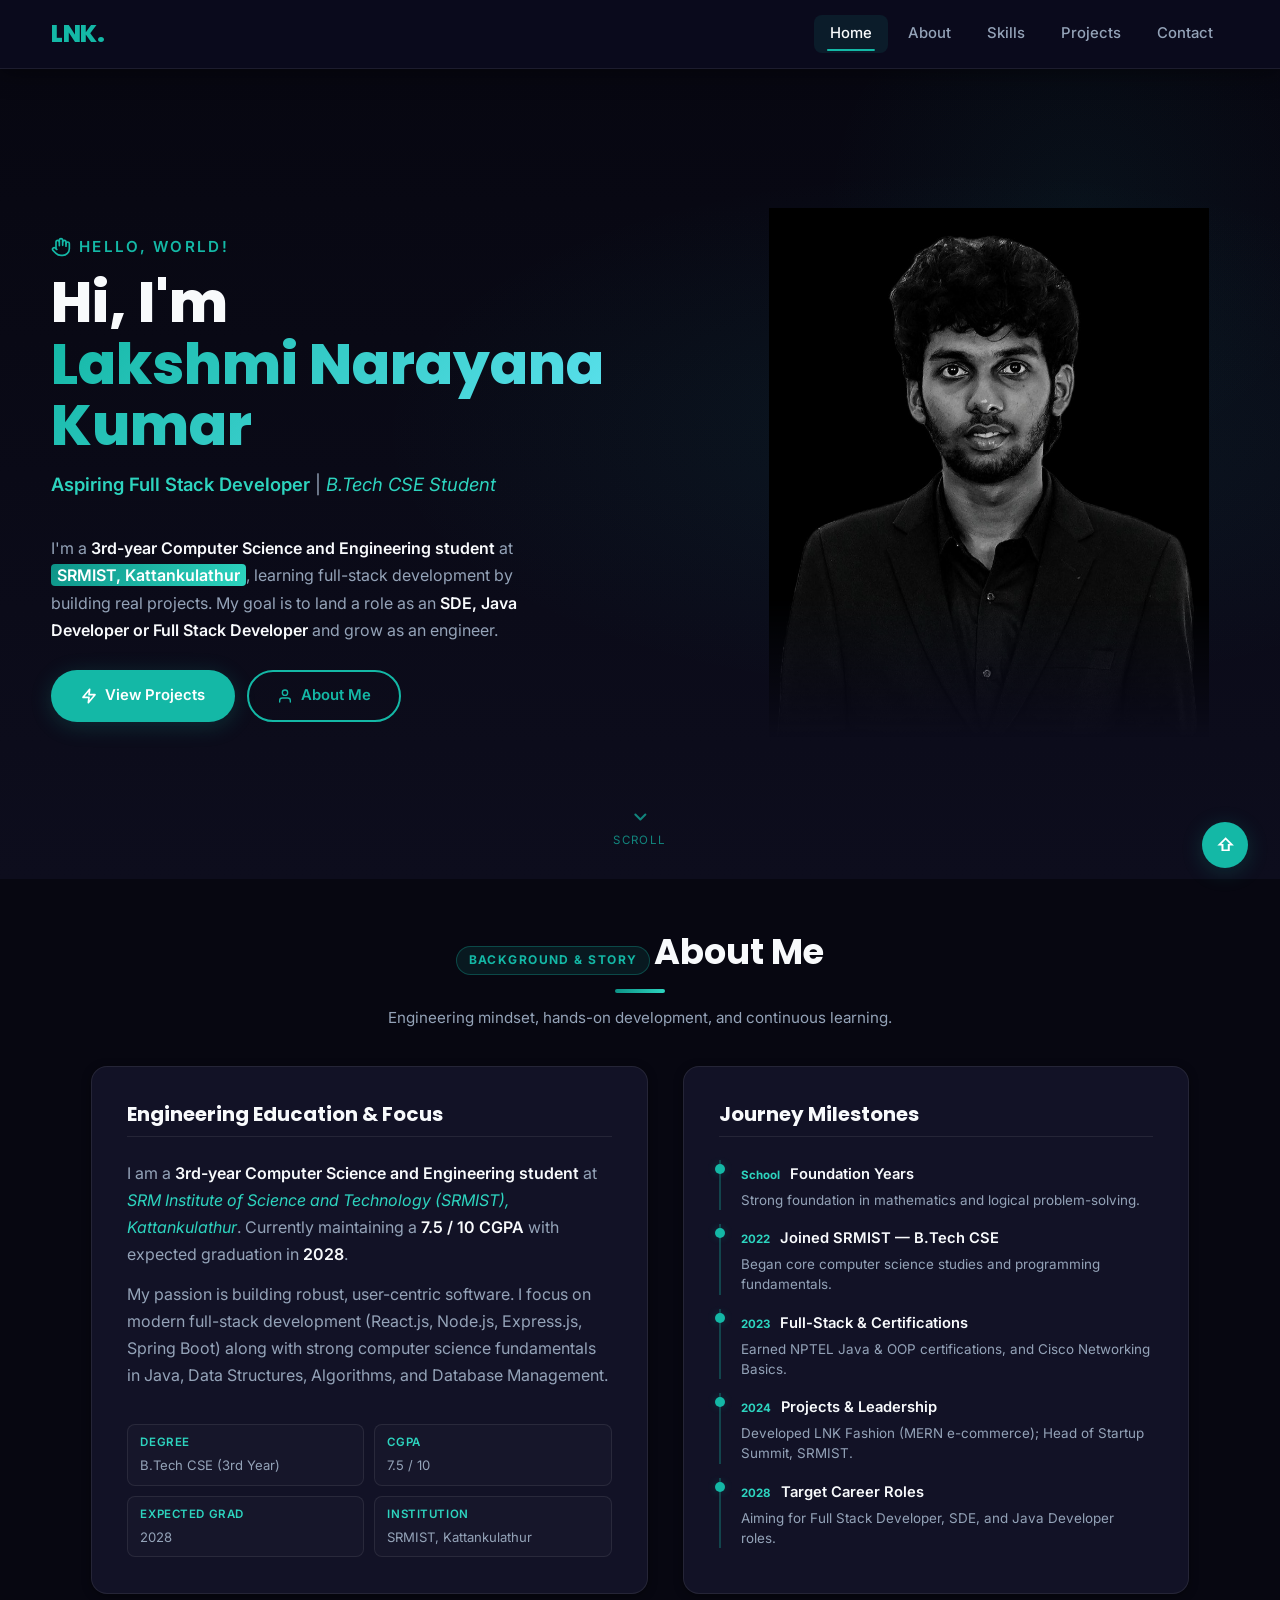
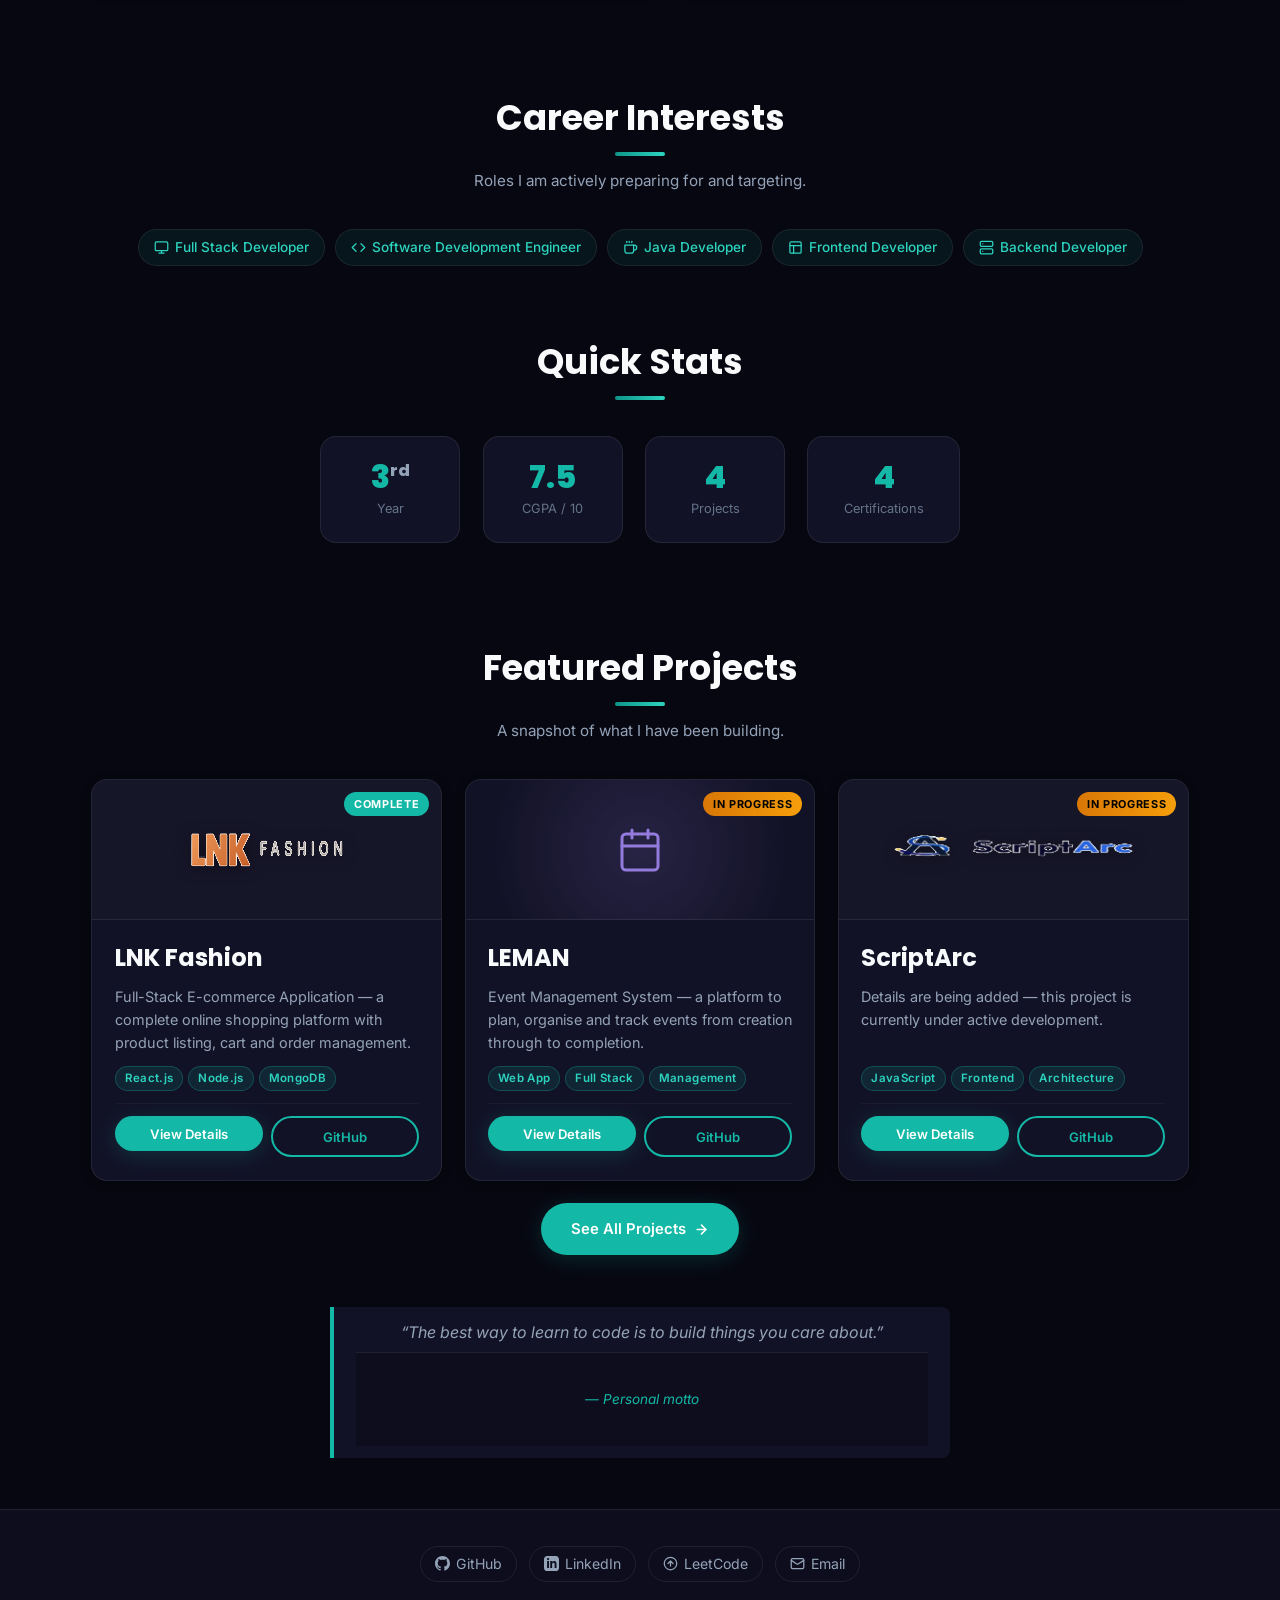
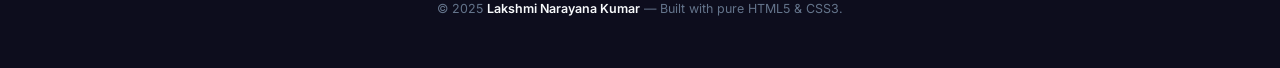
<file: index.html>
<!DOCTYPE html>
<!-- Topic 1: HTML Structure - DOCTYPE declaration -->
<html lang="en">
<head>
  <!-- Topic 1: HTML Structure - meta charset, viewport, title -->
  <meta charset="UTF-8" />
  <meta name="viewport" content="width=device-width, initial-scale=1.0" />
  <meta name="description" content="Lakshmi Narayana Kumar - B.Tech CSE student at SRMIST, aspiring Full Stack Developer." />
  <title>Lakshmi Narayana Kumar | Portfolio</title>
  <!-- Topic 6: Colors, Fonts - Google Fonts loaded via CSS @import in stylesheet -->
  <link rel="stylesheet" href="css/style.css" />
</head>

<body id="top">

  <!-- Scroll progress bar (cinematic upgrade) -->
  <div class="scroll-progress-bar" id="scrollBar" aria-hidden="true"></div>

  <!-- ============================================================
       Topic 1: HTML Structure - semantic <header> element
       Topic 9: Navigation Bar - sticky, Flexbox, hover, active state
       ============================================================ -->
  <header>
    <nav class="navbar" role="navigation" aria-label="Main navigation">
      <a href="index.html" class="nav-logo">LNK.</a>
      <!-- Topic 10: CSS Layouts - Flexbox nav list -->
      <ul class="nav-links">
        <li><a href="index.html"    class="active" aria-current="page">Home</a></li>
        <li><a href="about.html">About</a></li>
        <li><a href="skills.html">Skills</a></li>
        <li><a href="projects.html">Projects</a></li>
        <li><a href="contact.html">Contact</a></li>
      </ul>
    </nav>
  </header>

  <!-- Topic 1: HTML Structure - semantic <main> -->
  <main>

    <!-- ============================================================
         Topic 10: CSS Layouts - Hero section (Flexbox)
         Topic 6: Colors, Fonts - gradient hero background
         Topic 13: CSS Animations - fade-in heading, floating photo
         Topic 5: Images & Multimedia - profile photo, round + framed
         Topic 8: Alignment - text left / photo right on desktop
         ============================================================ -->
    <section class="hero" aria-label="Hero introduction">

      <!-- Left: text -->
      <div class="hero-text">

        <!-- Topic 2: Headings - greeting with inline SVG wave icon -->
        <span class="hero-greeting">
          <!-- SVG: hand wave icon -->
          <svg xmlns="http://www.w3.org/2000/svg" viewBox="0 0 24 24" fill="none"
               stroke="currentColor" stroke-width="2" stroke-linecap="round"
               stroke-linejoin="round" width="20" height="20" aria-hidden="true">
            <path d="M18 11V6a2 2 0 0 0-2-2v0a2 2 0 0 0-2 2v0"/>
            <path d="M14 10V4a2 2 0 0 0-2-2v0a2 2 0 0 0-2 2v2"/>
            <path d="M10 10.5V6a2 2 0 0 0-2-2v0a2 2 0 0 0-2 2v8"/>
            <path d="M18 8a2 2 0 1 1 4 0v6a8 8 0 0 1-8 8h-2c-2.8 0-4.5-.86-5.99-2.34l-3.6-3.6a2 2 0 0 1 2.83-2.82L7 15"/>
          </svg>
          Hello, World!
        </span>

        <!-- Topic 2: Headings - h1 main title -->
        <h1 class="hero-title">
          Hi, I&#39;m
          <!-- Topic 13: CSS Animations - name highlight fades in -->
          <span class="name-hl">Lakshmi Narayana Kumar</span>
        </h1>

        <!-- Topic 2: Text Formatting - <em> inside role line -->
        <p class="hero-role">
          <span>Aspiring Full Stack Developer</span>
          &#124; <em>B.Tech CSE Student</em>
        </p>

        <!-- Topic 2: Text Formatting - <strong>, <mark> in bio -->
        <p style="color:var(--text-secondary); max-width:500px; margin-bottom:1.6rem;">
          I&#39;m a <strong>3rd-year Computer Science and Engineering student</strong>
          at <mark>SRMIST, Kattankulathur</mark>, learning full-stack
          development by building real projects. My goal is to land a role as
          an <strong>SDE, Java Developer or Full Stack Developer</strong> and
          grow as an engineer.
        </p>

        <!-- Topic 4: Links - internal links styled as buttons -->
        <div class="hero-buttons">
          <!-- View Projects button with arrow icon -->
          <a href="projects.html" class="btn btn-primary">
            <svg xmlns="http://www.w3.org/2000/svg" viewBox="0 0 24 24" fill="none"
                 stroke="currentColor" stroke-width="2.5" stroke-linecap="round"
                 stroke-linejoin="round" width="16" height="16" aria-hidden="true">
              <polygon points="13 2 3 14 12 14 11 22 21 10 12 10 13 2"/>
            </svg>
            View Projects
          </a>
          <!-- About Me button with user profile icon -->
          <a href="#about" class="btn btn-outline">
            <svg xmlns="http://www.w3.org/2000/svg" viewBox="0 0 24 24" fill="none"
                 stroke="currentColor" stroke-width="2" stroke-linecap="round"
                 stroke-linejoin="round" width="16" height="16" aria-hidden="true">
              <path d="M20 21v-2a4 4 0 0 0-4-4H8a4 4 0 0 0-4 4v2"/>
              <circle cx="12" cy="7" r="4"/>
            </svg>
            About Me
          </a>
        </div>
      </div>

      <!-- Right: professional studio portrait (40-45% width, no circular frame, natural blend) -->
      <!-- Topic 5: Images & Multimedia -->
      <div class="hero-photo" id="hero-photo-wrap" aria-label="Profile portrait">
        <div class="portrait-frame">
          <img
            src="images/profile.jpg"
            alt="Lakshmi Narayana Kumar - portrait"
            class="portrait-img"
            id="hero-portrait"
            width="830"
            height="1024"
          />
        </div>
      </div>

      <!-- Scroll down hint -->
      <div class="scroll-hint" aria-hidden="true">
        <svg xmlns="http://www.w3.org/2000/svg" viewBox="0 0 24 24" fill="none"
             stroke="currentColor" stroke-width="2.5" stroke-linecap="round"
             stroke-linejoin="round">
          <polyline points="6 9 12 15 18 9"/>
        </svg>
        scroll
      </div>

    </section><!-- end .hero -->

    <!-- ============================================================
         About Me - Storytelling Section (Revealed on Scroll)
         Verified Education, Details & Milestones
         ============================================================ -->
    <section class="section reveal" id="about" aria-labelledby="about-heading">
      <div class="section-title">
        <span class="eyebrow-tag">Background &amp; Story</span>
        <h2 id="about-heading">About Me</h2>
        <span class="title-bar"></span>
        <p>Engineering mindset, hands-on development, and continuous learning.</p>
      </div>

      <div class="about-story-grid">
        <div class="about-story-card">
          <h3>Engineering Education &amp; Focus</h3>
          <p>
            I am a <strong>3rd-year Computer Science and Engineering student</strong>
            at <em>SRM Institute of Science and Technology (SRMIST), Kattankulathur</em>.
            Currently maintaining a <strong>7.5 / 10 CGPA</strong> with expected graduation in <strong>2028</strong>.
          </p>
          <p>
            My passion is building robust, user-centric software. I focus on modern full-stack development
            (React.js, Node.js, Express.js, Spring Boot) along with strong computer science fundamentals
            in Java, Data Structures, Algorithms, and Database Management.
          </p>
          <div class="edu-pills">
            <div class="edu-pill">
              <strong>Degree</strong>
              B.Tech CSE (3rd Year)
            </div>
            <div class="edu-pill">
              <strong>CGPA</strong>
              7.5 / 10
            </div>
            <div class="edu-pill">
              <strong>Expected Grad</strong>
              2028
            </div>
            <div class="edu-pill">
              <strong>Institution</strong>
              SRMIST, Kattankulathur
            </div>
          </div>
        </div>

        <div class="about-timeline-card">
          <h3>Journey Milestones</h3>
          <div class="mini-timeline">
            <div class="mini-tl-item">
              <span class="mini-tl-year">School</span>
              <strong>Foundation Years</strong>
              <p>Strong foundation in mathematics and logical problem-solving.</p>
            </div>
            <div class="mini-tl-item">
              <span class="mini-tl-year">2022</span>
              <strong>Joined SRMIST &mdash; B.Tech CSE</strong>
              <p>Began core computer science studies and programming fundamentals.</p>
            </div>
            <div class="mini-tl-item">
              <span class="mini-tl-year">2023</span>
              <strong>Full-Stack &amp; Certifications</strong>
              <p>Earned NPTEL Java &amp; OOP certifications, and Cisco Networking Basics.</p>
            </div>
            <div class="mini-tl-item">
              <span class="mini-tl-year">2024</span>
              <strong>Projects &amp; Leadership</strong>
              <p>Developed LNK Fashion (MERN e-commerce); Head of Startup Summit, SRMIST.</p>
            </div>
            <div class="mini-tl-item">
              <span class="mini-tl-year">2028</span>
              <strong>Target Career Roles</strong>
              <p>Aiming for Full Stack Developer, SDE, and Java Developer roles.</p>
            </div>
          </div>
        </div>
      </div>
    </section>

    <!-- ============================================================
         Career Interests - chips row
         Topic 10: CSS Layouts - Flexbox chip row
         Topic 2: Headings - h2
         ============================================================ -->
    <section class="section" aria-labelledby="interests-heading">      <div class="section-title">
        <h2 id="interests-heading">Career Interests</h2>
        <span class="title-bar"></span>
        <p>Roles I am actively preparing for and targeting.</p>
      </div>

      <!-- Topic 10: Flexbox chip layout -->
      <div class="chips-wrap" style="justify-content:center;">

        <span class="chip chip-anim" style="animation-delay:0.1s;">
          <!-- monitor icon -->
          <svg xmlns="http://www.w3.org/2000/svg" viewBox="0 0 24 24" fill="none"
               stroke="currentColor" stroke-width="2" stroke-linecap="round"
               stroke-linejoin="round" aria-hidden="true">
            <rect x="2" y="3" width="20" height="14" rx="2"/>
            <path d="M8 21h8M12 17v4"/>
          </svg>
          Full Stack Developer
        </span>

        <span class="chip chip-anim" style="animation-delay:0.2s;">
          <!-- code icon -->
          <svg xmlns="http://www.w3.org/2000/svg" viewBox="0 0 24 24" fill="none"
               stroke="currentColor" stroke-width="2" stroke-linecap="round"
               stroke-linejoin="round" aria-hidden="true">
            <polyline points="16 18 22 12 16 6"/>
            <polyline points="8 6 2 12 8 18"/>
          </svg>
          Software Development Engineer
        </span>

        <span class="chip chip-anim" style="animation-delay:0.3s;">
          <!-- coffee icon (Java) -->
          <svg xmlns="http://www.w3.org/2000/svg" viewBox="0 0 24 24" fill="none"
               stroke="currentColor" stroke-width="2" stroke-linecap="round"
               stroke-linejoin="round" aria-hidden="true">
            <path d="M17 8h1a4 4 0 1 1 0 8h-1"/>
            <path d="M3 8h14v9a4 4 0 0 1-4 4H7a4 4 0 0 1-4-4V8z"/>
            <line x1="6" y1="2" x2="6" y2="4"/>
            <line x1="10" y1="2" x2="10" y2="4"/>
            <line x1="14" y1="2" x2="14" y2="4"/>
          </svg>
          Java Developer
        </span>

        <span class="chip chip-anim" style="animation-delay:0.4s;">
          <!-- layout icon -->
          <svg xmlns="http://www.w3.org/2000/svg" viewBox="0 0 24 24" fill="none"
               stroke="currentColor" stroke-width="2" stroke-linecap="round"
               stroke-linejoin="round" aria-hidden="true">
            <rect x="3" y="3" width="18" height="18" rx="2"/>
            <path d="M3 9h18M9 21V9"/>
          </svg>
          Frontend Developer
        </span>

        <span class="chip chip-anim" style="animation-delay:0.5s;">
          <!-- server icon -->
          <svg xmlns="http://www.w3.org/2000/svg" viewBox="0 0 24 24" fill="none"
               stroke="currentColor" stroke-width="2" stroke-linecap="round"
               stroke-linejoin="round" aria-hidden="true">
            <rect x="2" y="2" width="20" height="8" rx="2"/>
            <rect x="2" y="14" width="20" height="8" rx="2"/>
            <line x1="6" y1="6" x2="6.01" y2="6"/>
            <line x1="6" y1="18" x2="6.01" y2="18"/>
          </svg>
          Backend Developer
        </span>

      </div>
    </section>

    <!-- ============================================================
         Quick Stats tiles
         Topic 10: Flexbox tiles row
         Topic 2: Text Formatting - <sup> inside CGPA label
         ============================================================ -->
    <section class="section" aria-labelledby="stats-heading" style="padding-top:0;">
      <div class="section-title">
        <h2 id="stats-heading">Quick Stats</h2>
        <span class="title-bar"></span>
      </div>

      <!-- Topic 10: Flexbox stats row -->
      <div class="stats-row">
        <div class="stat-tile">
          <!-- Topic 2: Text Formatting - <sup> -->
          <span class="num">3<sup style="font-size:1rem;">rd</sup></span>
          <span class="lbl">Year</span>
        </div>
        <div class="stat-tile">
          <span class="num">7.5</span>
          <span class="lbl">CGPA / 10</span>
        </div>
        <div class="stat-tile">
          <span class="num">4</span>
          <span class="lbl">Projects</span>
        </div>
        <div class="stat-tile">
          <span class="num">4</span>
          <span class="lbl">Certifications</span>
        </div>
      </div>
    </section>

    <!-- ============================================================
         Featured Projects preview
         Topic 10: CSS Grid - projects grid
         Topic 11: Borders & Backgrounds - card borders, shadows
         Topic 12: Transformations & Transitions - card hover lift
         Topic 8: Positioning - absolute badge
         ============================================================ -->
    <section class="section" aria-labelledby="featured-projects-heading">
      <div class="section-title">
        <h2 id="featured-projects-heading">Featured Projects</h2>
        <span class="title-bar"></span>
        <p>A snapshot of what I have been building.</p>
      </div>

      <!-- Topic 10: CSS Grid -->
      <div class="projects-grid">

        <!-- Project 1: LNK Fashion -->
        <!-- Topic 7: Box Model - margin, padding, border on card -->
        <article class="project-card" aria-labelledby="fp1-title">
          <!-- Topic 8: Positioning - absolutely positioned badge -->
          <span class="badge">Complete</span>
          <!-- Topic 11: Backgrounds - LNK Fashion Logo (transparent PNG) -->
          <div class="project-img-wrap" role="img" aria-label="LNK Fashion e-commerce project">
            <img src="images/projects/lnk-fashion.png" alt="LNK Fashion Logo" class="project-logo-img" />
          </div>
          <div class="project-body">
            <!-- Topic 2: Headings - h3 -->
            <h3 id="fp1-title">LNK Fashion</h3>
            <p>Full-Stack E-commerce Application &mdash; a complete online shopping
               platform with product listing, cart and order management.</p>
            <!-- Topic 3: Lists - project tags -->
            <div class="project-tags">
              <span class="tag">React.js</span>
              <span class="tag">Node.js</span>
              <span class="tag">MongoDB</span>
            </div>
            <!-- Topic 4: Links & Actions -->
            <div class="project-actions">
              <button type="button" class="btn btn-primary btn-modal-trigger" data-project="lnk-fashion">
                View Details
              </button>
              <a href="https://github.com/lakshminarayanankumar7-alt"
                 target="_blank" rel="noopener noreferrer"
                 class="btn btn-outline">
                GitHub
              </a>
            </div>
          </div>
        </article>

        <!-- Project 2: LEMAN -->
        <article class="project-card" aria-labelledby="fp2-title">
          <span class="badge badge-progress">In Progress</span>
          <div class="project-img-wrap grad-2" role="img" aria-label="LEMAN event management system">
            <!-- calendar SVG icon -->
            <svg xmlns="http://www.w3.org/2000/svg" viewBox="0 0 24 24" fill="none"
                 stroke="#a78bfa" stroke-width="1.5" stroke-linecap="round"
                 stroke-linejoin="round" width="48" height="48" aria-hidden="true">
              <rect x="3" y="4" width="18" height="18" rx="2" ry="2"/>
              <line x1="16" y1="2" x2="16" y2="6"/>
              <line x1="8" y1="2" x2="8" y2="6"/>
              <line x1="3" y1="10" x2="21" y2="10"/>
            </svg>
          </div>
          <div class="project-body">
            <h3 id="fp2-title">LEMAN</h3>
            <p>Event Management System &mdash; a platform to plan, organise and
               track events from creation through to completion.</p>
            <div class="project-tags">
              <span class="tag">Web App</span>
              <span class="tag">Full Stack</span>
              <span class="tag">Management</span>
            </div>
            <div class="project-actions">
              <button type="button" class="btn btn-primary btn-modal-trigger" data-project="leman">
                View Details
              </button>
              <a href="https://github.com/lakshminarayanankumar7-alt"
                 target="_blank" rel="noopener noreferrer"
                 class="btn btn-outline">
                GitHub
              </a>
            </div>
          </div>
        </article>

        <!-- Project 3: ScriptArc -->
        <article class="project-card" aria-labelledby="fp3-title">
          <span class="badge badge-progress">In Progress</span>
          <!-- Topic 11: Backgrounds - ScriptArc Logo (transparent PNG) -->
          <div class="project-img-wrap" role="img" aria-label="ScriptArc project">
            <img src="images/projects/scriptarc.png" alt="ScriptArc Logo" class="project-logo-img" />
          </div>
          <div class="project-body">
            <h3 id="fp3-title">ScriptArc</h3>
            <p>Details are being added &mdash; this project is currently
               under active development.</p>
            <div class="project-tags">
              <span class="tag">JavaScript</span>
              <span class="tag">Frontend</span>
              <span class="tag">Architecture</span>
            </div>
            <div class="project-actions">
              <button type="button" class="btn btn-primary btn-modal-trigger" data-project="scriptarc">
                View Details
              </button>
              <a href="https://github.com/lakshminarayanankumar7-alt"
                 target="_blank" rel="noopener noreferrer"
                 class="btn btn-outline">
                GitHub
              </a>
            </div>
          </div>
        </article>

      </div>

      <!-- Topic 4: Links - internal navigation link -->
      <div class="text-center mt-md">
        <a href="projects.html" class="btn btn-primary">
          See All Projects
          <svg xmlns="http://www.w3.org/2000/svg" viewBox="0 0 24 24" fill="none"
               stroke="currentColor" stroke-width="2.5" stroke-linecap="round"
               stroke-linejoin="round" width="15" height="15" aria-hidden="true">
            <line x1="5" y1="12" x2="19" y2="12"/>
            <polyline points="12 5 19 12 12 19"/>
          </svg>
        </a>
      </div>
    </section>

    <!-- ============================================================
         Closing quote
         Topic 2: Text Formatting - <blockquote>
         ============================================================ -->
    <section class="section" aria-label="Quote" style="padding-top:0;">
      <blockquote style="max-width:620px; margin:0 auto; text-align:center;">
        &#8220;The best way to learn to code is to build things you care about.&#8221;
        <footer>&mdash; Personal motto</footer>
      </blockquote>
    </section>

  </main><!-- end main -->

  <!-- Topic 1: HTML Structure - semantic <footer> -->
  <!-- Topic 4: Links - external links with target="_blank" rel="noopener" -->
  <footer>
    <div class="footer-links">
      <!-- GitHub -->
      <a href="https://github.com/lakshminarayanankumar7-alt"
         target="_blank" rel="noopener noreferrer">
        <svg xmlns="http://www.w3.org/2000/svg" viewBox="0 0 24 24" fill="currentColor"
             width="15" height="15" aria-hidden="true">
          <path d="M12 0c-6.626 0-12 5.373-12 12 0 5.302 3.438 9.8 8.207 11.387.599.111.793-.261.793-.577v-2.234c-3.338.726-4.033-1.416-4.033-1.416-.546-1.387-1.333-1.756-1.333-1.756-1.089-.745.083-.729.083-.729 1.205.084 1.839 1.237 1.839 1.237 1.07 1.834 2.807 1.304 3.492.997.107-.775.418-1.305.762-1.604-2.665-.305-5.467-1.334-5.467-5.931 0-1.311.469-2.381 1.236-3.221-.124-.303-.535-1.524.117-3.176 0 0 1.008-.322 3.301 1.23.957-.266 1.983-.399 3.003-.404 1.02.005 2.047.138 3.006.404 2.291-1.552 3.297-1.23 3.297-1.23.653 1.653.242 2.874.118 3.176.77.84 1.235 1.911 1.235 3.221 0 4.609-2.807 5.624-5.479 5.921.43.372.823 1.102.823 2.222v3.293c0 .319.192.694.801.576 4.765-1.589 8.199-6.086 8.199-11.386 0-6.627-5.373-12-12-12z"/>
        </svg>
        GitHub
      </a>
      <!-- LinkedIn -->
      <a href="https://www.linkedin.com/in/lakshmi-narayanan-kumar-5279a4340/"
         target="_blank" rel="noopener noreferrer">
        <svg xmlns="http://www.w3.org/2000/svg" viewBox="0 0 24 24" fill="currentColor"
             width="15" height="15" aria-hidden="true">
          <path d="M19 0h-14c-2.761 0-5 2.239-5 5v14c0 2.761 2.239 5 5 5h14c2.762 0 5-2.239 5-5v-14c0-2.761-2.238-5-5-5zm-11 19h-3v-11h3v11zm-1.5-12.268c-.966 0-1.75-.79-1.75-1.764s.784-1.764 1.75-1.764 1.75.79 1.75 1.764-.783 1.764-1.75 1.764zm13.5 12.268h-3v-5.604c0-3.368-4-3.113-4 0v5.604h-3v-11h3v1.765c1.396-2.586 7-2.777 7 2.476v6.759z"/>
        </svg>
        LinkedIn
      </a>
      <!-- LeetCode -->
      <a href="https://leetcode.com/u/Lakshmi_Narayana_Kumar/"
         target="_blank" rel="noopener noreferrer">
        <svg xmlns="http://www.w3.org/2000/svg" viewBox="0 0 24 24" fill="none"
             stroke="currentColor" stroke-width="2" stroke-linecap="round"
             stroke-linejoin="round" width="15" height="15" aria-hidden="true">
          <circle cx="12" cy="12" r="10"/>
          <path d="m16 12-4-4-4 4M12 16V8"/>
        </svg>
        LeetCode
      </a>
      <!-- Topic 4: Links - mailto link -->
      <!-- EDIT EMAIL -->
      <a href="mailto:lakshminarayanankumar7@gmail.com">
        <svg xmlns="http://www.w3.org/2000/svg" viewBox="0 0 24 24" fill="none"
             stroke="currentColor" stroke-width="2" stroke-linecap="round"
             stroke-linejoin="round" width="15" height="15" aria-hidden="true">
          <rect x="2" y="4" width="20" height="16" rx="2"/>
          <path d="m22 7-8.97 5.7a1.94 1.94 0 0 1-2.06 0L2 7"/>
        </svg>
        Email
      </a>
    </div>
    <!-- Topic 2: Text Formatting - <small>, <strong> -->
    <p>
      <small>
        &copy; 2025 <strong>Lakshmi Narayana Kumar</strong>
        &mdash; Built with pure HTML5 &amp; CSS3.
      </small>
    </p>
  </footer>

  <!-- Topic 4: Links - in-page anchor Back to top -->
  <!-- Topic 8: Positioning - position: fixed -->
  <a href="#top" class="back-to-top" aria-label="Back to top" title="Back to top">
    <!-- Up arrow using HTML entity - safe, no emoji bytes -->
    &#8679;
  </a>

  <!-- ============================================================
       Accessible Project Details Modal Dialog
       ============================================================ -->
  <div id="projectModal" class="modal-overlay" role="dialog" aria-modal="true" aria-labelledby="modalTitle" aria-hidden="true" tabindex="-1">
    <div class="modal-dialog">
      <button type="button" class="modal-close-btn" id="modalCloseBtn" aria-label="Close dialog">&times;</button>
      <div class="modal-header">
        <div id="modalLogoWrap"></div>
        <div class="modal-title-group">
          <h3 id="modalTitle">Project Title</h3>
          <span id="modalBadge" class="modal-badge badge">Status</span>
        </div>
      </div>
      <div class="modal-body">
        <p id="modalDesc"></p>
        <h4>Key Technical Highlights</h4>
        <ul id="modalHighlights"></ul>
        <h4>Technology Stack</h4>
        <div id="modalTags" class="project-tags"></div>
      </div>
      <div class="modal-footer">
        <a id="modalGithubLink" href="https://github.com/lakshminarayanankumar7-alt" target="_blank" rel="noopener noreferrer" class="btn btn-primary">
          <svg xmlns="http://www.w3.org/2000/svg" viewBox="0 0 24 24" fill="currentColor" width="16" height="16" aria-hidden="true">
            <path d="M12 0c-6.626 0-12 5.373-12 12 0 5.302 3.438 9.8 8.207 11.387.599.111.793-.261.793-.577v-2.234c-3.338.726-4.033-1.416-4.033-1.416-.546-1.387-1.333-1.756-1.333-1.756-1.089-.745.083-.729.083-.729 1.205.084 1.839 1.237 1.839 1.237 1.07 1.834 2.807 1.304 3.492.997.107-.775.418-1.305.762-1.604-2.665-.305-5.467-1.334-5.467-5.931 0-1.311.469-2.381 1.236-3.221-.124-.303-.535-1.524.117-3.176 0 0 1.008-.322 3.301 1.23.957-.266 1.983-.399 3.003-.404 1.02.005 2.047.138 3.006.404 2.291-1.552 3.297-1.23 3.297-1.23.653 1.653.242 2.874.118 3.176.77.84 1.235 1.911 1.235 3.221 0 4.609-2.807 5.624-5.479 5.921.43.372.823 1.102.823 2.222v3.293c0 .319.192.694.801.576 4.765-1.589 8.199-6.086 8.199-11.386 0-6.627-5.373-12-12-12z"/>
          </svg>
          View on GitHub
        </a>
      </div>
    </div>
  </div>

  <!-- Cinematic scroll script & Project Modal Controller -->
  <script>
    (function () {
      var reducedMotion = window.matchMedia('(prefers-reduced-motion: reduce)').matches;

      var scrollBar   = document.getElementById('scrollBar');
      var photoWrap   = document.getElementById('hero-photo-wrap');
      var portrait    = document.getElementById('hero-portrait');
      var heroText    = document.querySelector('.hero-text');
      var hero        = document.querySelector('.hero');

      /* ---- Scroll Progress Bar ---- */
      function updateProgress() {
        var scrollTop = window.scrollY || document.documentElement.scrollTop;
        var docHeight = document.documentElement.scrollHeight - window.innerHeight;
        var pct       = docHeight > 0 ? (scrollTop / docHeight) * 100 : 0;
        if (scrollBar) scrollBar.style.width = pct + '%';
      }

      /* ---- Cinematic Hero Scroll Animation with requestAnimationFrame ---- */
      var isTicking = false;
      function onScroll() {
        if (!isTicking) {
          window.requestAnimationFrame(function () {
            updateProgress();

            if (!reducedMotion && hero && photoWrap) {
              var scrollY = window.pageYOffset || document.documentElement.scrollTop;
              var heroH   = hero.offsetHeight;
              var progress = Math.min(1, Math.max(0, scrollY / (heroH * 0.72)));

              /* 1. Portrait moves downward slightly */
              /* 2. Portrait opacity smoothly decreases */
              var photoOpacity = Math.max(0, 1 - progress * 1.15);
              var photoY       = progress * 45;
              photoWrap.style.opacity   = photoOpacity;
              photoWrap.style.transform = 'translateY(' + photoY + 'px)';

              /* 3. Hero intro text fades away gently */
              if (heroText) {
                var textOpacity = Math.max(0, 1 - progress * 1.1);
                var textY       = -progress * 22;
                heroText.style.opacity   = textOpacity;
                heroText.style.transform = 'translateY(' + textY + 'px)';
              }
            }

            isTicking = false;
          });
          isTicking = true;
        }
      }

      window.addEventListener('scroll', onScroll, { passive: true });
      updateProgress();

      /* ---- Reveal on scroll (IntersectionObserver) ---- */
      if ('IntersectionObserver' in window) {
        var revealEls = document.querySelectorAll('.reveal');
        var revealObs = new IntersectionObserver(function (entries) {
          entries.forEach(function (entry) {
            if (entry.isIntersecting) {
              entry.target.classList.add('visible');
              revealObs.unobserve(entry.target);
            }
          });
        }, { threshold: 0.12 });
        revealEls.forEach(function (el) { revealObs.observe(el); });
      }

      /* ---- Interactive Project Modal Dialog ---- */
      var projectData = {
        'lnk-fashion': {
          title: 'LNK Fashion',
          badge: 'Complete',
          badgeClass: 'badge',
          logoHtml: '<img src="images/projects/lnk-fashion.png" alt="LNK Fashion Logo" class="modal-logo" />',
          desc: 'A full-featured full-stack e-commerce application developed as a complete MERN stack platform. Enables comprehensive online clothing retail with dynamic catalogue discovery, interactive shopping bag, user authentication, and order workflows.',
          highlights: [
            'End-to-end MERN architecture (React.js, Node.js, Express.js, MongoDB)',
            'Modular RESTful API design with structured data validation',
            'Full client-side state handling for shopping cart and user sessions',
            'Responsive product gallery with responsive layout for mobile and desktop'
          ],
          tags: ['React.js', 'Vite', 'Node.js', 'Express.js', 'MongoDB', 'REST API']
        },
        'leman': {
          title: 'LEMAN',
          badge: 'In Progress',
          badgeClass: 'badge badge-progress',
          logoHtml: '<svg xmlns="http://www.w3.org/2000/svg" viewBox="0 0 24 24" fill="none" stroke="#a78bfa" stroke-width="1.5" stroke-linecap="round" stroke-linejoin="round" width="44" height="44"><rect x="3" y="4" width="18" height="18" rx="2"/><line x1="16" y1="2" x2="16" y2="6"/><line x1="8" y1="2" x2="8" y2="6"/><line x1="3" y1="10" x2="21" y2="10"/></svg>',
          desc: 'An Event Management System engineered to organize, track, and manage events from inception to closure. Focused on college initiatives, campus festivals, and startup showcases.',
          highlights: [
            'Event scheduling, track assignment, and agenda monitoring',
            'Centralized participant registration and role-based access management',
            'Real-time status tracking for venues, coordinators, and schedules'
          ],
          tags: ['Web Application', 'Event Management', 'Full Stack', 'Database Design']
        },
        'scriptarc': {
          title: 'ScriptArc',
          badge: 'In Progress',
          badgeClass: 'badge badge-progress',
          logoHtml: '<img src="images/projects/scriptarc.png" alt="ScriptArc Logo" class="modal-logo" />',
          desc: 'An interactive developer utility and web application under active design and development. Explores modern frontend architecture, developer ergonomics, and reactive UI patterns.',
          highlights: [
            'Under active implementation with modern component-driven engineering',
            'Clean architectural separation between state and rendering layers',
            'Responsive interface design tailored for developers'
          ],
          tags: ['JavaScript', 'Frontend Architecture', 'UI/UX Design', 'Modern Web']
        },
        'finsmart': {
          title: 'FINSMART',
          badge: 'In Progress',
          badgeClass: 'badge badge-progress',
          logoHtml: '<svg xmlns="http://www.w3.org/2000/svg" viewBox="0 0 24 24" fill="none" stroke="#f59e0b" stroke-width="1.5" stroke-linecap="round" stroke-linejoin="round" width="44" height="44"><line x1="12" y1="1" x2="12" y2="23"/><path d="M17 5H9.5a3.5 3.5 0 0 0 0 7h5a3.5 3.5 0 0 1 0 7H6"/></svg>',
          desc: 'A smart financial management and budgeting platform designed for tracking expenditure, analyzing financial trends, and delivering actionable analytics.',
          highlights: [
            'Intelligent expense tracking and category classification',
            'Visual summary reports and progress tracking',
            'Data-first architecture prioritizing privacy and local efficiency'
          ],
          tags: ['FinTech', 'Data Analytics', 'Full Stack', 'Web Application']
        }
      };

      var modal       = document.getElementById('projectModal');
      var closeBtn    = document.getElementById('modalCloseBtn');
      var modalTitle  = document.getElementById('modalTitle');
      var modalBadge  = document.getElementById('modalBadge');
      var modalLogo   = document.getElementById('modalLogoWrap');
      var modalDesc   = document.getElementById('modalDesc');
      var modalHl     = document.getElementById('modalHighlights');
      var modalTags   = document.getElementById('modalTags');
      var lastFocused = null;

      function openModal(projKey, triggerEl) {
        var data = projectData[projKey];
        if (!data || !modal) return;
        lastFocused = triggerEl;

        modalTitle.textContent = data.title;
        modalBadge.textContent = data.badge;
        modalBadge.className   = data.badgeClass;
        modalLogo.innerHTML    = data.logoHtml;
        modalDesc.textContent  = data.desc;

        modalHl.innerHTML = '';
        data.highlights.forEach(function (h) {
          var li = document.createElement('li');
          li.textContent = h;
          modalHl.appendChild(li);
        });

        modalTags.innerHTML = '';
        data.tags.forEach(function (t) {
          var span = document.createElement('span');
          span.className   = 'tag';
          span.textContent = t;
          modalTags.appendChild(span);
        });

        modal.classList.add('active');
        modal.setAttribute('aria-hidden', 'false');
        document.body.style.overflow = 'hidden';
        closeBtn.focus();
      }

      function closeModal() {
        if (!modal) return;
        modal.classList.remove('active');
        modal.setAttribute('aria-hidden', 'true');
        document.body.style.overflow = '';
        if (lastFocused) lastFocused.focus();
      }

      document.querySelectorAll('.btn-modal-trigger').forEach(function (btn) {
        btn.addEventListener('click', function () {
          var p = this.getAttribute('data-project');
          openModal(p, this);
        });
      });

      if (closeBtn) closeBtn.addEventListener('click', closeModal);

      if (modal) {
        modal.addEventListener('click', function (e) {
          if (e.target === modal) closeModal();
        });
      }

      document.addEventListener('keydown', function (e) {
        if (e.key === 'Escape' && modal && modal.classList.contains('active')) {
          closeModal();
        }
      });
    })();
  </script>

</body>
</html>
</file>
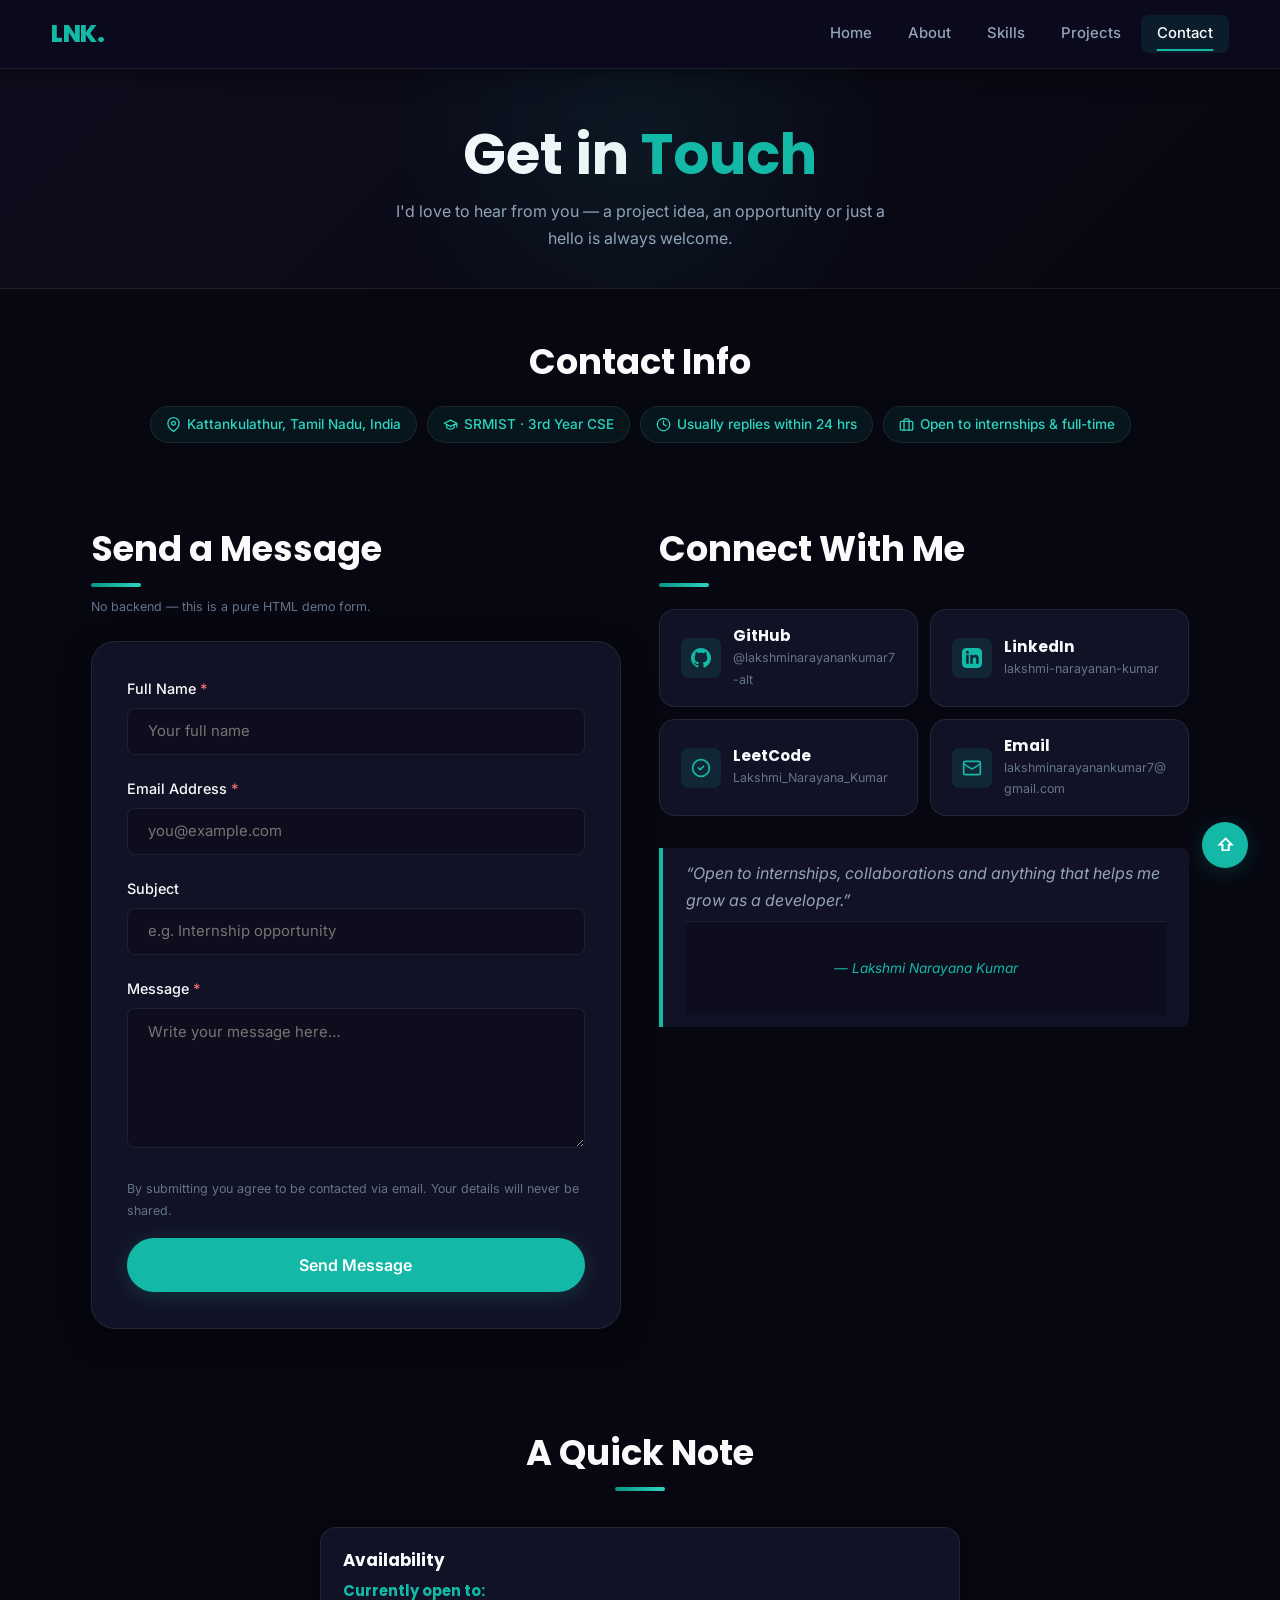
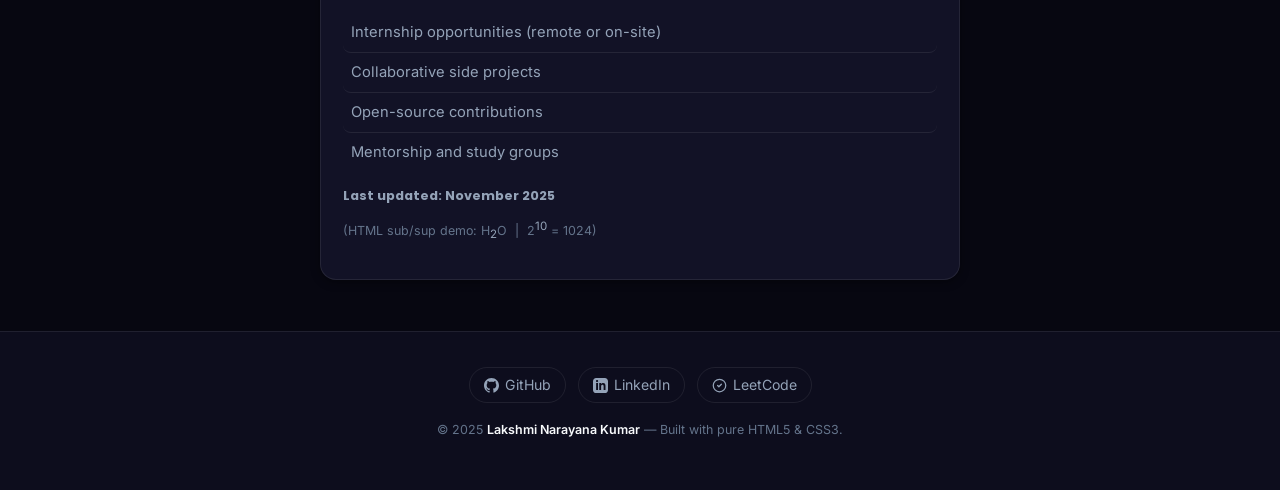
<file: contact.html>
<!DOCTYPE html>
<!-- Topic 1: HTML Structure - DOCTYPE, lang attribute -->
<html lang="en">
<head>
  <!-- Topic 1: HTML Structure - meta charset, viewport, title -->
  <meta charset="UTF-8" />
  <meta name="viewport" content="width=device-width, initial-scale=1.0" />
  <meta name="description" content="Contact Lakshmi Narayana Kumar - send a message, connect on GitHub, LinkedIn or LeetCode." />
  <title>Contact | Lakshmi Narayana Kumar</title>
  <!-- Topic 6: Colors, Fonts - shared stylesheet with CSS variables and Google Fonts -->
  <link rel="stylesheet" href="css/style.css" />
</head>

<body id="top">

  <!-- Scroll progress bar (cinematic upgrade) -->
  <div class="scroll-progress-bar" id="scrollBar" aria-hidden="true"></div>

  <!-- Topic 1: HTML Structure - semantic <header> -->
  <!-- Topic 9: Navigation Bar - sticky, hover, active-page highlight -->
  <header>
    <nav class="navbar" role="navigation" aria-label="Main navigation">
      <a href="index.html" class="nav-logo">LNK.</a>
      <ul class="nav-links">
        <li><a href="index.html">Home</a></li>
        <li><a href="about.html">About</a></li>
        <li><a href="skills.html">Skills</a></li>
        <li><a href="projects.html">Projects</a></li>
        <li><a href="contact.html" class="active" aria-current="page">Contact</a></li>
      </ul>
    </nav>
  </header>

  <!-- Topic 1: HTML Structure - semantic <main> -->
  <main>

    <!-- Topic 13: CSS Animations - fade-in page hero -->
    <section class="page-hero" aria-label="Page heading">
      <!-- Topic 2: Headings - h1 -->
      <h1>Get in <span style="color:var(--accent);">Touch</span></h1>
      <p>
        I&#39;d love to hear from you &mdash; a project idea, an opportunity
        or just a hello is always welcome.
      </p>
    </section>

    <!-- ============================================================
         Topic 10: CSS Layouts - Flexbox contact info strip
         ============================================================ -->
    <section class="section" aria-labelledby="contact-info-heading">
      <!-- Topic 2: Headings - h2 -->
      <h2 id="contact-info-heading" class="text-center mb-md">Contact Info</h2>

      <!-- Topic 10: Flexbox chip strip -->
      <div class="chips-wrap" style="justify-content:center; margin-bottom:2rem;">
        <span class="chip">
          <svg xmlns="http://www.w3.org/2000/svg" viewBox="0 0 24 24" fill="none"
               stroke="currentColor" stroke-width="2" stroke-linecap="round"
               stroke-linejoin="round" aria-hidden="true">
            <path d="M21 10c0 7-9 13-9 13s-9-6-9-13a9 9 0 0 1 18 0z"/>
            <circle cx="12" cy="10" r="3"/>
          </svg>
          Kattankulathur, Tamil Nadu, India
        </span>
        <span class="chip">
          <svg xmlns="http://www.w3.org/2000/svg" viewBox="0 0 24 24" fill="none"
               stroke="currentColor" stroke-width="2" stroke-linecap="round"
               stroke-linejoin="round" aria-hidden="true">
            <path d="M22 10v6M2 10l10-5 10 5-10 5z"/>
            <path d="M6 12v5c3 3 9 3 12 0v-5"/>
          </svg>
          SRMIST &middot; 3rd Year CSE
        </span>
        <span class="chip">
          <svg xmlns="http://www.w3.org/2000/svg" viewBox="0 0 24 24" fill="none"
               stroke="currentColor" stroke-width="2" stroke-linecap="round"
               stroke-linejoin="round" aria-hidden="true">
            <circle cx="12" cy="12" r="10"/>
            <polyline points="12 6 12 12 16 14"/>
          </svg>
          Usually replies within 24 hrs
        </span>
        <span class="chip">
          <svg xmlns="http://www.w3.org/2000/svg" viewBox="0 0 24 24" fill="none"
               stroke="currentColor" stroke-width="2" stroke-linecap="round"
               stroke-linejoin="round" aria-hidden="true">
            <rect x="2" y="7" width="20" height="14" rx="2" ry="2"/>
            <path d="M16 21V5a2 2 0 0 0-2-2h-4a2 2 0 0 0-2 2v16"/>
          </svg>
          Open to internships &amp; full-time
        </span>
      </div>
    </section>

    <!-- ============================================================
         Main contact grid - form + social links
         Topic 7: Box Model - form padding/margin/border
         ============================================================ -->
    <section class="section" aria-labelledby="form-social-heading" style="padding-top:0;">
      <div class="contact-layout">

        <!-- LEFT: Contact Form -->
        <div>
          <div class="section-title" style="text-align:left; margin-bottom:1.4rem;">
            <!-- Topic 2: Headings - h2 -->
            <h2 id="form-social-heading">Send a Message</h2>
            <span class="title-bar" style="margin:6px 0 0;"></span>
            <!-- Topic 2: Text Formatting - <small> -->
            <p style="margin-top:0.5rem; font-size:0.87rem; color:var(--text-muted);">
              <small>No backend &mdash; this is a pure HTML demo form.</small>
            </p>
          </div>

          <!-- Topic 7: Box Model - contact-form has padding, border, margin -->
          <form
            class="contact-form"
            action="#"
            method="POST"
            aria-label="Contact form"
            onsubmit="
              event.preventDefault();
              this.querySelector('.success-msg').style.display='block';
              this.querySelector('.btn-submit').disabled=true;
              this.querySelector('.btn-submit').textContent='Message Sent!';
            ">

            <div class="form-group">
              <label for="contact-name">
                Full Name <span style="color:#f87171;">*</span>
              </label>
              <input
                type="text"
                id="contact-name"
                name="name"
                placeholder="Your full name"
                required
                autocomplete="name"
              />
            </div>

            <div class="form-group">
              <label for="contact-email">
                Email Address <span style="color:#f87171;">*</span>
              </label>
              <input
                type="email"
                id="contact-email"
                name="email"
                placeholder="you@example.com"
                required
                autocomplete="email"
              />
            </div>

            <div class="form-group">
              <label for="contact-subject">Subject</label>
              <input
                type="text"
                id="contact-subject"
                name="subject"
                placeholder="e.g. Internship opportunity"
              />
            </div>

            <div class="form-group">
              <label for="contact-message">
                Message <span style="color:#f87171;">*</span>
              </label>
              <textarea
                id="contact-message"
                name="message"
                placeholder="Write your message here&#8230;"
                required
                rows="6"
              ></textarea>
            </div>

            <!-- Topic 2: Text Formatting - <small> disclaimer -->
            <p style="font-size:0.8rem; color:var(--text-muted); margin-bottom:1rem;">
              <small>
                By submitting you agree to be contacted via email.
                Your details will never be shared.
              </small>
            </p>

            <!-- Topic 12: Transitions - button hover; Topic 13: pulse animation -->
            <button type="submit" class="btn btn-primary btn-submit">
              Send Message
            </button>

            <!-- Success message (hidden until form submit) -->
            <div class="success-msg"
                 style="display:none; margin-top:1rem; padding:1rem;
                        background:rgba(20,184,166,0.1); border:1px solid var(--accent);
                        border-radius:var(--r-sm); color:var(--accent); text-align:center;">
              <strong>Thank you!</strong> Your message was received.
            </div>

          </form>
        </div><!-- end form col -->

        <!-- RIGHT: Social / Direct Links -->
        <div>
          <div class="section-title" style="text-align:left; margin-bottom:1.4rem;">
            <!-- Topic 2: Headings - h2 -->
            <h2>Connect With Me</h2>
            <span class="title-bar" style="margin:6px 0 0;"></span>
          </div>

          <!-- Topic 10: CSS Grid - social links grid -->
          <!-- Topic 4: Links - external links with target="_blank" rel="noopener" -->
          <div class="social-links">

            <!-- GitHub -->
            <a href="https://github.com/lakshminarayanankumar7-alt"
               target="_blank" rel="noopener noreferrer"
               class="social-link" aria-label="GitHub profile">
              <span class="s-icon">
                <svg xmlns="http://www.w3.org/2000/svg" viewBox="0 0 24 24"
                     fill="currentColor" aria-hidden="true">
                  <path d="M12 0c-6.626 0-12 5.373-12 12 0 5.302 3.438 9.8 8.207 11.387.599.111.793-.261.793-.577v-2.234c-3.338.726-4.033-1.416-4.033-1.416-.546-1.387-1.333-1.756-1.333-1.756-1.089-.745.083-.729.083-.729 1.205.084 1.839 1.237 1.839 1.237 1.07 1.834 2.807 1.304 3.492.997.107-.775.418-1.305.762-1.604-2.665-.305-5.467-1.334-5.467-5.931 0-1.311.469-2.381 1.236-3.221-.124-.303-.535-1.524.117-3.176 0 0 1.008-.322 3.301 1.23.957-.266 1.983-.399 3.003-.404 1.02.005 2.047.138 3.006.404 2.291-1.552 3.297-1.23 3.297-1.23.653 1.653.242 2.874.118 3.176.77.84 1.235 1.911 1.235 3.221 0 4.609-2.807 5.624-5.479 5.921.43.372.823 1.102.823 2.222v3.293c0 .319.192.694.801.576 4.765-1.589 8.199-6.086 8.199-11.386 0-6.627-5.373-12-12-12z"/>
                </svg>
              </span>
              <div>
                <!-- Topic 2: Headings - h4 -->
                <h4 style="font-size:0.95rem; margin-bottom:2px;">GitHub</h4>
                <!-- Topic 2: Text Formatting - <small> -->
                <small>@lakshminarayanankumar7-alt</small>
              </div>
            </a>

            <!-- LinkedIn -->
            <a href="https://www.linkedin.com/in/lakshmi-narayanan-kumar-5279a4340/"
               target="_blank" rel="noopener noreferrer"
               class="social-link" aria-label="LinkedIn profile">
              <span class="s-icon">
                <svg xmlns="http://www.w3.org/2000/svg" viewBox="0 0 24 24"
                     fill="currentColor" aria-hidden="true">
                  <path d="M19 0h-14c-2.761 0-5 2.239-5 5v14c0 2.761 2.239 5 5 5h14c2.762 0 5-2.239 5-5v-14c0-2.761-2.238-5-5-5zm-11 19h-3v-11h3v11zm-1.5-12.268c-.966 0-1.75-.79-1.75-1.764s.784-1.764 1.75-1.764 1.75.79 1.75 1.764-.783 1.764-1.75 1.764zm13.5 12.268h-3v-5.604c0-3.368-4-3.113-4 0v5.604h-3v-11h3v1.765c1.396-2.586 7-2.777 7 2.476v6.759z"/>
                </svg>
              </span>
              <div>
                <h4 style="font-size:0.95rem; margin-bottom:2px;">LinkedIn</h4>
                <small>lakshmi-narayanan-kumar</small>
              </div>
            </a>

            <!-- LeetCode -->
            <a href="https://leetcode.com/u/Lakshmi_Narayana_Kumar/"
               target="_blank" rel="noopener noreferrer"
               class="social-link" aria-label="LeetCode profile">
              <span class="s-icon">
                <svg xmlns="http://www.w3.org/2000/svg" viewBox="0 0 24 24" fill="none"
                     stroke="currentColor" stroke-width="2" stroke-linecap="round"
                     stroke-linejoin="round" aria-hidden="true">
                  <circle cx="12" cy="12" r="10"/>
                  <path d="m9 12 2 2 4-4"/>
                </svg>
              </span>
              <div>
                <h4 style="font-size:0.95rem; margin-bottom:2px;">LeetCode</h4>
                <small>Lakshmi_Narayana_Kumar</small>
              </div>
            </a>

            <!-- Topic 4: Links - mailto link -->
            <!-- EDIT EMAIL -->
            <a href="mailto:lakshminarayanankumar7@gmail.com"
               class="social-link" aria-label="Send email">
              <span class="s-icon">
                <svg xmlns="http://www.w3.org/2000/svg" viewBox="0 0 24 24" fill="none"
                     stroke="currentColor" stroke-width="2" stroke-linecap="round"
                     stroke-linejoin="round" aria-hidden="true">
                  <rect x="2" y="4" width="20" height="16" rx="2"/>
                  <path d="m22 7-8.97 5.7a1.94 1.94 0 0 1-2.06 0L2 7"/>
                </svg>
              </span>
              <div>
                <h4 style="font-size:0.95rem; margin-bottom:2px;">Email</h4>
                <small>lakshminarayanankumar7@gmail.com</small>
              </div>
            </a>

          </div><!-- end .social-links -->

          <!-- Topic 2: Text Formatting - blockquote on contact page -->
          <blockquote style="margin-top:2rem;">
            &#8220;Open to internships, collaborations and anything that
             helps me grow as a developer.&#8221;
            <footer>&mdash; Lakshmi Narayana Kumar</footer>
          </blockquote>

        </div><!-- end social col -->
      </div><!-- end .contact-layout -->
    </section>

    <!-- ============================================================
         Topic 2: Text Formatting - h4-h6, additional formatting demo
         ============================================================ -->
    <section class="section" aria-labelledby="extras-heading">
      <div class="section-title">
        <!-- Topic 2: Headings - h2 -->
        <h2 id="extras-heading">A Quick Note</h2>
        <span class="title-bar"></span>
      </div>

      <div class="card" style="max-width:640px; margin:0 auto;">
        <!-- Topic 2: Headings - h4 -->
        <h4>Availability</h4>
        <!-- Topic 2: Headings - h5 -->
        <h5 style="color:var(--accent); margin:0.7rem 0 0.4rem;">
          Currently open to:
        </h5>
        <!-- Topic 3: Lists - unordered list -->
        <ul class="skill-list">
          <li>Internship opportunities (remote or on-site)</li>
          <li>Collaborative side projects</li>
          <li>Open-source contributions</li>
          <li>Mentorship and study groups</li>
        </ul>
        <!-- Topic 2: Headings - h6 -->
        <h6 style="margin-top:1rem;">Last updated: November 2025</h6>

        <!-- Topic 2: Text Formatting - sub and sup demo -->
        <p style="margin-top:0.8rem; font-size:0.88rem; color:var(--text-muted);">
          <small>
            (HTML sub/sup demo: H<sub>2</sub>O &nbsp;|&nbsp;
            2<sup>10</sup> = 1024)
          </small>
        </p>
      </div>
    </section>

  </main><!-- end main -->

  <!-- Topic 1: HTML Structure - semantic <footer> -->
  <!-- Topic 4: Links - external links + mailto -->
  <footer>
    <div class="footer-links">
      <a href="https://github.com/lakshminarayanankumar7-alt"
         target="_blank" rel="noopener noreferrer">
        <svg xmlns="http://www.w3.org/2000/svg" viewBox="0 0 24 24" fill="currentColor"
             width="15" height="15" aria-hidden="true">
          <path d="M12 0c-6.626 0-12 5.373-12 12 0 5.302 3.438 9.8 8.207 11.387.599.111.793-.261.793-.577v-2.234c-3.338.726-4.033-1.416-4.033-1.416-.546-1.387-1.333-1.756-1.333-1.756-1.089-.745.083-.729.083-.729 1.205.084 1.839 1.237 1.839 1.237 1.07 1.834 2.807 1.304 3.492.997.107-.775.418-1.305.762-1.604-2.665-.305-5.467-1.334-5.467-5.931 0-1.311.469-2.381 1.236-3.221-.124-.303-.535-1.524.117-3.176 0 0 1.008-.322 3.301 1.23.957-.266 1.983-.399 3.003-.404 1.02.005 2.047.138 3.006.404 2.291-1.552 3.297-1.23 3.297-1.23.653 1.653.242 2.874.118 3.176.77.84 1.235 1.911 1.235 3.221 0 4.609-2.807 5.624-5.479 5.921.43.372.823 1.102.823 2.222v3.293c0 .319.192.694.801.576 4.765-1.589 8.199-6.086 8.199-11.386 0-6.627-5.373-12-12-12z"/>
        </svg>
        GitHub
      </a>
      <a href="https://www.linkedin.com/in/lakshmi-narayanan-kumar-5279a4340/"
         target="_blank" rel="noopener noreferrer">
        <svg xmlns="http://www.w3.org/2000/svg" viewBox="0 0 24 24" fill="currentColor"
             width="15" height="15" aria-hidden="true">
          <path d="M19 0h-14c-2.761 0-5 2.239-5 5v14c0 2.761 2.239 5 5 5h14c2.762 0 5-2.239 5-5v-14c0-2.761-2.238-5-5-5zm-11 19h-3v-11h3v11zm-1.5-12.268c-.966 0-1.75-.79-1.75-1.764s.784-1.764 1.75-1.764 1.75.79 1.75 1.764-.783 1.764-1.75 1.764zm13.5 12.268h-3v-5.604c0-3.368-4-3.113-4 0v5.604h-3v-11h3v1.765c1.396-2.586 7-2.777 7 2.476v6.759z"/>
        </svg>
        LinkedIn
      </a>
      <a href="https://leetcode.com/u/Lakshmi_Narayana_Kumar/"
         target="_blank" rel="noopener noreferrer">
        <svg xmlns="http://www.w3.org/2000/svg" viewBox="0 0 24 24" fill="none"
             stroke="currentColor" stroke-width="2" stroke-linecap="round"
             stroke-linejoin="round" width="15" height="15" aria-hidden="true">
          <circle cx="12" cy="12" r="10"/>
          <path d="m9 12 2 2 4-4"/>
        </svg>
        LeetCode
      </a>
    </div>
    <!-- Topic 2: Text Formatting - <small>, <strong> -->
    <p>
      <small>
        &copy; 2025 <strong>Lakshmi Narayana Kumar</strong>
        &mdash; Built with pure HTML5 &amp; CSS3.
      </small>
    </p>
  </footer>

  <!-- Topic 4: Links - in-page anchor Back to top -->
  <!-- Topic 8: Positioning - position: fixed -->
  <a href="#top" class="back-to-top" aria-label="Back to top" title="Back to top">
    &#8679;
  </a>

  <!-- Scroll progress bar script -->
  <script>
    (function () {
      var scrollBar = document.getElementById('scrollBar');
      function updateProgress() {
        var scrollTop = window.scrollY || document.documentElement.scrollTop;
        var docH = document.documentElement.scrollHeight - window.innerHeight;
        if (scrollBar) scrollBar.style.width = (docH > 0 ? (scrollTop / docH) * 100 : 0) + '%';
      }
      window.addEventListener('scroll', updateProgress, { passive: true });
      updateProgress();
    })();
  </script>

</body>
</html>
</file>
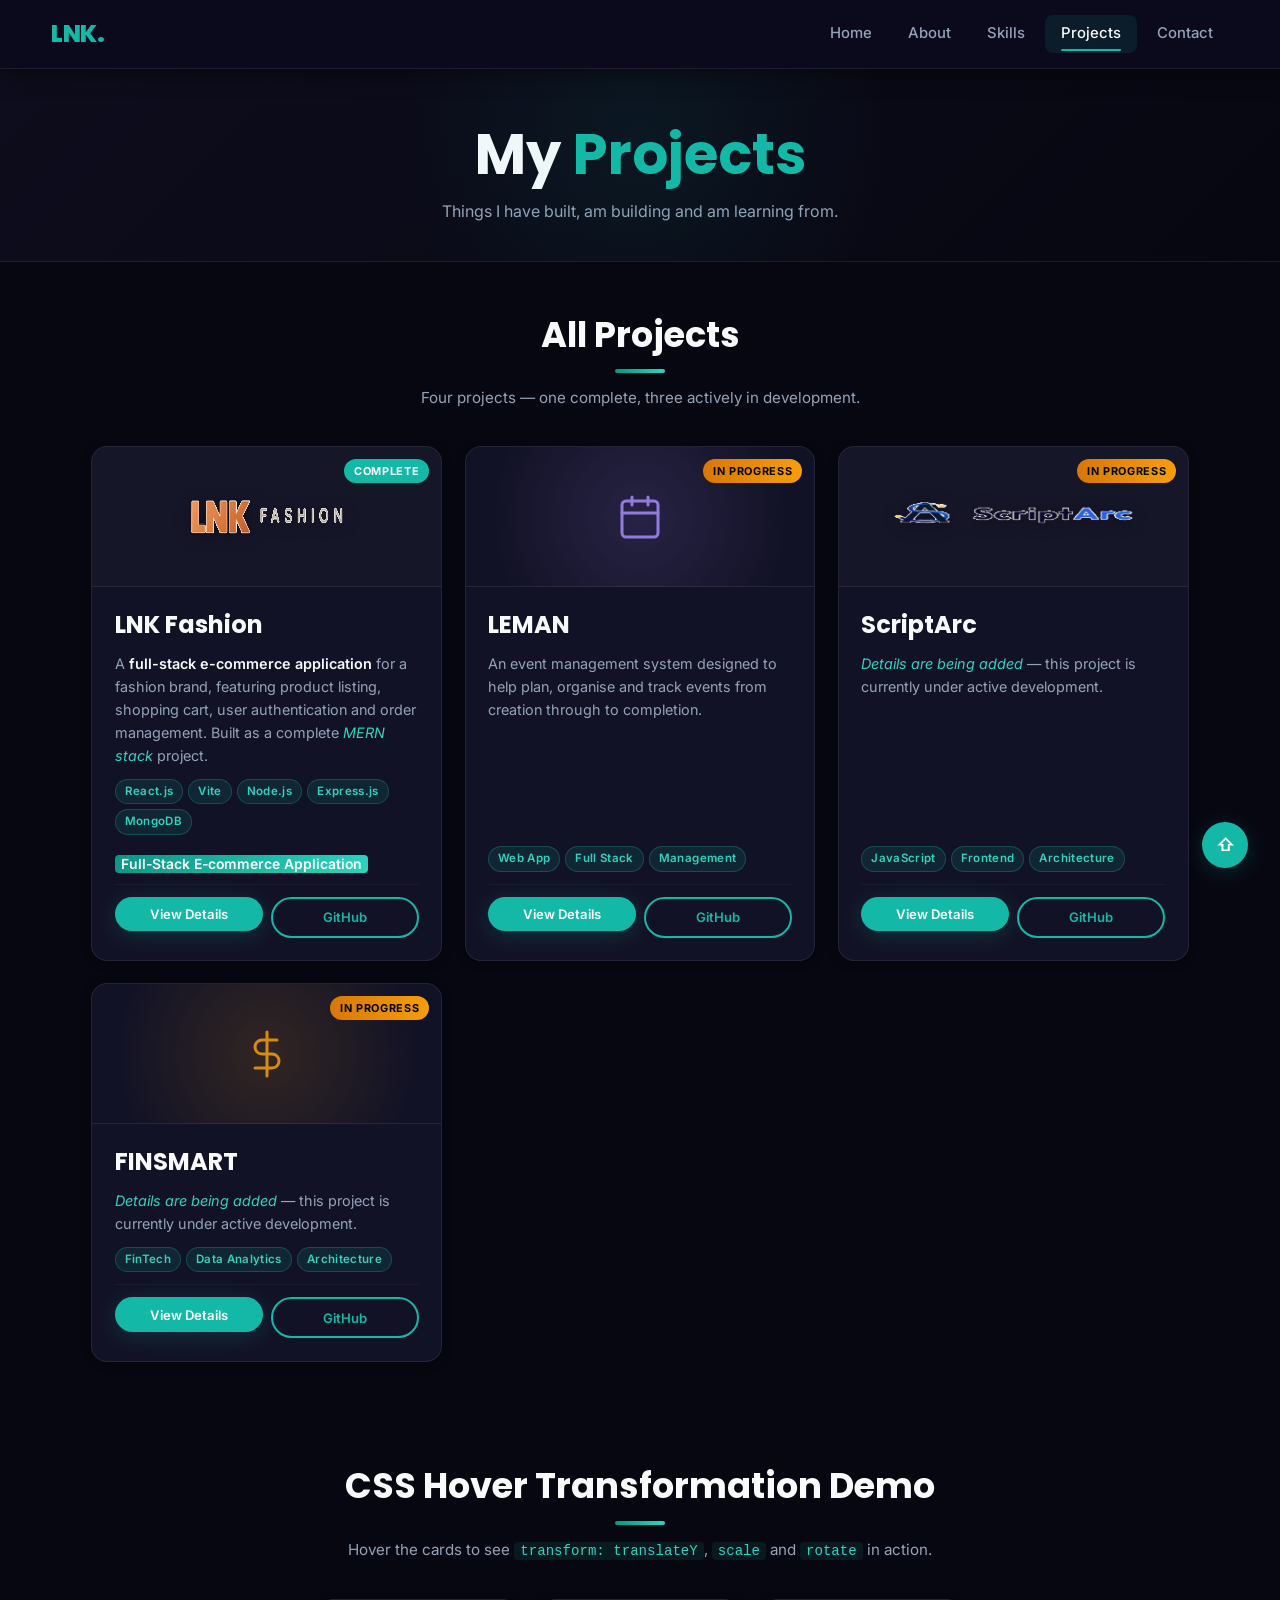
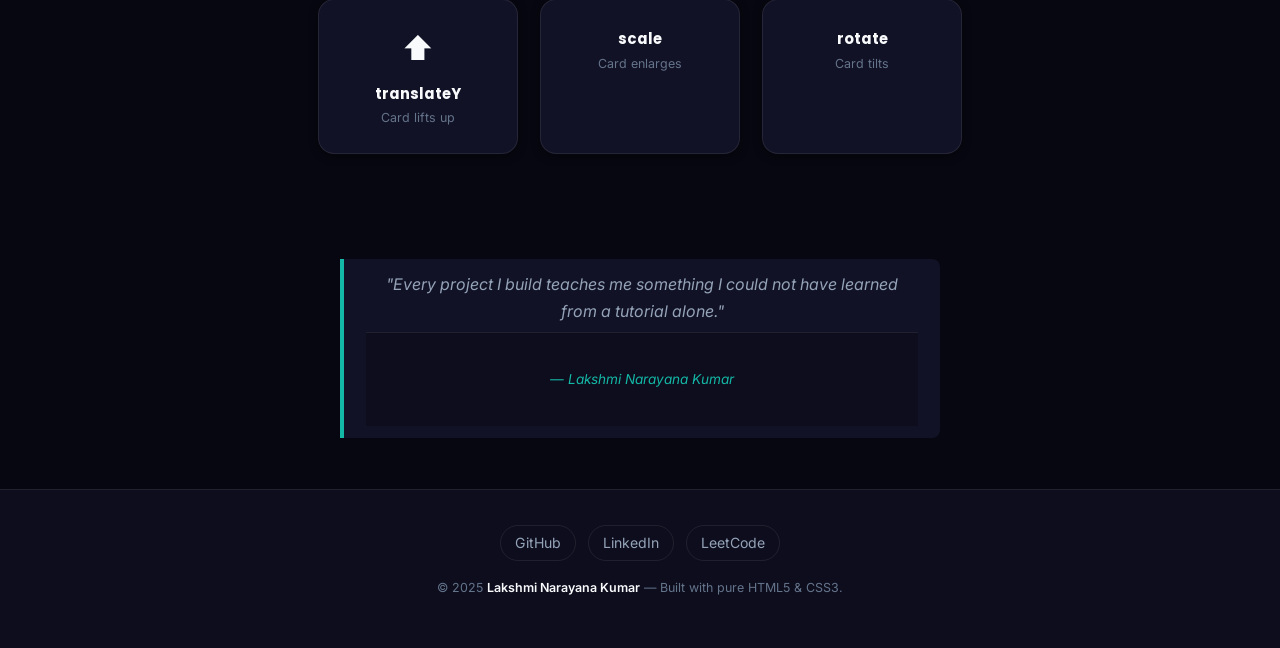
<file: projects.html>
<!DOCTYPE html>
<!-- Topic 1: HTML Structure &mdash; DOCTYPE, lang attribute -->
<html lang="en">
<head>
  <!-- Topic 1: HTML Structure &mdash; meta charset, viewport, title -->
  <meta charset="UTF-8" />
  <meta name="viewport" content="width=device-width, initial-scale=1.0" />
  <meta name="description" content="Projects by Lakshmi Narayana Kumar &mdash; LNK Fashion, LEMAN, ScriptArc, FINSMART." />
  <title>Projects | Lakshmi Narayana Kumar</title>
  <!-- Topic 6: Colors, Fonts &mdash; shared stylesheet with CSS variables & Google Fonts -->
  <link rel="stylesheet" href="css/style.css" />
</head>

<body id="top">

  <!-- Scroll progress bar (cinematic upgrade) -->
  <div class="scroll-progress-bar" id="scrollBar" aria-hidden="true"></div>

  <!-- Topic 1: HTML Structure &mdash; semantic <header> -->
  <!-- Topic 9: Navigation Bar &mdash; sticky, hover, active-page highlight -->
  <header>
    <nav class="navbar" role="navigation" aria-label="Main navigation">
      <a href="index.html" class="nav-logo">LNK.</a>
      <ul class="nav-links">
        <li><a href="index.html">Home</a></li>
        <li><a href="about.html">About</a></li>
        <li><a href="skills.html">Skills</a></li>
        <li><a href="projects.html" class="active" aria-current="page">Projects</a></li>
        <li><a href="contact.html">Contact</a></li>
      </ul>
    </nav>
  </header>

  <!-- Topic 1: HTML Structure &mdash; semantic <main> -->
  <main>

    <!-- Topic 13: CSS Animations &mdash; fade-in page hero -->
    <section class="page-hero" aria-label="Page heading">
      <!-- Topic 2: Headings &mdash; h1 -->
      <h1>My <span style="color:var(--accent);">Projects</span></h1>
      <p style="color:var(--text-secondary); max-width:500px; margin:0.5rem auto 0;">
        Things I have built, am building and am learning from.
      </p>
    </section>

    <!-- ============================================================
         Topic 10: CSS Layouts &mdash; CSS Grid for project cards
         Topic 7: Box Model &mdash; margin, padding, border, box-sizing
         Topic 11: Borders & Backgrounds &mdash; card styling, gradients
         Topic 12: Transformations & Transitions &mdash; card hover lift/scale/rotate
         Topic 8: Positioning &mdash; absolutely positioned badges
         Topic 5: Images & Multimedia &mdash; project images with alt text
         ============================================================ -->
    <section class="section" aria-labelledby="projects-heading">
      <div class="section-title">
        <!-- Topic 2: Headings &mdash; h2 -->
        <h2 id="projects-heading">All Projects</h2>
        <span class="title-bar"></span>
        <p>Four projects &mdash; one complete, three actively in development.</p>
      </div>

      <!-- Topic 10: CSS Grid &mdash; project cards -->
      <div class="projects-grid">

        <!-- ── Project 1: LNK Fashion ─────────────────────────── -->
        <!-- Topic 4: Links &mdash; id anchor for direct link from Home page -->
        <article class="project-card" id="lnk-fashion" aria-labelledby="p1-title">

          <!-- Topic 8: Positioning &mdash; position: absolute badge -->
          <span class="badge">Complete</span>

          <!-- Topic 5: Images & Multimedia &mdash; transparent logo -->
          <!-- Topic 11: Backgrounds -->
          <div class="project-img-wrap"
               role="img"
               aria-label="LNK Fashion e-commerce project illustration">
            <img src="images/projects/lnk-fashion.png" alt="LNK Fashion Logo" class="project-logo-img" />
          </div>

          <div class="project-body">
            <!-- Topic 2: Headings &mdash; h3 card title -->
            <h3 id="p1-title">LNK Fashion</h3>

            <!-- Topic 2: Text Formatting &mdash; <strong>, <em> -->
            <p>
              A <strong>full-stack e-commerce application</strong> for a fashion
              brand, featuring product listing, shopping cart, user
              authentication and order management. Built as a complete
              <em>MERN stack</em> project.
            </p>

            <!-- Tech stack tags -->
            <div class="project-tags">
              <span class="tag">React.js</span>
              <span class="tag">Vite</span>
              <span class="tag">Node.js</span>
              <span class="tag">Express.js</span>
              <span class="tag">MongoDB</span>
            </div>

            <!-- Topic 2: Text Formatting &mdash; <mark> -->
            <p style="font-size:0.87rem; color:var(--text-muted); margin-top:0.4rem;">
              <mark>Full-Stack E-commerce Application</mark>
            </p>

            <!-- Action buttons -->
            <div class="project-actions">
              <button type="button" class="btn btn-primary btn-modal-trigger" data-project="lnk-fashion">
                View Details
              </button>
              <a href="https://github.com/lakshminarayanankumar7-alt"
                 target="_blank"
                 rel="noopener noreferrer"
                 class="btn btn-outline">
                 GitHub
              </a>
            </div>
          </div>
        </article>

        <!-- ── Project 2: LEMAN ───────────────────────────────── -->
        <article class="project-card" id="leman" aria-labelledby="p2-title">

          <!-- Topic 8: Absolute badge &mdash; "In Progress" -->
          <span class="badge badge-progress">In Progress</span>

          <!-- Topic 5: project image with alt text, gradient placeholder -->
          <div class="project-img-wrap grad-2"
               role="img"
               aria-label="LEMAN event management system illustration">
            <!-- calendar SVG icon -->
            <svg xmlns="http://www.w3.org/2000/svg" viewBox="0 0 24 24" fill="none"
                 stroke="#a78bfa" stroke-width="1.5" stroke-linecap="round"
                 stroke-linejoin="round" width="48" height="48" aria-hidden="true">
              <rect x="3" y="4" width="18" height="18" rx="2" ry="2"/>
              <line x1="16" y1="2" x2="16" y2="6"/>
              <line x1="8" y1="2" x2="8" y2="6"/>
              <line x1="3" y1="10" x2="21" y2="10"/>
            </svg>
          </div>

          <div class="project-body">
            <!-- Topic 2: Headings &mdash; h3 -->
            <h3 id="p2-title">LEMAN</h3>
            <p>
              An event management system designed to help plan, organise and
              track events from creation through to completion.
            </p>

            <div class="project-tags">
              <span class="tag">Web App</span>
              <span class="tag">Full Stack</span>
              <span class="tag">Management</span>
            </div>

            <!-- Action buttons -->
            <div class="project-actions">
              <button type="button" class="btn btn-primary btn-modal-trigger" data-project="leman">
                View Details
              </button>
              <a href="https://github.com/lakshminarayanankumar7-alt"
                 target="_blank"
                 rel="noopener noreferrer"
                 class="btn btn-outline">
                 GitHub
              </a>
            </div>
          </div>
        </article>

        <!-- ── Project 3: ScriptArc ───────────────────────────── -->
        <article class="project-card" id="scriptarc" aria-labelledby="p3-title">

          <!-- Topic 8: Absolute badge &mdash; "In Progress" -->
          <span class="badge badge-progress">In Progress</span>

          <!-- Topic 5: project image with alt text, ScriptArc logo -->
          <div class="project-img-wrap"
               role="img"
               aria-label="ScriptArc project illustration">
            <img src="images/projects/scriptarc.png" alt="ScriptArc Logo" class="project-logo-img" />
          </div>

          <div class="project-body">
            <!-- Topic 2: Headings &mdash; h3 -->
            <h3 id="p3-title">ScriptArc</h3>
            <!-- Topic 2: Text Formatting &mdash; <em> -->
            <p>
              <em>Details are being added</em> &mdash; this project is currently
              under active development.
            </p>

            <div class="project-tags">
              <span class="tag">JavaScript</span>
              <span class="tag">Frontend</span>
              <span class="tag">Architecture</span>
            </div>

            <!-- Action buttons -->
            <div class="project-actions">
              <button type="button" class="btn btn-primary btn-modal-trigger" data-project="scriptarc">
                View Details
              </button>
              <a href="https://github.com/lakshminarayanankumar7-alt"
                 target="_blank"
                 rel="noopener noreferrer"
                 class="btn btn-outline">
                 GitHub
              </a>
            </div>
          </div>
        </article>

        <!-- ── Project 4: FINSMART ───────────────────────────── -->
        <article class="project-card" id="finsmart" aria-labelledby="p4-title">

          <!-- Topic 8: Absolute badge &mdash; "In Progress" -->
          <span class="badge badge-progress">In Progress</span>

          <!-- Topic 5: project image with alt text, gradient placeholder -->
          <div class="project-img-wrap grad-4"
               role="img"
               aria-label="FINSMART project illustration">
            <!-- finance / dollar SVG icon -->
            <svg xmlns="http://www.w3.org/2000/svg" viewBox="0 0 24 24" fill="none"
                 stroke="#f59e0b" stroke-width="1.5" stroke-linecap="round"
                 stroke-linejoin="round" width="48" height="48" aria-hidden="true">
              <line x1="12" y1="1" x2="12" y2="23"/>
              <path d="M17 5H9.5a3.5 3.5 0 0 0 0 7h5a3.5 3.5 0 0 1 0 7H6"/>
            </svg>
          </div>

          <div class="project-body">
            <!-- Topic 2: Headings &mdash; h3 -->
            <h3 id="p4-title">FINSMART</h3>
            <p>
              <em>Details are being added</em> &mdash; this project is currently
              under active development.
            </p>

            <div class="project-tags">
              <span class="tag">FinTech</span>
              <span class="tag">Data Analytics</span>
              <span class="tag">Architecture</span>
            </div>

            <!-- Action buttons -->
            <div class="project-actions">
              <button type="button" class="btn btn-primary btn-modal-trigger" data-project="finsmart">
                View Details
              </button>
              <a href="https://github.com/lakshminarayanankumar7-alt"
                 target="_blank"
                 rel="noopener noreferrer"
                 class="btn btn-outline">
                 GitHub
              </a>
            </div>
          </div>
        </article>

      </div><!-- end .projects-grid -->
    </section>

    <!-- ============================================================
         Topic 12: Transformations &mdash; hover demo section
         ============================================================ -->
    <section class="section" aria-labelledby="transform-heading">
      <div class="section-title">
        <!-- Topic 2: Headings &mdash; h2 -->
        <h2 id="transform-heading">CSS Hover Transformation Demo</h2>
        <span class="title-bar"></span>
        <p>
          Hover the cards to see
          <code>transform: translateY</code>,
          <code>scale</code> and <code>rotate</code> in action.
        </p>
      </div>

      <!-- Topic 10: Flexbox demo row -->
      <div style="display:flex; gap:1.4rem; flex-wrap:wrap; justify-content:center; margin-bottom:2rem;">

        <!-- Topic 12: translateY demo -->
        <div class="card" tabindex="0"
             style="width:200px; text-align:center; cursor:default;
                    transition: transform 0.3s ease, box-shadow 0.3s ease;"
             onmouseover="this.style.transform='translateY(-14px)'; this.style.boxShadow='0 20px 40px rgba(20,184,166,0.4)'"
             onmouseout="this.style.transform=''; this.style.boxShadow=''">
          <span style="font-size:2rem;">⬆</span>
          <!-- Topic 2: Headings &mdash; h5 -->
          <h5 style="margin-top:0.5rem;">translateY</h5>
          <!-- Topic 2: Text Formatting &mdash; <small> -->
          <small style="color:var(--text-muted);">Card lifts up</small>
        </div>

        <!-- Topic 12: scale demo -->
        <div class="card" tabindex="0"
             style="width:200px; text-align:center; cursor:default;
                    transition: transform 0.3s ease, box-shadow 0.3s ease;"
             onmouseover="this.style.transform='scale(1.1)'; this.style.boxShadow='0 20px 40px rgba(20,184,166,0.4)'"
             onmouseout="this.style.transform=''; this.style.boxShadow=''">
          <span style="font-size:2rem;"></span>
          <h5 style="margin-top:0.5rem;">scale</h5>
          <small style="color:var(--text-muted);">Card enlarges</small>
        </div>

        <!-- Topic 12: rotate demo -->
        <div class="card" tabindex="0"
             style="width:200px; text-align:center; cursor:default;
                    transition: transform 0.3s ease, box-shadow 0.3s ease;"
             onmouseover="this.style.transform='rotate(-4deg) scale(1.05)'; this.style.boxShadow='0 20px 40px rgba(20,184,166,0.4)'"
             onmouseout="this.style.transform=''; this.style.boxShadow=''">
          <span style="font-size:2rem;"></span>
          <h5 style="margin-top:0.5rem;">rotate</h5>
          <small style="color:var(--text-muted);">Card tilts</small>
        </div>

      </div>
    </section>

    <!-- ============================================================
         Topic 2: Text Formatting &mdash; blockquote
         ============================================================ -->
    <section class="section" aria-label="Project closing note" style="padding-top:0;">
      <!-- Topic 2: Text Formatting &mdash; blockquote on projects page -->
      <blockquote style="max-width:600px; margin:0 auto; text-align:center;">
        "Every project I build teaches me something I could not have learned
         from a tutorial alone."
        <footer>&mdash; Lakshmi Narayana Kumar</footer>
      </blockquote>
    </section>

  </main><!-- end main -->

  <!-- Topic 1: HTML Structure &mdash; semantic <footer> -->
  <!-- Topic 4: Links &mdash; external links with target="_blank" rel="noopener" -->
  <footer>
    <div class="footer-links">
      <a href="https://github.com/lakshminarayanankumar7-alt"
         target="_blank" rel="noopener noreferrer"> GitHub</a>
      <a href="https://www.linkedin.com/in/lakshmi-narayanan-kumar-5279a4340/"
         target="_blank" rel="noopener noreferrer"> LinkedIn</a>
      <a href="https://leetcode.com/u/Lakshmi_Narayana_Kumar/"
         target="_blank" rel="noopener noreferrer"> LeetCode</a>
    </div>
    <!-- Topic 2: Text Formatting &mdash; <small>, <strong> -->
    <p>
      <small>&copy; 2025 <strong>Lakshmi Narayana Kumar</strong>
      &mdash; Built with pure HTML5 &amp; CSS3.</small>
    </p>
  </footer>

  <!-- Topic 4: Links &mdash; in-page anchor Back to top -->
  <!-- Topic 8: Positioning &mdash; position: fixed -->
  <a href="#top" class="back-to-top" aria-label="Back to top" title="Back to top">&#8679;</a>

  <!-- ============================================================
       Accessible Project Details Modal Dialog
       ============================================================ -->
  <div id="projectModal" class="modal-overlay" role="dialog" aria-modal="true" aria-labelledby="modalTitle" aria-hidden="true" tabindex="-1">
    <div class="modal-dialog">
      <button type="button" class="modal-close-btn" id="modalCloseBtn" aria-label="Close dialog">&times;</button>
      <div class="modal-header">
        <div id="modalLogoWrap"></div>
        <div class="modal-title-group">
          <h3 id="modalTitle">Project Title</h3>
          <span id="modalBadge" class="modal-badge badge">Status</span>
        </div>
      </div>
      <div class="modal-body">
        <p id="modalDesc"></p>
        <h4>Key Technical Highlights</h4>
        <ul id="modalHighlights"></ul>
        <h4>Technology Stack</h4>
        <div id="modalTags" class="project-tags"></div>
      </div>
      <div class="modal-footer">
        <a id="modalGithubLink" href="https://github.com/lakshminarayanankumar7-alt" target="_blank" rel="noopener noreferrer" class="btn btn-primary">
          <svg xmlns="http://www.w3.org/2000/svg" viewBox="0 0 24 24" fill="currentColor" width="16" height="16" aria-hidden="true">
            <path d="M12 0c-6.626 0-12 5.373-12 12 0 5.302 3.438 9.8 8.207 11.387.599.111.793-.261.793-.577v-2.234c-3.338.726-4.033-1.416-4.033-1.416-.546-1.387-1.333-1.756-1.333-1.756-1.089-.745.083-.729.083-.729 1.205.084 1.839 1.237 1.839 1.237 1.07 1.834 2.807 1.304 3.492.997.107-.775.418-1.305.762-1.604-2.665-.305-5.467-1.334-5.467-5.931 0-1.311.469-2.381 1.236-3.221-.124-.303-.535-1.524.117-3.176 0 0 1.008-.322 3.301 1.23.957-.266 1.983-.399 3.003-.404 1.02.005 2.047.138 3.006.404 2.291-1.552 3.297-1.23 3.297-1.23.653 1.653.242 2.874.118 3.176.77.84 1.235 1.911 1.235 3.221 0 4.609-2.807 5.624-5.479 5.921.43.372.823 1.102.823 2.222v3.293c0 .319.192.694.801.576 4.765-1.589 8.199-6.086 8.199-11.386 0-6.627-5.373-12-12-12z"/>
          </svg>
          View on GitHub
        </a>
      </div>
    </div>
  </div>

  <!-- Scroll progress bar script & Modal Controller -->
  <script>
    (function () {
      var scrollBar = document.getElementById('scrollBar');
      function updateProgress() {
        var scrollTop = window.scrollY || document.documentElement.scrollTop;
        var docH = document.documentElement.scrollHeight - window.innerHeight;
        if (scrollBar) scrollBar.style.width = (docH > 0 ? (scrollTop / docH) * 100 : 0) + '%';
      }
      window.addEventListener('scroll', updateProgress, { passive: true });
      updateProgress();

      /* Project data */
      var projectData = {
        'lnk-fashion': {
          title: 'LNK Fashion',
          badge: 'Complete',
          badgeClass: 'badge',
          logoHtml: '<img src="images/projects/lnk-fashion.png" alt="LNK Fashion Logo" class="modal-logo" />',
          desc: 'A full-featured full-stack e-commerce application developed as a complete MERN stack platform. Enables comprehensive online clothing retail with dynamic catalogue discovery, interactive shopping bag, user authentication, and order workflows.',
          highlights: [
            'End-to-end MERN architecture (React.js, Node.js, Express.js, MongoDB)',
            'Modular RESTful API design with structured data validation',
            'Full client-side state handling for shopping cart and user sessions',
            'Responsive product gallery with responsive layout for mobile and desktop'
          ],
          tags: ['React.js', 'Vite', 'Node.js', 'Express.js', 'MongoDB', 'REST API']
        },
        'leman': {
          title: 'LEMAN',
          badge: 'In Progress',
          badgeClass: 'badge badge-progress',
          logoHtml: '<svg xmlns="http://www.w3.org/2000/svg" viewBox="0 0 24 24" fill="none" stroke="#a78bfa" stroke-width="1.5" stroke-linecap="round" stroke-linejoin="round" width="44" height="44"><rect x="3" y="4" width="18" height="18" rx="2"/><line x1="16" y1="2" x2="16" y2="6"/><line x1="8" y1="2" x2="8" y2="6"/><line x1="3" y1="10" x2="21" y2="10"/></svg>',
          desc: 'An Event Management System engineered to organize, track, and manage events from inception to closure. Focused on college initiatives, campus festivals, and startup showcases.',
          highlights: [
            'Event scheduling, track assignment, and agenda monitoring',
            'Centralized participant registration and role-based access management',
            'Real-time status tracking for venues, coordinators, and schedules'
          ],
          tags: ['Web Application', 'Event Management', 'Full Stack', 'Database Design']
        },
        'scriptarc': {
          title: 'ScriptArc',
          badge: 'In Progress',
          badgeClass: 'badge badge-progress',
          logoHtml: '<img src="images/projects/scriptarc.png" alt="ScriptArc Logo" class="modal-logo" />',
          desc: 'An interactive developer utility and web application under active design and development. Explores modern frontend architecture, developer ergonomics, and reactive UI patterns.',
          highlights: [
            'Under active implementation with modern component-driven engineering',
            'Clean architectural separation between state and rendering layers',
            'Responsive interface design tailored for developers'
          ],
          tags: ['JavaScript', 'Frontend Architecture', 'UI/UX Design', 'Modern Web']
        },
        'finsmart': {
          title: 'FINSMART',
          badge: 'In Progress',
          badgeClass: 'badge badge-progress',
          logoHtml: '<svg xmlns="http://www.w3.org/2000/svg" viewBox="0 0 24 24" fill="none" stroke="#f59e0b" stroke-width="1.5" stroke-linecap="round" stroke-linejoin="round" width="44" height="44"><line x1="12" y1="1" x2="12" y2="23"/><path d="M17 5H9.5a3.5 3.5 0 0 0 0 7h5a3.5 3.5 0 0 1 0 7H6"/></svg>',
          desc: 'A smart financial management and budgeting platform designed for tracking expenditure, analyzing financial trends, and delivering actionable analytics.',
          highlights: [
            'Intelligent expense tracking and category classification',
            'Visual summary reports and progress tracking',
            'Data-first architecture prioritizing privacy and local efficiency'
          ],
          tags: ['FinTech', 'Data Analytics', 'Full Stack', 'Web Application']
        }
      };

      var modal       = document.getElementById('projectModal');
      var closeBtn    = document.getElementById('modalCloseBtn');
      var modalTitle  = document.getElementById('modalTitle');
      var modalBadge  = document.getElementById('modalBadge');
      var modalLogo   = document.getElementById('modalLogoWrap');
      var modalDesc   = document.getElementById('modalDesc');
      var modalHl     = document.getElementById('modalHighlights');
      var modalTags   = document.getElementById('modalTags');
      var lastFocused = null;

      function openModal(projKey, triggerEl) {
        var data = projectData[projKey];
        if (!data || !modal) return;
        lastFocused = triggerEl;

        modalTitle.textContent = data.title;
        modalBadge.textContent = data.badge;
        modalBadge.className   = data.badgeClass;
        modalLogo.innerHTML    = data.logoHtml;
        modalDesc.textContent  = data.desc;

        modalHl.innerHTML = '';
        data.highlights.forEach(function (h) {
          var li = document.createElement('li');
          li.textContent = h;
          modalHl.appendChild(li);
        });

        modalTags.innerHTML = '';
        data.tags.forEach(function (t) {
          var span = document.createElement('span');
          span.className   = 'tag';
          span.textContent = t;
          modalTags.appendChild(span);
        });

        modal.classList.add('active');
        modal.setAttribute('aria-hidden', 'false');
        document.body.style.overflow = 'hidden';
        closeBtn.focus();
      }

      function closeModal() {
        if (!modal) return;
        modal.classList.remove('active');
        modal.setAttribute('aria-hidden', 'true');
        document.body.style.overflow = '';
        if (lastFocused) lastFocused.focus();
      }

      document.querySelectorAll('.btn-modal-trigger').forEach(function (btn) {
        btn.addEventListener('click', function () {
          var p = this.getAttribute('data-project');
          openModal(p, this);
        });
      });

      if (closeBtn) closeBtn.addEventListener('click', closeModal);

      if (modal) {
        modal.addEventListener('click', function (e) {
          if (e.target === modal) closeModal();
        });
      }

      document.addEventListener('keydown', function (e) {
        if (e.key === 'Escape' && modal && modal.classList.contains('active')) {
          closeModal();
        }
      });
    })();
  </script>

</body>
</html>
</file>
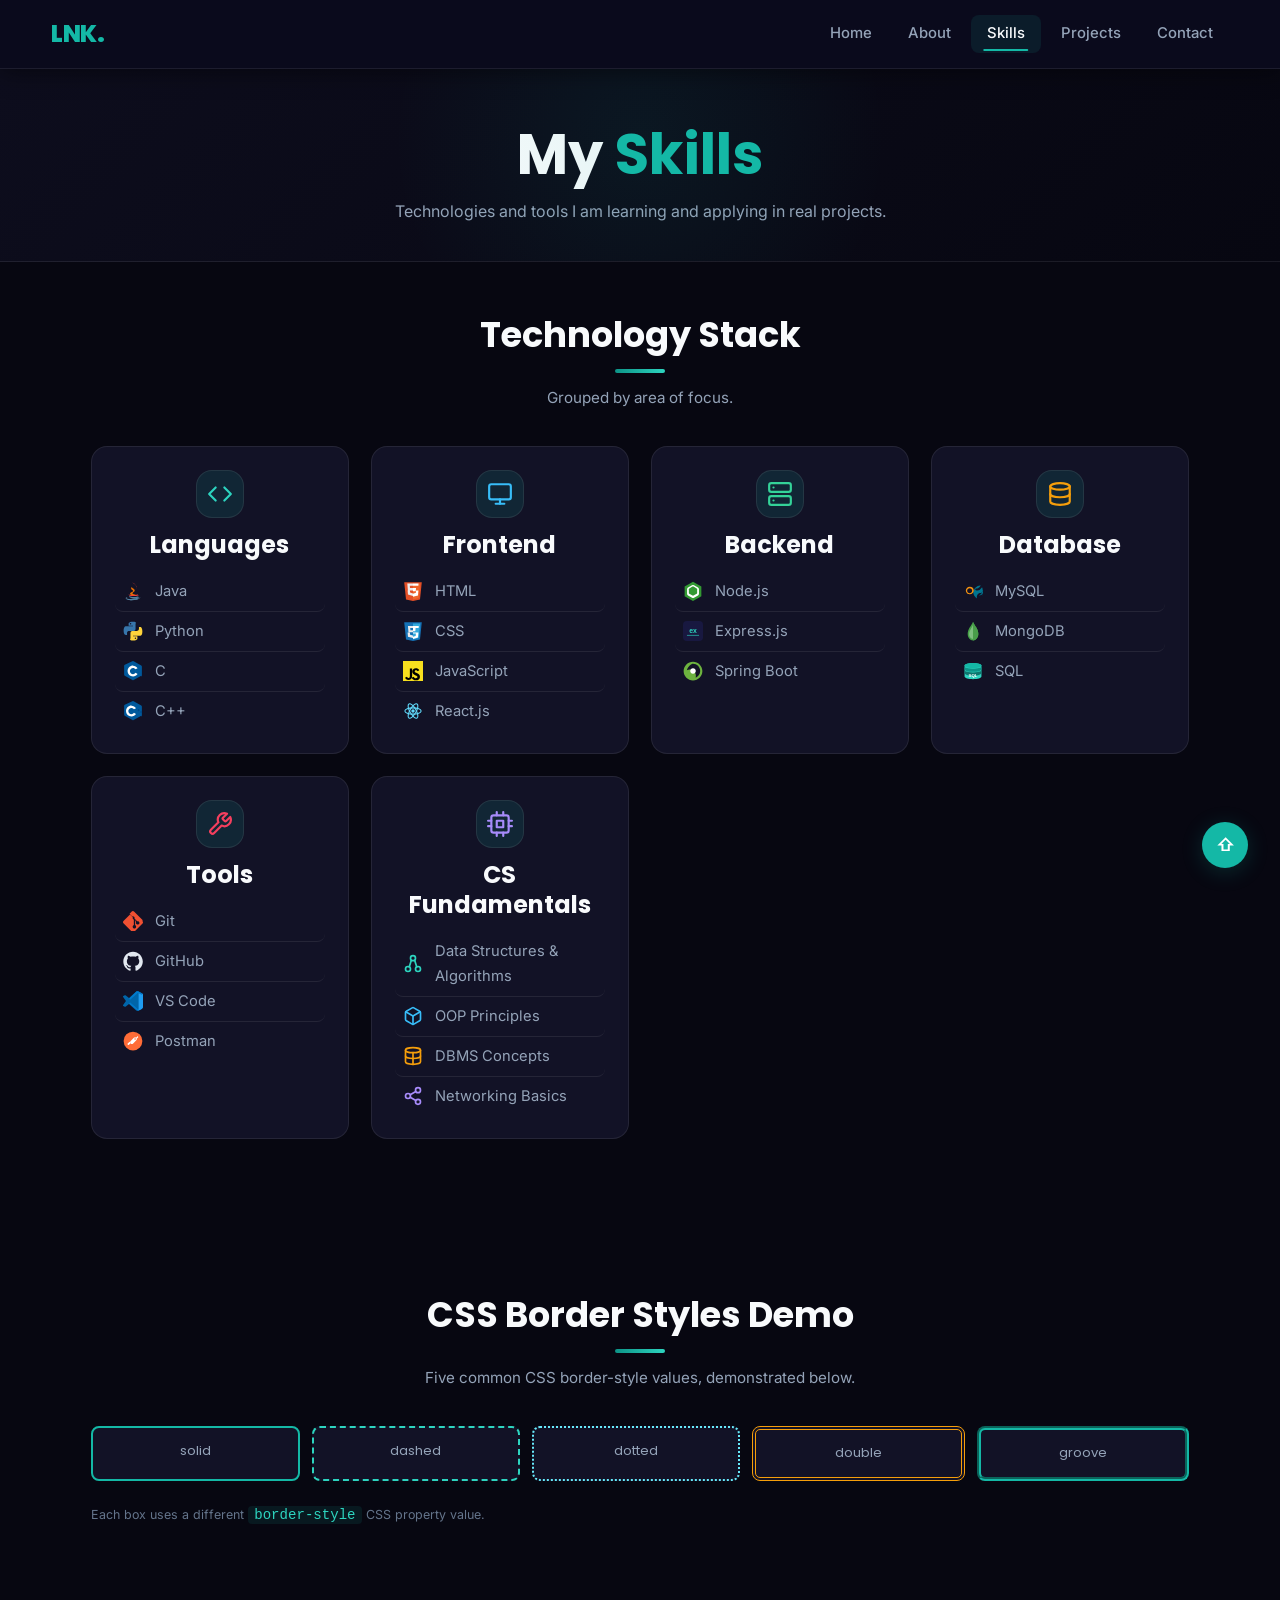
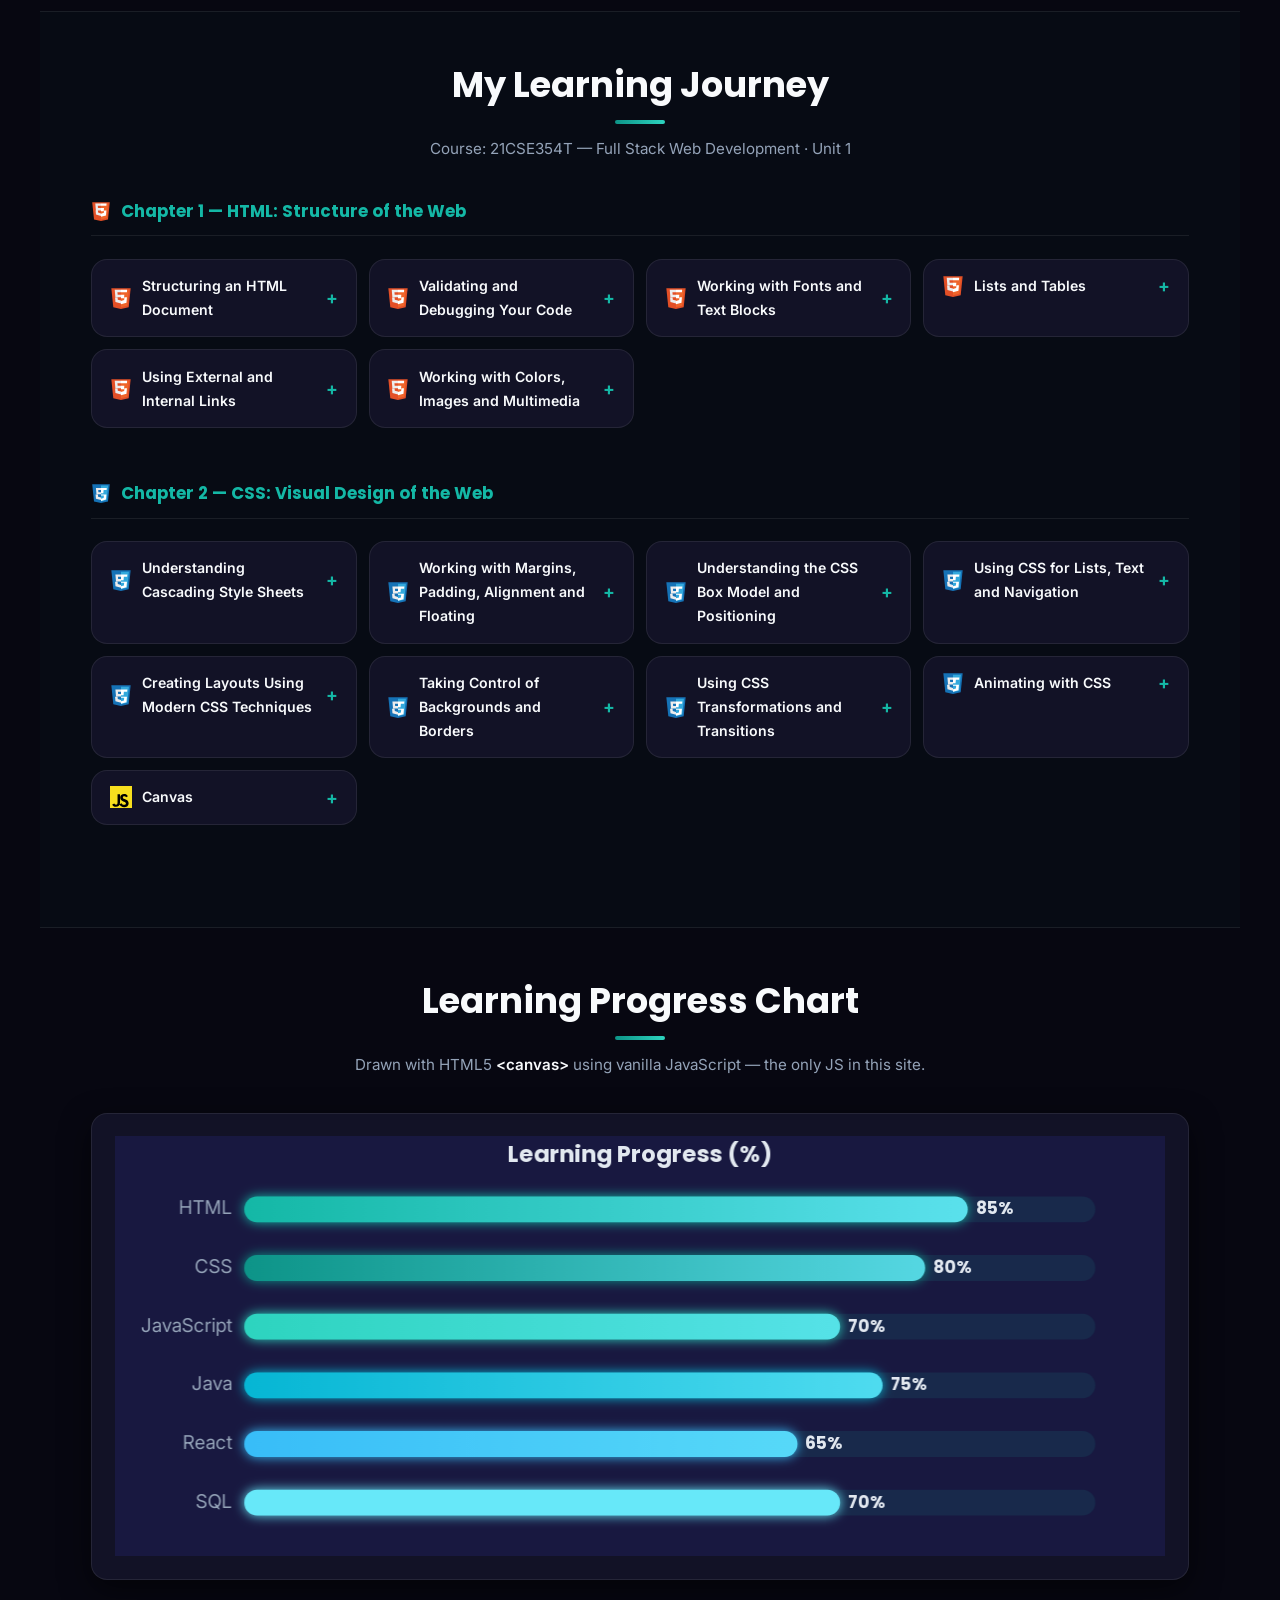
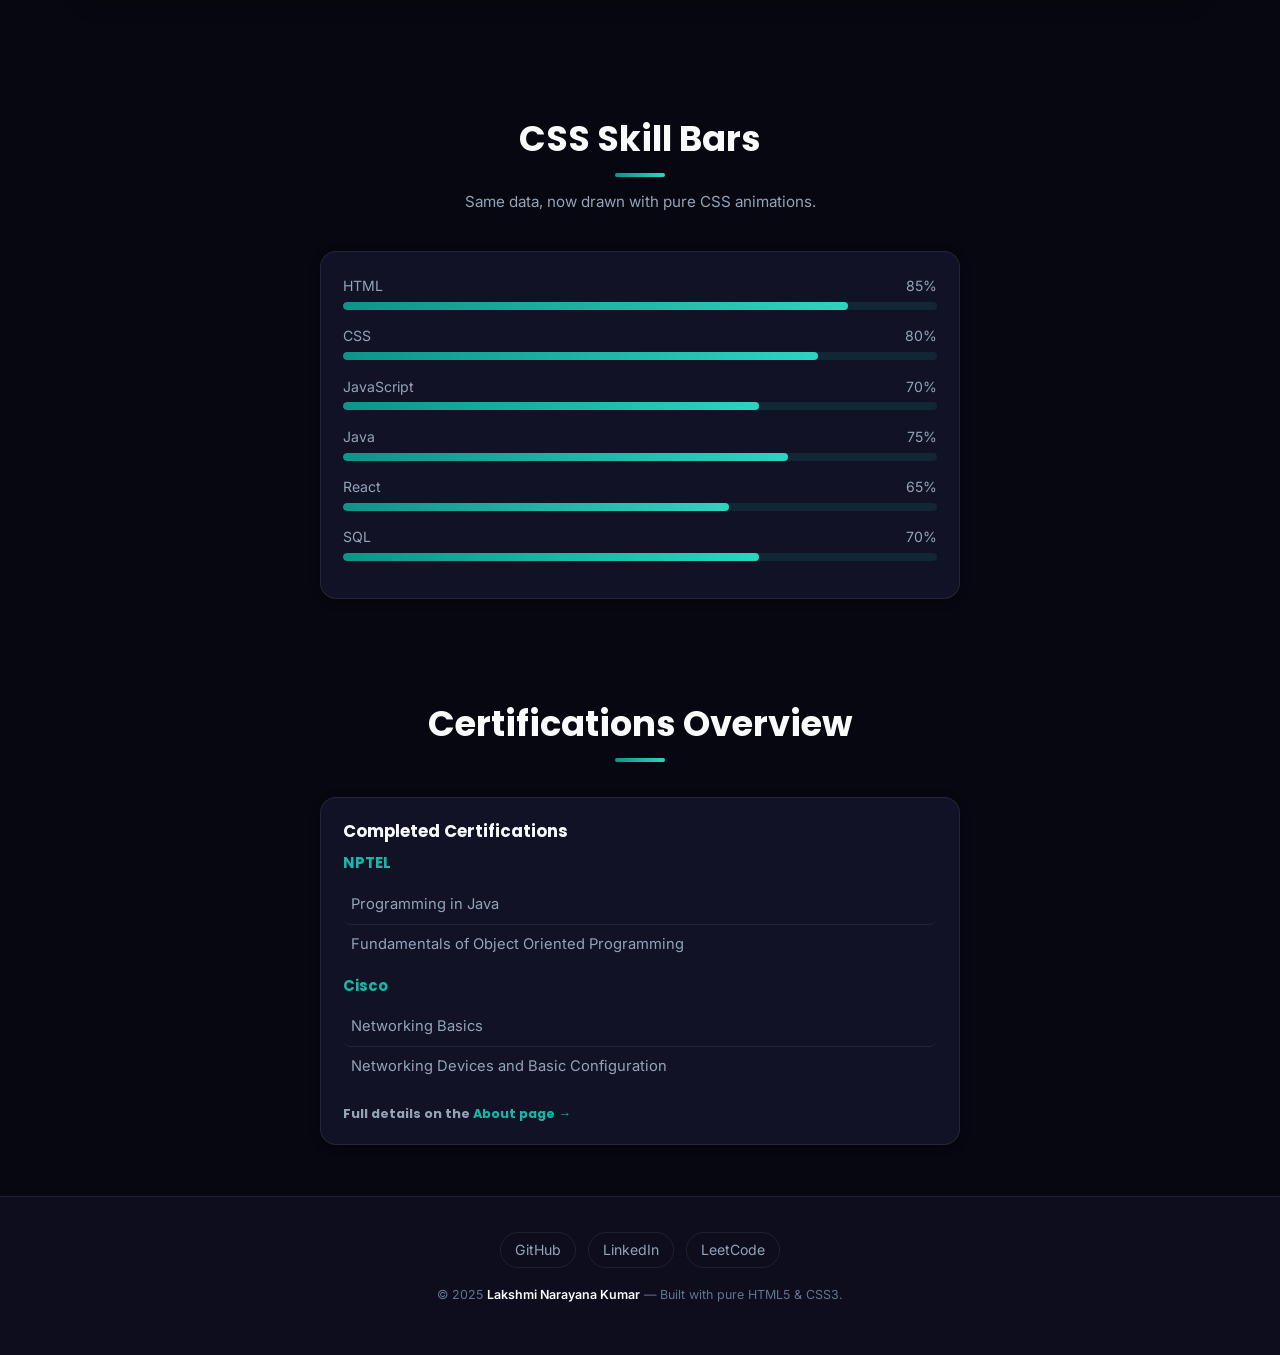
<file: skills.html>
<!DOCTYPE html>
<!-- Topic 1: HTML Structure &mdash; DOCTYPE, lang attribute -->
<html lang="en">
<head>
  <!-- Topic 1: HTML Structure &mdash; meta charset, viewport, title -->
  <meta charset="UTF-8" />
  <meta name="viewport" content="width=device-width, initial-scale=1.0" />
  <meta name="description" content="Lakshmi Narayana Kumar's skills &mdash; programming languages, web development, databases and tools." />
  <title>Skills | Lakshmi Narayana Kumar</title>
  <!-- Topic 6: Colors, Fonts &mdash; shared stylesheet -->
  <link rel="stylesheet" href="css/style.css" />
</head>

<body id="top">

  <!-- Scroll progress bar (cinematic upgrade) -->
  <div class="scroll-progress-bar" id="scrollBar" aria-hidden="true"></div>

  <!-- Topic 1: HTML Structure &mdash; semantic <header> -->
  <!-- Topic 9: Navigation Bar &mdash; sticky, hover, active highlight -->
  <header>
    <nav class="navbar" role="navigation" aria-label="Main navigation">
      <a href="index.html" class="nav-logo">LNK.</a>
      <ul class="nav-links">
        <li><a href="index.html">Home</a></li>
        <li><a href="about.html">About</a></li>
        <li><a href="skills.html" class="active" aria-current="page">Skills</a></li>
        <li><a href="projects.html">Projects</a></li>
        <li><a href="contact.html">Contact</a></li>
      </ul>
    </nav>
  </header>

  <!-- Topic 1: HTML Structure &mdash; semantic <main> -->
  <main>

    <!-- Topic 13: CSS Animations &mdash; fade-in page hero -->
    <section class="page-hero" aria-label="Page heading">
      <!-- Topic 2: Headings &mdash; h1 -->
      <h1>My <span style="color:var(--accent);">Skills</span></h1>
      <p style="color:var(--text-secondary); max-width:500px; margin:0.5rem auto 0;">
        Technologies and tools I am learning and applying in real projects.
      </p>
    </section>

    <!-- ============================================================
         Topic 3: Lists &mdash; unordered skill lists per category
         Topic 10: CSS Layouts &mdash; CSS Grid for skill categories
         Topic 12: Transformations &mdash; card hover rotate + translateY
         ============================================================ -->
    <section class="section" aria-labelledby="skills-heading">
      <div class="section-title">
        <!-- Topic 2: Headings &mdash; h2 -->
        <h2 id="skills-heading">Technology Stack</h2>
        <span class="title-bar"></span>
        <p>Grouped by area of focus.</p>
      </div>

      <!-- Topic 10: CSS Grid &mdash; skills category grid -->
      <div class="skills-grid">

        <!-- Programming Languages -->
        <div class="skill-card">
          <div class="skill-icon">
            <img src="images/icons/cat-languages.svg" alt="Languages Category" />
          </div>
          <!-- Topic 2: Headings &mdash; h3 -->
          <h3>Languages</h3>
          <!-- Topic 3: Lists &mdash; unordered list of skills -->
          <ul class="skill-list" aria-label="Programming languages">
            <li><img src="images/icons/java.svg" alt="Java" class="tech-icon" /><span>Java</span></li>
            <li><img src="images/icons/python.svg" alt="Python" class="tech-icon" /><span>Python</span></li>
            <li><img src="images/icons/c.svg" alt="C" class="tech-icon" /><span>C</span></li>
            <li><img src="images/icons/cpp.svg" alt="C++" class="tech-icon" /><span>C++</span></li>
          </ul>
        </div>

        <!-- Frontend -->
        <div class="skill-card">
          <div class="skill-icon">
            <img src="images/icons/cat-frontend.svg" alt="Frontend Category" />
          </div>
          <h3>Frontend</h3>
          <!-- Topic 3: Lists &mdash; unordered list -->
          <ul class="skill-list" aria-label="Frontend skills">
            <li><img src="images/icons/html5.svg" alt="HTML" class="tech-icon" /><span>HTML</span></li>
            <li><img src="images/icons/css3.svg" alt="CSS" class="tech-icon" /><span>CSS</span></li>
            <li><img src="images/icons/javascript.svg" alt="JavaScript" class="tech-icon" /><span>JavaScript</span></li>
            <li><img src="images/icons/react.svg" alt="React.js" class="tech-icon" /><span>React.js</span></li>
          </ul>
        </div>

        <!-- Backend -->
        <div class="skill-card">
          <div class="skill-icon">
            <img src="images/icons/cat-backend.svg" alt="Backend Category" />
          </div>
          <h3>Backend</h3>
          <!-- Topic 3: Lists &mdash; unordered list -->
          <ul class="skill-list" aria-label="Backend skills">
            <li><img src="images/icons/nodejs.svg" alt="Node.js" class="tech-icon" /><span>Node.js</span></li>
            <li><img src="images/icons/express.svg" alt="Express.js" class="tech-icon" /><span>Express.js</span></li>
            <li><img src="images/icons/springboot.svg" alt="Spring Boot" class="tech-icon" /><span>Spring Boot</span></li>
          </ul>
        </div>

        <!-- Database -->
        <div class="skill-card">
          <div class="skill-icon">
            <img src="images/icons/cat-database.svg" alt="Database Category" />
          </div>
          <h3>Database</h3>
          <!-- Topic 3: Lists &mdash; unordered list -->
          <ul class="skill-list" aria-label="Database skills">
            <li><img src="images/icons/mysql.svg" alt="MySQL" class="tech-icon" /><span>MySQL</span></li>
            <li><img src="images/icons/mongodb.svg" alt="MongoDB" class="tech-icon" /><span>MongoDB</span></li>
            <li><img src="images/icons/sql.svg" alt="SQL" class="tech-icon" /><span>SQL</span></li>
          </ul>
        </div>

        <!-- Tools -->
        <div class="skill-card">
          <div class="skill-icon">
            <img src="images/icons/cat-tools.svg" alt="Tools Category" />
          </div>
          <h3>Tools</h3>
          <!-- Topic 3: Lists &mdash; unordered list -->
          <ul class="skill-list" aria-label="Tools">
            <li><img src="images/icons/git.svg" alt="Git" class="tech-icon" /><span>Git</span></li>
            <li><img src="images/icons/github.svg" alt="GitHub" class="tech-icon" /><span>GitHub</span></li>
            <li><img src="images/icons/vscode.svg" alt="VS Code" class="tech-icon" /><span>VS Code</span></li>
            <li><img src="images/icons/postman.svg" alt="Postman" class="tech-icon" /><span>Postman</span></li>
          </ul>
        </div>

        <!-- CS Fundamentals -->
        <div class="skill-card">
          <div class="skill-icon">
            <img src="images/icons/cat-cs.svg" alt="CS Fundamentals Category" />
          </div>
          <h3>CS Fundamentals</h3>
          <!-- Topic 3: Lists &mdash; unordered list -->
          <ul class="skill-list" aria-label="CS fundamentals">
            <li><img src="images/icons/dsa.svg" alt="Data Structures & Algorithms" class="tech-icon" /><span>Data Structures &amp; Algorithms</span></li>
            <li><img src="images/icons/oop.svg" alt="OOP" class="tech-icon" /><span>OOP Principles</span></li>
            <li><img src="images/icons/dbms.svg" alt="DBMS" class="tech-icon" /><span>DBMS Concepts</span></li>
            <li><img src="images/icons/networks.svg" alt="Computer Networks" class="tech-icon" /><span>Networking Basics</span></li>
          </ul>
        </div>

      </div>
    </section>

    <!-- ============================================================
         Topic 11: Borders & Backgrounds &mdash; Border styles demonstration
         ============================================================ -->
    <section class="section" aria-labelledby="borders-heading">
      <div class="section-title">
        <!-- Topic 2: Headings &mdash; h2 -->
        <h2 id="borders-heading">CSS Border Styles Demo</h2>
        <span class="title-bar"></span>
        <p>Five common CSS border-style values, demonstrated below.</p>
      </div>

      <!-- Topic 11: Borders &mdash; solid, dashed, dotted, double, groove -->
      <div class="border-demo">
        <div class="b-box b-solid">solid</div>
        <div class="b-box b-dashed">dashed</div>
        <div class="b-box b-dotted">dotted</div>
        <div class="b-box b-double">double</div>
        <div class="b-box b-groove">groove</div>
      </div>

      <!-- Topic 2: Text Formatting &mdash; <small> -->
      <p style="color:var(--text-muted); font-size:0.83rem; margin-bottom:2rem;">
        <small>Each box uses a different <code>border-style</code> CSS property value.</small>
      </p>
    </section>
    <!-- ============================================================
         CINEMATIC UPGRADE: Unit 1 — My Learning Journey (21CSE354T)
         Expandable topic cards for HTML & CSS chapters
         ============================================================ -->
    <section class="section unit1-section" aria-labelledby="unit1-heading">
      <div class="section-title">
        <h2 id="unit1-heading">My Learning Journey</h2>
        <span class="title-bar"></span>
        <p>Course: 21CSE354T &mdash; Full Stack Web Development &middot; Unit 1</p>
      </div>

      <!-- Chapter 1: HTML -->
      <div class="unit1-chapter" id="html-chapter">
        <div class="unit1-chapter-title">
          <img src="images/icons/html5.svg" alt="" aria-hidden="true" style="width:20px;height:20px;" />
          Chapter 1 &mdash; HTML: Structure of the Web
        </div>
        <div class="unit1-grid">

          <!-- Topic 1 -->
          <div class="unit1-card" tabindex="0" role="button" aria-expanded="false">
            <div class="unit1-card-header">
              <img src="images/icons/html5.svg" alt="" class="u1-icon" aria-hidden="true" />
              <span class="u1-label">Structuring an HTML Document</span>
              <span class="u1-toggle" aria-hidden="true">+</span>
            </div>
            <div class="unit1-card-body">
              <p>HTML documents follow a strict hierarchy: DOCTYPE declaration, &lt;html&gt;, &lt;head&gt; and &lt;body&gt;. Semantic elements like &lt;header&gt;, &lt;main&gt;, &lt;section&gt;, &lt;article&gt; and &lt;footer&gt; communicate meaning to both browsers and screen readers, improving accessibility and SEO.</p>
            </div>
          </div>

          <!-- Topic 2 -->
          <div class="unit1-card" tabindex="0" role="button" aria-expanded="false">
            <div class="unit1-card-header">
              <img src="images/icons/html5.svg" alt="" class="u1-icon" aria-hidden="true" />
              <span class="u1-label">Validating and Debugging Your Code</span>
              <span class="u1-toggle" aria-hidden="true">+</span>
            </div>
            <div class="unit1-card-body">
              <p>The W3C Markup Validation Service checks HTML for syntax errors. Browser DevTools (F12) allow inspection of elements, computed styles and console logs &mdash; essential habits for catching bugs early and writing standards-compliant markup.</p>
            </div>
          </div>

          <!-- Topic 3 -->
          <div class="unit1-card" tabindex="0" role="button" aria-expanded="false">
            <div class="unit1-card-header">
              <img src="images/icons/html5.svg" alt="" class="u1-icon" aria-hidden="true" />
              <span class="u1-label">Working with Fonts and Text Blocks</span>
              <span class="u1-toggle" aria-hidden="true">+</span>
            </div>
            <div class="unit1-card-body">
              <p>HTML provides rich text-formatting tags: &lt;h1&gt;&ndash;&lt;h6&gt; for headings, &lt;p&gt;, &lt;strong&gt;, &lt;em&gt;, &lt;small&gt;, &lt;mark&gt;, &lt;blockquote&gt;, &lt;code&gt;, &lt;sub&gt;, &lt;sup&gt; and more. Web fonts are loaded via CSS @import (e.g., Google Fonts) for consistent cross-platform typography.</p>
            </div>
          </div>

          <!-- Topic 4 -->
          <div class="unit1-card" tabindex="0" role="button" aria-expanded="false">
            <div class="unit1-card-header">
              <img src="images/icons/html5.svg" alt="" class="u1-icon" aria-hidden="true" />
              <span class="u1-label">Lists and Tables</span>
              <span class="u1-toggle" aria-hidden="true">+</span>
            </div>
            <div class="unit1-card-body">
              <p>Ordered (&lt;ol&gt;) and unordered (&lt;ul&gt;) lists structure sequential and grouped content; &lt;dl&gt; handles definition pairs. Tables (&lt;table&gt;, &lt;thead&gt;, &lt;tbody&gt;, &lt;th&gt;, &lt;td&gt;) represent tabular data, with colspan and rowspan merging cells &mdash; as demonstrated in the Certifications table on the About page.</p>
            </div>
          </div>

          <!-- Topic 5 -->
          <div class="unit1-card" tabindex="0" role="button" aria-expanded="false">
            <div class="unit1-card-header">
              <img src="images/icons/html5.svg" alt="" class="u1-icon" aria-hidden="true" />
              <span class="u1-label">Using External and Internal Links</span>
              <span class="u1-toggle" aria-hidden="true">+</span>
            </div>
            <div class="unit1-card-body">
              <p>The &lt;a&gt; element creates hyperlinks. Internal links navigate between pages or anchor points (href="#id"). External links point to other sites (target="_blank" rel="noopener"). Mailto links (href="mailto:...") open an email client. Anchor IDs enable in-page navigation like a Back-to-top button.</p>
            </div>
          </div>

          <!-- Topic 6 -->
          <div class="unit1-card" tabindex="0" role="button" aria-expanded="false">
            <div class="unit1-card-header">
              <img src="images/icons/html5.svg" alt="" class="u1-icon" aria-hidden="true" />
              <span class="u1-label">Working with Colors, Images and Multimedia</span>
              <span class="u1-toggle" aria-hidden="true">+</span>
            </div>
            <div class="unit1-card-body">
              <p>Images (&lt;img&gt;) must carry descriptive alt attributes for accessibility; object-fit controls how they fill their container. HTML5 &lt;video&gt; and &lt;audio&gt; with controls attribute bring native media playback. Colors are applied via CSS using hex, rgb, hsl or custom property (variable) values.</p>
            </div>
          </div>

        </div><!-- end unit1-grid (HTML) -->
      </div><!-- end html-chapter -->

      <!-- Chapter 2: CSS -->
      <div class="unit1-chapter" id="css-chapter">
        <div class="unit1-chapter-title">
          <img src="images/icons/css3.svg" alt="" aria-hidden="true" style="width:20px;height:20px;" />
          Chapter 2 &mdash; CSS: Visual Design of the Web
        </div>
        <div class="unit1-grid">

          <!-- CSS Topic 1 -->
          <div class="unit1-card" tabindex="0" role="button" aria-expanded="false">
            <div class="unit1-card-header">
              <img src="images/icons/css3.svg" alt="" class="u1-icon" aria-hidden="true" />
              <span class="u1-label">Understanding Cascading Style Sheets</span>
              <span class="u1-toggle" aria-hidden="true">+</span>
            </div>
            <div class="unit1-card-body">
              <p>CSS rules have three parts: selector, property, value. The cascade determines which rule wins when multiple rules target the same element, based on specificity, source order and !important. Inheritance lets child elements receive certain style values from their parents automatically.</p>
            </div>
          </div>

          <!-- CSS Topic 2 -->
          <div class="unit1-card" tabindex="0" role="button" aria-expanded="false">
            <div class="unit1-card-header">
              <img src="images/icons/css3.svg" alt="" class="u1-icon" aria-hidden="true" />
              <span class="u1-label">Working with Margins, Padding, Alignment and Floating</span>
              <span class="u1-toggle" aria-hidden="true">+</span>
            </div>
            <div class="unit1-card-body">
              <p>Margin creates space outside an element; padding creates space inside. float: left/right takes an element out of normal flow so text wraps around it &mdash; used for the profile photo on the About page. The clearfix pattern (:after { clear: both }) prevents container collapse after floated children.</p>
            </div>
          </div>

          <!-- CSS Topic 3 -->
          <div class="unit1-card" tabindex="0" role="button" aria-expanded="false">
            <div class="unit1-card-header">
              <img src="images/icons/css3.svg" alt="" class="u1-icon" aria-hidden="true" />
              <span class="u1-label">Understanding the CSS Box Model and Positioning</span>
              <span class="u1-toggle" aria-hidden="true">+</span>
            </div>
            <div class="unit1-card-body">
              <p>Every element is a box made of content, padding, border and margin. box-sizing: border-box includes padding and border in the stated width. The position property (static, relative, absolute, fixed, sticky) controls element placement; absolute elements are positioned relative to the nearest non-static ancestor.</p>
            </div>
          </div>

          <!-- CSS Topic 4 -->
          <div class="unit1-card" tabindex="0" role="button" aria-expanded="false">
            <div class="unit1-card-header">
              <img src="images/icons/css3.svg" alt="" class="u1-icon" aria-hidden="true" />
              <span class="u1-label">Using CSS for Lists, Text and Navigation</span>
              <span class="u1-toggle" aria-hidden="true">+</span>
            </div>
            <div class="unit1-card-body">
              <p>list-style controls bullet type or removes them. text-align, font-weight, letter-spacing, text-transform and line-height shape typography. Navigation bars are built by styling &lt;nav&gt; &gt; &lt;ul&gt; with display:flex or display:inline-block, removing list-style and adding hover transitions.</p>
            </div>
          </div>

          <!-- CSS Topic 5 -->
          <div class="unit1-card" tabindex="0" role="button" aria-expanded="false">
            <div class="unit1-card-header">
              <img src="images/icons/css3.svg" alt="" class="u1-icon" aria-hidden="true" />
              <span class="u1-label">Creating Layouts Using Modern CSS Techniques</span>
              <span class="u1-toggle" aria-hidden="true">+</span>
            </div>
            <div class="unit1-card-body">
              <p>Flexbox (display:flex) aligns items on one axis &mdash; ideal for navigation bars, button rows and hero layouts. CSS Grid (display:grid) arranges content on two axes, enabling responsive card grids with grid-template-columns and minmax(). Both are used throughout this portfolio.</p>
            </div>
          </div>

          <!-- CSS Topic 6 -->
          <div class="unit1-card" tabindex="0" role="button" aria-expanded="false">
            <div class="unit1-card-header">
              <img src="images/icons/css3.svg" alt="" class="u1-icon" aria-hidden="true" />
              <span class="u1-label">Taking Control of Backgrounds and Borders</span>
              <span class="u1-toggle" aria-hidden="true">+</span>
            </div>
            <div class="unit1-card-body">
              <p>background-color, background-image, linear-gradient() and radial-gradient() paint element backgrounds. border-style accepts solid, dashed, dotted, double and groove. border-radius rounds corners, and box-shadow adds depth with optional color glow effects &mdash; demonstrated in the Border Styles Demo above.</p>
            </div>
          </div>

          <!-- CSS Topic 7 -->
          <div class="unit1-card" tabindex="0" role="button" aria-expanded="false">
            <div class="unit1-card-header">
              <img src="images/icons/css3.svg" alt="" class="u1-icon" aria-hidden="true" />
              <span class="u1-label">Using CSS Transformations and Transitions</span>
              <span class="u1-toggle" aria-hidden="true">+</span>
            </div>
            <div class="unit1-card-body">
              <p>transform applies 2D/3D effects: translateX/Y (move), scale (resize), rotate (spin), skew. transition smooths property changes over time (duration + easing). The project cards on this site use translateY + scale on hover; the CSS Hover Demo on the Projects page shows all three transforms live.</p>
            </div>
          </div>

          <!-- CSS Topic 8 -->
          <div class="unit1-card" tabindex="0" role="button" aria-expanded="false">
            <div class="unit1-card-header">
              <img src="images/icons/css3.svg" alt="" class="u1-icon" aria-hidden="true" />
              <span class="u1-label">Animating with CSS</span>
              <span class="u1-toggle" aria-hidden="true">+</span>
            </div>
            <div class="unit1-card-body">
              <p>@keyframes defines named animation sequences with percentage waypoints. animation shorthand sets name, duration, easing, delay and iteration-count. This site uses fade-in-up (hero text entrance), float (profile photo), spin-ring (conic-gradient ring), bar-grow (progress bars) and bounce-scroll (scroll hint).</p>
            </div>
          </div>

          <!-- CSS Topic 9: Canvas -->
          <div class="unit1-card" tabindex="0" role="button" aria-expanded="false">
            <div class="unit1-card-header">
              <img src="images/icons/javascript.svg" alt="" class="u1-icon" aria-hidden="true" />
              <span class="u1-label">Canvas</span>
              <span class="u1-toggle" aria-hidden="true">+</span>
            </div>
            <div class="unit1-card-body">
              <p>The HTML5 &lt;canvas&gt; element provides a pixel-based drawing surface accessed via the 2D rendering context (getContext('2d')). JavaScript methods like fillRect, beginPath, arc, createLinearGradient and requestAnimationFrame create smooth animated graphics &mdash; powering the Learning Progress Chart below.</p>
            </div>
          </div>

        </div><!-- end unit1-grid (CSS) -->
      </div><!-- end css-chapter -->

    </section>
    <!-- end Unit 1 section -->

    <!-- ============================================================
         Topic 14: HTML Canvas &mdash; Animated horizontal bar chart
         (The ONLY JavaScript in the entire project)
         ============================================================ -->    <section class="section" aria-labelledby="canvas-heading">
      <div class="section-title">
        <!-- Topic 2: Headings &mdash; h2 -->
        <h2 id="canvas-heading">Learning Progress Chart</h2>
        <span class="title-bar"></span>
        <p>
          Drawn with HTML5 <strong>&lt;canvas&gt;</strong> using
          vanilla JavaScript &mdash; the only JS in this site.
        </p>
      </div>

      <!-- Topic 14: HTML Canvas &mdash; canvas element -->
      <div class="canvas-wrap">
        <canvas
          id="skillChart"
          width="800"
          height="380"
          role="img"
          aria-label="Animated horizontal bar chart showing my learning progress">
          <!-- Fallback content for browsers without Canvas support -->
          Your browser does not support HTML5 Canvas.
          Skill progress: HTML 85%, CSS 80%, JavaScript 70%, Java 75%, React 65%, SQL 70%.
        </canvas>
      </div>

      <!-- ============================================================
           Topic 14: HTML Canvas &mdash; JavaScript (ONLY JS in the project)
           Draws an animated horizontal bar chart.
           Edit the SKILL_DATA array below to change names or values.
           ============================================================ -->
      <script>
        /* ===================================================================
           SKILL CHART &mdash; Canvas drawing script
           Edit SKILL_DATA to change skill names or progress values (0&ndash;100).
           =================================================================== */

        /* ---- SKILL DATA (edit here) ----------------------------------- */
        var SKILL_DATA = [
          /* name           value  colour */
          { label: 'HTML',        value: 85, colour: '#14b8a6' },
          { label: 'CSS',         value: 80, colour: '#0d9488' },
          { label: 'JavaScript',  value: 70, colour: '#2dd4bf' },
          { label: 'Java',        value: 75, colour: '#06b6d4' },
          { label: 'React',       value: 65, colour: '#38bdf8' },
          { label: 'SQL',         value: 70, colour: '#67e8f9' }
        ];
        /* ---- end of editable data ------------------------------------- */

        (function () {
          var canvas = document.getElementById('skillChart');
          if (!canvas || !canvas.getContext) return;

          var ctx = canvas.getContext('2d');
          var DPR = window.devicePixelRatio || 1;

          /* Responsive sizing */
          function sizeCanvas() {
            var W = canvas.parentElement.clientWidth - 40;
            var H = Math.max(280, Math.min(W * 0.52, 420));
            canvas.style.width  = W + 'px';
            canvas.style.height = H + 'px';
            canvas.width  = Math.round(W  * DPR);
            canvas.height = Math.round(H  * DPR);
            ctx.setTransform(DPR, 0, 0, DPR, 0, 0);
            return { W: W, H: H };
          }

          var progress  = 0;      /* animation progress 0 → 1 */
          var startTime = null;
          var DURATION  = 1500;   /* ms for bars to grow */

          function drawFrame(dims, prog) {
            var W = dims.W, H = dims.H;
            var n = SKILL_DATA.length;

            ctx.clearRect(0, 0, W, H);

            /* Background */
            ctx.fillStyle = '#181840';
            ctx.fillRect(0, 0, W, H);

            /* Layout constants */
            var PAD_L  = 130;
            var PAD_R  = 70;
            var PAD_T  = 44;
            var PAD_B  = 24;
            var TRACK_W = W - PAD_L - PAD_R;
            var ROW_H   = (H - PAD_T - PAD_B) / n;
            var BAR_H   = Math.min(ROW_H * 0.44, 30);

            /* Title */
            ctx.fillStyle = '#e2e8f0';
            ctx.font = 'bold ' + Math.max(13, Math.round(W * 0.022)) + 'px Poppins, sans-serif';
            ctx.textAlign = 'center';
            ctx.fillText('Learning Progress (%)', W / 2, 26);

            for (var i = 0; i < n; i++) {
              var s    = SKILL_DATA[i];
              var midY = PAD_T + ROW_H * i + ROW_H / 2;
              var barX = PAD_L;
              var barY = midY - BAR_H / 2;

              /* Ease-out cubic */
              var eased = 1 - Math.pow(1 - prog, 3);
              var fillW = TRACK_W * (s.value / 100) * eased;

              /* Label */
              ctx.fillStyle  = '#94a3b8';
              ctx.font       = Math.max(11, Math.round(W * 0.018)) + 'px Inter, sans-serif';
              ctx.textAlign  = 'right';
              ctx.fillText(s.label, PAD_L - 12, midY + 5);

              /* Track */
              ctx.fillStyle = 'rgba(20,184,166,0.10)';
              ctx.beginPath();
              if (ctx.roundRect) {
                ctx.roundRect(barX, barY, TRACK_W, BAR_H, BAR_H / 2);
              } else {
                ctx.rect(barX, barY, TRACK_W, BAR_H);
              }
              ctx.fill();

              /* Filled bar */
              if (fillW > 1) {
                var grad = ctx.createLinearGradient(barX, 0, barX + TRACK_W, 0);
                grad.addColorStop(0, s.colour);
                grad.addColorStop(1, '#67e8f9');
                ctx.fillStyle = grad;

                /* Glow */
                ctx.shadowColor = s.colour;
                ctx.shadowBlur  = 12;
                ctx.beginPath();
                if (ctx.roundRect) {
                  ctx.roundRect(barX, barY, fillW, BAR_H, BAR_H / 2);
                } else {
                  ctx.rect(barX, barY, fillW, BAR_H);
                }
                ctx.fill();
                ctx.shadowBlur = 0;
              }

              /* Percentage text */
              var pct = Math.round(s.value * eased);
              ctx.fillStyle  = '#e2e8f0';
              ctx.font       = 'bold ' + Math.max(11, Math.round(W * 0.016)) + 'px Poppins, sans-serif';
              ctx.textAlign  = 'left';
              ctx.fillText(pct + '%', barX + fillW + 8, midY + 5);
            }
          }

          function animate(ts) {
            if (!startTime) startTime = ts;
            progress = Math.min((ts - startTime) / DURATION, 1);
            var dims = sizeCanvas();
            drawFrame(dims, progress);
            if (progress < 1) requestAnimationFrame(animate);
          }

          requestAnimationFrame(animate);

          /* Re-trigger on window resize */
          var resizeTimer;
          window.addEventListener('resize', function () {
            clearTimeout(resizeTimer);
            resizeTimer = setTimeout(function () {
              startTime = null;
              progress  = 0;
              requestAnimationFrame(animate);
            }, 220);
          });

        })();
      </script>

    </section>

    <!-- ============================================================
         CSS progress bars (bonus &mdash; purely CSS)
         Topic 13: CSS Animations &mdash; bar-grow @keyframes
         ============================================================ -->
    <section class="section" aria-labelledby="cssbars-heading">
      <div class="section-title">
        <!-- Topic 2: Headings &mdash; h2 -->
        <h2 id="cssbars-heading">CSS Skill Bars</h2>
        <span class="title-bar"></span>
        <p>Same data, now drawn with pure CSS animations.</p>
      </div>

      <div class="card" style="max-width:640px; margin:0 auto;">

        <div class="bar-wrap">
          <div class="bar-label"><span>HTML</span><span>85%</span></div>
          <div class="bar-track"><div class="bar-fill" style="width:85%;"></div></div>
        </div>

        <div class="bar-wrap">
          <div class="bar-label"><span>CSS</span><span>80%</span></div>
          <div class="bar-track"><div class="bar-fill" style="width:80%; animation-delay:0.1s;"></div></div>
        </div>

        <div class="bar-wrap">
          <div class="bar-label"><span>JavaScript</span><span>70%</span></div>
          <div class="bar-track"><div class="bar-fill" style="width:70%; animation-delay:0.2s;"></div></div>
        </div>

        <div class="bar-wrap">
          <div class="bar-label"><span>Java</span><span>75%</span></div>
          <div class="bar-track"><div class="bar-fill" style="width:75%; animation-delay:0.3s;"></div></div>
        </div>

        <div class="bar-wrap">
          <div class="bar-label"><span>React</span><span>65%</span></div>
          <div class="bar-track"><div class="bar-fill" style="width:65%; animation-delay:0.4s;"></div></div>
        </div>

        <div class="bar-wrap">
          <div class="bar-label"><span>SQL</span><span>70%</span></div>
          <div class="bar-track"><div class="bar-fill" style="width:70%; animation-delay:0.5s;"></div></div>
        </div>

      </div>
    </section>

    <!-- ============================================================
         Certifications summary (reference back to About page)
         Topic 2: Headings &mdash; h4, h5, h6
         ============================================================ -->
    <section class="section" aria-labelledby="certs-skills-heading">
      <div class="section-title">
        <!-- Topic 2: Headings &mdash; h2 -->
        <h2 id="certs-skills-heading">Certifications Overview</h2>
        <span class="title-bar"></span>
      </div>

      <div class="card" style="max-width:640px; margin:0 auto;">
        <!-- Topic 2: Headings &mdash; h4 -->
        <h4> Completed Certifications</h4>
        <!-- Topic 2: Headings &mdash; h5 -->
        <h5 style="color:var(--accent); margin:0.8rem 0 0.4rem;">NPTEL</h5>
        <ul class="skill-list">
          <li>Programming in Java</li>
          <li>Fundamentals of Object Oriented Programming</li>
        </ul>
        <!-- Topic 2: Headings &mdash; h5 -->
        <h5 style="color:var(--accent); margin:0.8rem 0 0.4rem;">Cisco</h5>
        <ul class="skill-list">
          <li>Networking Basics</li>
          <li>Networking Devices and Basic Configuration</li>
        </ul>
        <!-- Topic 2: Headings &mdash; h6 -->
        <h6 style="margin-top:1.2rem;">
          Full details on the
          <!-- Topic 4: Links &mdash; internal link to About -->
          <a href="about.html#certs-heading">About page →</a>
        </h6>
      </div>
    </section>

  </main><!-- end main -->

  <!-- Topic 1: HTML Structure &mdash; semantic <footer> -->
  <!-- Topic 4: Links &mdash; external + mailto links -->
  <footer>
    <div class="footer-links">
      <a href="https://github.com/lakshminarayanankumar7-alt"
         target="_blank" rel="noopener noreferrer"> GitHub</a>
      <a href="https://www.linkedin.com/in/lakshmi-narayanan-kumar-5279a4340/"
         target="_blank" rel="noopener noreferrer"> LinkedIn</a>
      <a href="https://leetcode.com/u/Lakshmi_Narayana_Kumar/"
         target="_blank" rel="noopener noreferrer"> LeetCode</a>
    </div>
    <!-- Topic 2: Text Formatting &mdash; <small>, <strong> -->
    <p>
      <small>&copy; 2025 <strong>Lakshmi Narayana Kumar</strong>
      &mdash; Built with pure HTML5 &amp; CSS3.</small>
    </p>
  </footer>

  <!-- Topic 4: Links &mdash; in-page anchor Back to top -->
  <!-- Topic 8: Positioning &mdash; position: fixed -->
  <a href="#top" class="back-to-top" aria-label="Back to top" title="Back to top">&#8679;</a>

  <!-- Scroll progress bar + Unit 1 card toggle -->
  <script>
    /* ---- Scroll Progress Bar ---- */
    (function () {
      var scrollBar = document.getElementById('scrollBar');
      function updateProgress() {
        var scrollTop = window.scrollY || document.documentElement.scrollTop;
        var docH = document.documentElement.scrollHeight - window.innerHeight;
        if (scrollBar) scrollBar.style.width = (docH > 0 ? (scrollTop / docH) * 100 : 0) + '%';
      }
      window.addEventListener('scroll', updateProgress, { passive: true });
      updateProgress();
    })();

    /* ---- Unit 1 expandable cards ---- */
    document.querySelectorAll('.unit1-card').forEach(function (card) {
      card.addEventListener('click', function () {
        var expanded = this.classList.toggle('expanded');
        this.setAttribute('aria-expanded', expanded ? 'true' : 'false');
        var toggle = this.querySelector('.u1-toggle');
        if (toggle) toggle.textContent = expanded ? '\u00D7' : '+';
      });
      card.addEventListener('keydown', function (e) {
        if (e.key === 'Enter' || e.key === ' ') {
          e.preventDefault();
          this.click();
        }
      });
    });
  </script>

</body>
</html>
</file>
<file: css/style.css>
/* ============================================================
   PORTFOLIO - Lakshmi Narayana Kumar
   Single shared stylesheet for all 5 pages.
   Each section header maps to one of the 14 required topics.
   All special characters use HTML entities - no raw emoji bytes.
   ============================================================ */

/* ============================================================
   Topic 6: Colors, Fonts, Backgrounds
   - CSS custom properties (palette), Google Fonts import
   ============================================================ */
@import url('https://fonts.googleapis.com/css2?family=Poppins:wght@300;400;500;600;700;800&family=Inter:wght@300;400;500;600&display=swap');

:root {
  /* --- Sophisticated Dark Palette: Charcoal Black, Midnight Navy, Dark Slate --- */
  --bg-primary:    #070711; /* Deep charcoal midnight black */
  --bg-secondary:  #0d0d1d; /* Midnight navy */
  --bg-card:       #121226; /* Dark slate */
  --bg-card-hover: #171732;

  /* Accent: Refined Teal */
  --accent:        #14b8a6;
  --accent-light:  #2dd4bf;
  --accent-dark:   #0d9488;
  --accent-glow:   rgba(20, 184, 166, 0.20);
  --accent-glow2:  rgba(20, 184, 166, 0.08);

  /* Text: High Contrast & Crisp */
  --text-primary:   #f8fafc;
  --text-secondary: #94a3b8;
  --text-muted:     #64748b;

  /* Borders & Shadows */
  --border:         rgba(255, 255, 255, 0.08);
  --border-accent:  rgba(20, 184, 166, 0.30);
  --border-hover:   rgba(20, 184, 166, 0.55);
  --shadow-sm:      0 2px 10px rgba(0, 0, 0, 0.40);
  --shadow-md:      0 10px 30px rgba(0, 0, 0, 0.55);
  --shadow-lg:      0 25px 60px rgba(0, 0, 0, 0.70);
  --shadow-accent:  0 0 24px var(--accent-glow);

  /* Spacing scale - tighter than before for better flow */
  --sp-xs:  0.4rem;
  --sp-sm:  0.75rem;
  --sp-md:  1.4rem;
  --sp-lg:  2.2rem;
  --sp-xl:  3.2rem;

  /* Radii */
  --r-sm:   8px;
  --r-md:   16px;
  --r-lg:   24px;
  --r-pill: 50px;
  --r-full: 50%;

  /* Transitions */
  --tr-fast: 0.20s ease;
  --tr-med:  0.35s ease;
  --tr-slow: 0.55s ease;

  /* Typography */
  --font-heading: 'Poppins', 'Segoe UI', Arial, sans-serif;
  --font-body:    'Inter',   'Segoe UI', Arial, sans-serif;
}

/* ============================================================
   Topic 7: Margins, Padding, Box Model
   - Global reset with box-sizing: border-box
   ============================================================ */
*,
*::before,
*::after {
  box-sizing: border-box; /* Topic 7: box-sizing border-box on every element */
  margin:  0;
  padding: 0;
}

html {
  scroll-behavior: smooth;
  font-size: 16px;
}

body {
  font-family: var(--font-body);
  background-color: var(--bg-primary);
  color: var(--text-primary);
  line-height: 1.7;
  min-height: 100vh;
  overflow-x: hidden;
}

/* ============================================================
   Topic 2: Headings, Paragraphs, Text Formatting
   ============================================================ */
h1, h2, h3, h4, h5, h6 {
  font-family: var(--font-heading);
  font-weight: 700;
  line-height: 1.25;
  color: var(--text-primary);
}

/* h1-h6 fluid sizes */
h1 { font-size: clamp(2.0rem, 5vw, 3.5rem); }
h2 { font-size: clamp(1.5rem, 3vw, 2.2rem); }
h3 { font-size: clamp(1.1rem, 2.2vw, 1.5rem); }
h4 { font-size: 1.05rem; }
h5 { font-size: 0.93rem; }
h6 { font-size: 0.80rem; color: var(--text-secondary); }

p  { margin-bottom: var(--sp-sm); color: var(--text-secondary); }
a  { color: var(--accent); text-decoration: none; transition: color var(--tr-fast); }
a:hover { color: var(--accent-light); }

/* Text formatting tags */
strong { color: var(--text-primary); font-weight: 600; }
em     { color: var(--accent-light); font-style: italic; }

mark {
  background: linear-gradient(120deg, var(--accent-dark) 0%, var(--accent-light) 100%);
  color: #fff;
  padding: 1px 6px;
  border-radius: 4px;
  font-weight: 600;
}

small { font-size: 0.78rem; color: var(--text-muted); }
sub, sup { font-size: 0.72rem; color: var(--text-secondary); }

blockquote {
  border-left: 4px solid var(--accent);
  margin: var(--sp-md) 0;
  padding: var(--sp-sm) var(--sp-md);
  background: var(--bg-card);
  border-radius: 0 var(--r-sm) var(--r-sm) 0;
  color: var(--text-secondary);
  font-style: italic;
}
blockquote footer { font-size: 0.85rem; margin-top: 6px; color: var(--accent); }

code {
  font-family: 'Courier New', monospace;
  font-size: 0.88rem;
  color: var(--accent-light);
  background: rgba(20,184,166,0.1);
  padding: 1px 6px;
  border-radius: 4px;
}

/* ============================================================
   Topic 9: Navigation Bar
   - Sticky, Flexbox layout, hover effects, active-page highlight
   ============================================================ */
.navbar {
  position: sticky;          /* Topic 8: position sticky */
  top: 0;
  z-index: 1000;
  display: flex;             /* Topic 10: Flexbox for navbar */
  align-items: center;
  justify-content: space-between;
  padding: 0.85rem var(--sp-xl);
  background: rgba(11, 11, 30, 0.92);
  backdrop-filter: blur(16px);
  -webkit-backdrop-filter: blur(16px);
  border-bottom: 1px solid var(--border);
  box-shadow: 0 2px 24px rgba(0,0,0,0.5);
}

.nav-logo {
  font-family: var(--font-heading);
  font-size: 1.5rem;
  font-weight: 800;
  color: var(--accent);
  letter-spacing: -0.5px;
  transition: color var(--tr-fast);
}
.nav-logo:hover { color: var(--accent-light); }

.nav-links {
  display: flex;             /* Topic 10: Flexbox in nav */
  list-style: none;
  gap: 4px;
  align-items: center;
}

.nav-links a {
  display: inline-block;
  color: var(--text-secondary);
  font-size: 0.93rem;
  font-weight: 500;
  padding: 0.42rem 1rem;
  border-radius: var(--r-sm);
  position: relative;        /* Topic 8: position relative for underline */
  transition: color var(--tr-fast), background var(--tr-fast);
}

/* Underline slide-in on hover */
.nav-links a::after {
  content: '';
  position: absolute;        /* Topic 8: position absolute pseudo-element */
  bottom: 2px;
  left: 50%;
  transform: translateX(-50%);
  width: 0;
  height: 2px;
  background: var(--accent);
  border-radius: 2px;
  transition: width var(--tr-med);
}

.nav-links a:hover,
.nav-links a.active {
  color: var(--text-primary);
  background: rgba(20, 184, 166, 0.10);
}

.nav-links a:hover::after,
.nav-links a.active::after {
  width: 65%;
}

/* ============================================================
   Topic 10 & 13: CSS Layouts (Flexbox) + CSS Animations
   - Hero section -- reduced min-height for better page flow
   ============================================================ */
.hero {
  display: flex;             /* Topic 10: Flexbox hero */
  align-items: center;
  justify-content: space-between;
  gap: var(--sp-xl);
  min-height: 90vh;          /* Full-screen hero section */
  padding: 3rem var(--sp-xl) 2.5rem;
  /* Topic 6: Subtle, sophisticated dark background */
  background:
    radial-gradient(ellipse 70% 50% at 75% 45%, rgba(20, 184, 166, 0.08) 0%, transparent 65%),
    linear-gradient(180deg, var(--bg-primary) 0%, var(--bg-secondary) 100%);
  position: relative;
  overflow: hidden;
}

/* Decorative subtle backdrop ambient light */
.hero::before {
  content: '';
  position: absolute;        /* Topic 8: position absolute */
  width: 520px;
  height: 520px;
  border-radius: var(--r-full);
  background: radial-gradient(circle, rgba(20,184,166,0.05) 0%, transparent 70%);
  top: -120px;
  right: -60px;
  pointer-events: none;
}

.hero-text {
  flex: 1 1 55%;
  max-width: 620px;
  z-index: 2;
  transition: opacity 0.25s ease, transform 0.25s ease;
}

.hero-greeting {
  display: inline-flex;
  align-items: center;
  gap: 8px;
  font-size: 0.95rem;
  color: var(--accent);
  font-weight: 600;
  letter-spacing: 0.15em;
  text-transform: uppercase;
  margin-bottom: var(--sp-sm);
  animation: fade-in-up 0.7s ease both; /* Topic 13 */
}

.hero-title {
  font-size: clamp(2.1rem, 5vw, 3.5rem);
  font-weight: 800;
  line-height: 1.1;
  margin-bottom: var(--sp-sm);
}

/* Topic 13: Animated name highlight */
.hero-title .name-hl {
  display: block;
  background: linear-gradient(135deg, var(--accent) 0%, #67e8f9 100%);
  -webkit-background-clip: text;
  -webkit-text-fill-color: transparent;
  background-clip: text;
  animation: fade-in-up 0.8s ease 0.25s both; /* Topic 13 */
}

.hero-role {
  font-size: clamp(0.93rem, 2vw, 1.15rem);
  color: var(--text-secondary);
  margin-bottom: var(--sp-lg);
  animation: fade-in-up 0.8s ease 0.45s both; /* Topic 13 */
}
.hero-role span { color: var(--accent-light); font-weight: 600; }

.hero-buttons {
  display: flex;             /* Topic 10: Flexbox */
  gap: var(--sp-sm);
  flex-wrap: wrap;
  animation: fade-in-up 0.8s ease 0.65s both; /* Topic 13 */
}

/* ============================================================
   Buttons - Topic 12: Transitions & Transformations
   ============================================================ */
.btn {
  display: inline-flex;
  align-items: center;
  gap: 8px;
  padding: 0.72rem 1.75rem;
  border-radius: var(--r-pill);
  font-family: var(--font-body);
  font-size: 0.93rem;
  font-weight: 600;
  cursor: pointer;
  border: 2px solid transparent;
  text-decoration: none;
  transition: all var(--tr-med); /* Topic 12 */
  white-space: nowrap;
}

.btn-primary {
  background: var(--accent);
  color: #fff;
  box-shadow: 0 4px 22px var(--accent-glow);
}
.btn-primary:hover {
  background: var(--accent-light);
  color: #fff;
  transform: translateY(-3px); /* Topic 12: translateY */
  box-shadow: 0 8px 32px var(--accent-glow);
}

.btn-outline {
  background: transparent;
  color: var(--accent);
  border-color: var(--accent);
}
.btn-outline:hover {
  background: var(--accent);
  color: #fff;
  transform: translateY(-3px); /* Topic 12 */
  box-shadow: 0 8px 32px var(--accent-glow);
}

/* ============================================================
   Topic 5: Images & Multimedia
   - Professional Studio Portrait — 40-45% width, unconstrained, natural blend
   ============================================================ */
.hero-photo {
  flex: 0 1 45%;
  max-width: 480px;
  position: relative;
  display: flex;
  align-items: flex-end;
  justify-content: center;
  z-index: 2;
  animation: fade-in-up 0.85s ease 0.15s both; /* Topic 13 */
  transition: opacity 0.2s ease, transform 0.2s ease;
}

.portrait-frame {
  position: relative;
  width: 100%;
  max-width: 440px;
  display: flex;
  align-items: flex-end;
  justify-content: center;
}

/* Subtle ambient backdrop glow behind portrait */
.portrait-frame::before {
  content: '';
  position: absolute;
  top: 15%;
  left: 50%;
  transform: translateX(-50%);
  width: 320px;
  height: 320px;
  border-radius: 50%;
  background: radial-gradient(circle, rgba(20, 184, 166, 0.16) 0%, rgba(13, 148, 136, 0.04) 55%, transparent 75%);
  filter: blur(32px);
  pointer-events: none;
  z-index: 0;
}

.portrait-img {
  width: 100%;
  height: auto;
  max-height: 540px;
  object-fit: cover;
  object-position: center top;
  position: relative;
  z-index: 1;
  display: block;
  /* Natural feather fade into charcoal background */
  mask-image: linear-gradient(to bottom, black 72%, transparent 98%);
  -webkit-mask-image: linear-gradient(to bottom, black 72%, transparent 98%);
  filter: drop-shadow(0 20px 40px rgba(0, 0, 0, 0.75));
  will-change: transform, opacity;
}

/* Standard profile image for About page */
.profile-img-sm {
  width: 220px;
  height: 220px;
  border-radius: var(--r-md);
  object-fit: cover;
  object-position: center top;
  border: 1px solid var(--border-hover);
  box-shadow: var(--shadow-md);
}
  border: 3px solid var(--accent);
  box-shadow: var(--shadow-accent);
}

/* ============================================================
   Topic 13: CSS Animations - @keyframes
   ============================================================ */
@keyframes fade-in-up {
  from { opacity: 0; transform: translateY(28px); }
  to   { opacity: 1; transform: translateY(0);    }
}

@keyframes float {
  0%, 100% { transform: translateY(0px);   }
  50%       { transform: translateY(-16px); }
}

@keyframes glow-pulse {
  0%, 100% { opacity: 0.5; transform: scale(1);    }
  50%       { opacity: 1;   transform: scale(1.04); }
}

@keyframes spin-ring {
  to { transform: rotate(360deg); }
}

@keyframes pulse-orb {
  0%, 100% { transform: scale(1);    opacity: 0.6; }
  50%       { transform: scale(1.08); opacity: 1;   }
}

@keyframes bar-grow {
  from { width: 0; }
}

@keyframes bounce-in {
  0%   { transform: scale(0.6); opacity: 0; }
  60%  { transform: scale(1.08); }
  100% { transform: scale(1); opacity: 1; }
}

@keyframes submit-pulse {
  0%, 100% { box-shadow: 0 4px 22px var(--accent-glow); }
  50%       { box-shadow: 0 4px 44px rgba(20,184,166,0.55); }
}

/* ============================================================
   Section wrapper utilities
   ============================================================ */
.section {
  padding: var(--sp-xl) var(--sp-xl);
  max-width: 1200px;
  margin: 0 auto;
}

.section-full {
  padding: var(--sp-xl) var(--sp-xl);
}

/* Topic 8: text-align centering */
.section-title {
  text-align: center;        /* Topic 8: text-align center */
  margin-bottom: var(--sp-lg);
}

.section-title h2 { display: inline-block; margin-bottom: var(--sp-xs); }

.section-title .title-bar {
  display: block;
  width: 50px;
  height: 4px;
  background: linear-gradient(90deg, var(--accent-dark), var(--accent-light));
  border-radius: 3px;
  margin: 6px auto 0;
}

.section-title p {
  margin-top: var(--sp-sm);
  color: var(--text-secondary);
  font-size: 0.95rem;
}

/* Inner-page hero banner */
.page-hero {
  /* Topic 6: gradient background */
  background: linear-gradient(135deg, var(--bg-secondary) 0%, var(--bg-primary) 100%);
  padding: var(--sp-xl) var(--sp-xl) var(--sp-lg);
  text-align: center;        /* Topic 8: text-align */
  border-bottom: 1px solid var(--border);
  position: relative;
  overflow: hidden;
}

.page-hero::before {
  content: '';
  position: absolute;        /* Topic 8: absolute */
  width: 500px;
  height: 500px;
  border-radius: var(--r-full);
  background: radial-gradient(circle, rgba(20,184,166,0.08) 0%, transparent 70%);
  top: -180px;
  left: 50%;
  transform: translateX(-50%);
  pointer-events: none;
}

.page-hero h1 { animation: fade-in-up 0.65s ease both; } /* Topic 13 */
.page-hero p  {
  animation: fade-in-up 0.65s ease 0.2s both;
  animation-fill-mode: both;
  color: var(--text-secondary);
  max-width: 500px;
  margin: 0.5rem auto 0;
}

/* Divider line */
.divider {
  height: 1px;
  border: none;
  background: linear-gradient(90deg, transparent, var(--accent), transparent);
  margin: var(--sp-lg) 0;
}

/* ============================================================
   Topic 7 & 11: Box Model + Borders & Backgrounds
   - Card component (margin, padding, border, box-shadow)
   ============================================================ */
.card {
  background: var(--bg-card);
  border: 1px solid var(--border);
  border-radius: var(--r-md);
  padding: var(--sp-md);         /* Topic 7: padding */
  margin-bottom: var(--sp-md);   /* Topic 7: margin */
  box-shadow: var(--shadow-sm);  /* Topic 11: box-shadow */
  transition: all var(--tr-med); /* Topic 12: transition */
  position: relative;            /* Topic 8: relative for badge */
  overflow: hidden;
}

.card:hover {
  transform: translateY(-5px) scale(1.01); /* Topic 12: transform */
  box-shadow: var(--shadow-md), 0 0 28px var(--accent-glow);
  border-color: var(--border-hover);
}

/* Topic 8: Absolutely positioned badge */
.badge {
  position: absolute;        /* Topic 8: position absolute */
  top: var(--sp-sm);
  right: var(--sp-sm);
  background: var(--accent);
  color: #fff;
  font-size: 0.68rem;
  font-weight: 700;
  padding: 3px 10px;
  border-radius: var(--r-pill);
  letter-spacing: 0.06em;
  text-transform: uppercase;
  animation: bounce-in 0.5s ease both; /* Topic 13 */
  z-index: 2;
}

.badge-progress {
  background: linear-gradient(90deg, #d97706, #f59e0b);
  color: #000;
}

/* ============================================================
   Topic 10: CSS Layouts - Project Cards Grid (CSS Grid)
   ============================================================ */
.projects-grid {
  display: grid;             /* Topic 10: CSS Grid */
  grid-template-columns: repeat(auto-fit, minmax(290px, 1fr));
  gap: var(--sp-md);
}

/* Project card specific */
.project-card {
  background: var(--bg-card);
  border: 1px solid var(--border);
  border-radius: var(--r-md);
  overflow: hidden;
  position: relative;        /* Topic 8: relative */
  transition: transform var(--tr-med), border-color var(--tr-med), box-shadow var(--tr-med); /* Topic 12 */
  box-shadow: var(--shadow-sm);
  display: flex;
  flex-direction: column;
  height: 100%;              /* Equal height cards in grid row */
}

.project-card:hover {
  transform: translateY(-5px); /* Topic 12 */
  box-shadow: var(--shadow-lg), 0 0 24px var(--accent-glow);
  border-color: var(--border-hover);
}

/* Project "image" - Clean dark glass wrap for transparent logos */
.project-img-wrap {
  height: 140px;
  display: flex;
  align-items: center;
  justify-content: center;
  flex-shrink: 0;
  position: relative;
  overflow: hidden;
  background: rgba(255, 255, 255, 0.015);
  border-bottom: 1px solid var(--border);
  padding: 1.2rem;
}

/* SVG icon inside project card header */
.project-img-wrap svg {
  width: 48px;
  height: 48px;
  opacity: 0.85;
}

/* Project logo images: transparent, object-fit contain */
.project-logo-img {
  max-width: 80%;
  max-height: 65px;
  width: auto;
  height: auto;
  object-fit: contain;
  display: block;
  margin: 0 auto;
  filter: drop-shadow(0 2px 8px rgba(0,0,0,0.4));
  transition: transform var(--tr-med);
}

.project-card:hover .project-logo-img {
  transform: scale(1.05);
}

/* Subtle, sophisticated card gradients for icon projects */
.grad-1 { background: radial-gradient(circle at 50% 50%, rgba(20, 184, 166, 0.12) 0%, rgba(18, 18, 38, 0.6) 80%); }
.grad-2 { background: radial-gradient(circle at 50% 50%, rgba(167, 139, 250, 0.14) 0%, rgba(18, 18, 38, 0.6) 80%); }
.grad-3 { background: radial-gradient(circle at 50% 50%, rgba(45, 212, 191, 0.12) 0%, rgba(18, 18, 38, 0.6) 80%); }
.grad-4 { background: radial-gradient(circle at 50% 50%, rgba(245, 158, 11, 0.14) 0%, rgba(18, 18, 38, 0.6) 80%); }

.project-body {
  padding: var(--sp-md);    /* Topic 7: padding */
  flex: 1;
  display: flex;
  flex-direction: column;
  gap: 0.5rem;
}

.project-body h3 {
  margin-bottom: 0.25rem;
}

.project-body p {
  flex: 1;
  margin-bottom: 0;
  font-size: 0.9rem;
  line-height: 1.6;
}

.project-tags {
  display: flex;             /* Topic 10: Flexbox */
  flex-wrap: wrap;
  gap: 5px;
  margin: 0.25rem 0;
}

.tag {
  font-size: 0.72rem;
  font-weight: 600;
  color: var(--accent-light);
  background: rgba(20,184,166,0.12);
  border: 1px solid rgba(20,184,166,0.28);
  padding: 2px 9px;
  border-radius: var(--r-pill);
  letter-spacing: 0.03em;
}

/* Button at bottom of project card */
.project-body .btn {
  margin-top: auto;
  align-self: flex-start;
  font-size: 0.83rem;
  padding: 0.5rem 1.1rem;
}

/* ============================================================
   Topic 10: CSS Layouts - Skills Grid (CSS Grid)
   ============================================================ */
.skills-grid {
  display: grid;             /* Topic 10: CSS Grid */
  grid-template-columns: repeat(auto-fit, minmax(240px, 1fr));
  gap: var(--sp-md);
  margin-bottom: var(--sp-xl);
}

.skill-card {
  background: var(--bg-card);
  border: 1px solid var(--border);
  border-radius: var(--r-md);
  padding: var(--sp-md);
  transition: all var(--tr-med); /* Topic 12 */
  text-align: center;            /* Topic 8: text-align */
}

.skill-card:hover {
  transform: translateY(-6px); /* Topic 12 */
  border-color: var(--accent);
  box-shadow: 0 12px 30px var(--accent-glow);
}

.skill-icon {
  width: 48px;
  height: 48px;
  margin: 0 auto var(--sp-sm);
  display: flex;
  align-items: center;
  justify-content: center;
  background: rgba(20, 184, 166, 0.12);
  border: 1px solid var(--border);
  border-radius: var(--r-md);
  color: var(--accent);
  transition: all var(--tr-fast);
}

.skill-card:hover .skill-icon {
  background: rgba(20, 184, 166, 0.22);
  border-color: var(--accent);
  box-shadow: 0 0 16px var(--accent-glow);
}

.skill-icon img,
.skill-icon svg {
  width: 26px;
  height: 26px;
  object-fit: contain;
  transition: transform var(--tr-fast);
}

.skill-card:hover .skill-icon img,
.skill-card:hover .skill-icon svg {
  transform: scale(1.12);
}

/* Individual technology icons inside skill lists */
.tech-icon {
  width: 20px;
  height: 20px;
  object-fit: contain;
  flex-shrink: 0;
  display: inline-block;
  vertical-align: middle;
  transition: transform var(--tr-fast);
}

/* ============================================================
   Topic 3: Lists - skill lists, education list
   ============================================================ */
.skill-list {
  list-style: none;
  padding: 0;
  text-align: left;
  margin-top: var(--sp-sm);
}

.skill-list li {
  display: flex;
  align-items: center;
  gap: 12px;
  padding: 7px 8px;
  border-bottom: 1px solid var(--border);
  color: var(--text-secondary);
  font-size: 0.92rem;
  border-radius: var(--r-sm);
  transition: all var(--tr-fast);
}

.skill-list li:hover {
  background: rgba(20, 184, 166, 0.08);
  color: var(--text-primary);
  padding-left: 12px;
}

.skill-list li:hover .tech-icon {
  transform: scale(1.2);
}

.skill-list li:last-child { border-bottom: none; }

.skill-list li::before {
  display: none;
}

/* Ordered list for education (Topic 3) */
.edu-list {
  list-style: decimal;
  padding-left: 1.6rem;
  color: var(--text-secondary);
}

.edu-list li {
  padding: var(--sp-sm) 0;
  border-bottom: 1px solid var(--border);
  line-height: 1.65;
}
.edu-list li:last-child { border-bottom: none; }

/* ============================================================
   Topic 3: Tables
   - Certifications table with thead, tbody, th, td
   ============================================================ */
.table-wrap {
  overflow-x: auto;
  border-radius: var(--r-md);
  box-shadow: var(--shadow-sm);
  margin-bottom: var(--sp-lg);
}

table {
  width: 100%;
  border-collapse: collapse;
  background: var(--bg-card);
  font-size: 0.9rem;
}

thead {
  background: linear-gradient(135deg, var(--accent-dark), var(--accent));
}

thead th {
  padding: 0.9rem 1.3rem;
  text-align: left;          /* Topic 8: text-align */
  font-family: var(--font-heading);
  font-weight: 600;
  color: #fff;
  font-size: 0.8rem;
  letter-spacing: 0.06em;
  text-transform: uppercase;
}

tbody tr {
  border-bottom: 1px solid var(--border);
  transition: background var(--tr-fast); /* Topic 12 */
}

tbody tr:hover { background: rgba(20,184,166,0.07); }

tbody td {
  padding: 0.85rem 1.3rem;
  color: var(--text-secondary);
  vertical-align: middle;
}

tbody td:first-child { color: var(--text-primary); font-weight: 500; }

/* ============================================================
   Topic 8: Alignment & Positioning
   - Float demo (About page image beside text)
   ============================================================ */
.float-section .float-img {
  float: left;               /* Topic 8: float */
  width: 220px;
  height: 220px;
  border-radius: var(--r-md);
  margin: 0 var(--sp-md) var(--sp-md) 0;
  object-fit: cover;
  object-position: center top;
  border: 3px solid var(--accent);
  box-shadow: var(--shadow-accent);
}

/* Clearfix */
.float-section::after { content: ''; display: table; clear: both; }

/* ============================================================
   Topic 7: Box Model - Visual "Box Model" explanation card
   ============================================================ */
.boxmodel-card {
  position: relative;        /* Topic 8: relative */
  background: var(--bg-card);
  border: 2px dashed var(--accent);
  border-radius: var(--r-md);
  padding: var(--sp-lg);     /* Padding layer visible */
  margin: var(--sp-lg) 0;    /* Margin layer visible */
  box-shadow: var(--shadow-md);
  text-align: center;
}

.boxmodel-card .bm-label {
  position: absolute;        /* Topic 8: absolute */
  top: 8px;
  left: 14px;
  font-size: 0.72rem;
  color: var(--accent);
  font-weight: 700;
  letter-spacing: 0.1em;
  text-transform: uppercase;
}

.bm-padding {
  background: rgba(20,184,166,0.08);
  border: 1px solid var(--accent);
  border-radius: var(--r-sm);
  padding: var(--sp-sm);
  margin: var(--sp-sm);
}

.bm-border {
  border: 2px solid var(--accent-light);
  border-radius: 6px;
  padding: var(--sp-sm);
}

.bm-content {
  background: var(--bg-secondary);
  border-radius: 4px;
  padding: var(--sp-sm);
  color: var(--accent-light);
  font-weight: 600;
  font-size: 0.9rem;
}

/* ============================================================
   Topic 11: Borders & Backgrounds - Border styles demo
   ============================================================ */
.border-demo {
  display: flex;             /* Topic 10: Flexbox */
  gap: var(--sp-sm);
  flex-wrap: wrap;
  margin-bottom: var(--sp-md);
}

.b-box {
  flex: 1;
  min-width: 100px;
  padding: var(--sp-sm) var(--sp-md);
  border-radius: var(--r-sm);
  background: var(--bg-card);
  color: var(--text-secondary);
  text-align: center;        /* Topic 8 */
  font-size: 0.82rem;
  font-family: var(--font-heading);
}

.b-solid   { border: 2px solid var(--accent); }
.b-dashed  { border: 2px dashed var(--accent-light); }
.b-dotted  { border: 2px dotted #67e8f9; }
.b-double  { border: 4px double #f59e0b; }
.b-groove  { border: 4px groove var(--accent); }

/* ============================================================
   Topic 8: Positioning - Fixed "Back to top" button
   ============================================================ */
.back-to-top {
  position: fixed;           /* Topic 8: position fixed */
  bottom: 2rem;
  right: 2rem;
  z-index: 999;
  width: 46px;
  height: 46px;
  border-radius: var(--r-full);
  background: var(--accent);
  color: #fff;
  display: flex;
  align-items: center;
  justify-content: center;
  font-size: 1.1rem;
  font-weight: 700;
  box-shadow: 0 4px 22px var(--accent-glow);
  transition: all var(--tr-med); /* Topic 12 */
  text-decoration: none;
  line-height: 1;
}

.back-to-top:hover {
  background: var(--accent-light);
  color: #fff;
  transform: translateY(-5px) scale(1.1); /* Topic 12 */
  box-shadow: 0 8px 32px var(--accent-glow);
}

/* ============================================================
   Canvas wrapper (Topic 14)
   ============================================================ */
.canvas-wrap {
  background: var(--bg-card);
  border: 1px solid var(--border);
  border-radius: var(--r-md);
  padding: var(--sp-md);
  box-shadow: var(--shadow-md);
  margin-bottom: var(--sp-lg);
  overflow: hidden;
}

canvas { display: block; max-width: 100%; }

/* ============================================================
   CSS skill progress bars
   ============================================================ */
.bar-wrap { margin-bottom: 0.9rem; }
.bar-label {
  display: flex;
  justify-content: space-between;
  font-size: 0.88rem;
  color: var(--text-secondary);
  margin-bottom: 4px;
}
.bar-track {
  height: 8px;
  background: rgba(20,184,166,0.12);
  border-radius: var(--r-pill);
  overflow: hidden;
}
.bar-fill {
  height: 100%;
  background: linear-gradient(90deg, var(--accent-dark), var(--accent-light));
  border-radius: var(--r-pill);
  animation: bar-grow 1.4s ease both; /* Topic 13 */
}

/* ============================================================
   Career interest chips (Home page)
   ============================================================ */
.chips-wrap {
  display: flex;             /* Topic 10: Flexbox */
  flex-wrap: wrap;
  gap: 10px;
  margin: var(--sp-md) 0;
}

.chip {
  display: inline-flex;
  align-items: center;
  gap: 6px;
  background: rgba(20,184,166,0.08);
  border: 1px solid var(--border);
  color: var(--accent-light);
  font-size: 0.85rem;
  font-weight: 500;
  padding: 6px 15px;
  border-radius: var(--r-pill);
  transition: all var(--tr-fast); /* Topic 12 */
}

.chip:hover {
  background: var(--accent);
  color: #fff;
  border-color: var(--accent);
  transform: translateY(-2px); /* Topic 12 */
}

.chip svg {
  width: 15px;
  height: 15px;
  flex-shrink: 0;
}

/* Stat tiles */
.stats-row {
  display: flex;             /* Topic 10: Flexbox */
  flex-wrap: wrap;
  gap: var(--sp-md);
  justify-content: center;
}

.stat-tile {
  background: var(--bg-card);
  border: 1px solid var(--border);
  border-radius: var(--r-md);
  padding: var(--sp-md) var(--sp-lg);
  min-width: 140px;
  text-align: center;        /* Topic 8 */
  transition: all var(--tr-med); /* Topic 12 */
}

.stat-tile:hover {
  transform: translateY(-4px); /* Topic 12 */
  border-color: var(--border-hover);
  box-shadow: var(--shadow-md);
}

.stat-tile .num {
  display: block;
  font-size: 2rem;
  font-weight: 800;
  font-family: var(--font-heading);
  color: var(--accent);
  line-height: 1.1;
}

.stat-tile .lbl {
  font-size: 0.8rem;
  color: var(--text-muted);
  margin-top: 4px;
  display: block;
}

/* ============================================================
   Media & Video
   ============================================================ */
video, audio {
  border-radius: var(--r-md); /* Topic 11: rounded border */
  max-width: 100%;
  display: block;
  margin: var(--sp-md) auto;
  box-shadow: var(--shadow-md);
}

/* ============================================================
   Contact form
   ============================================================ */
.contact-form {
  background: var(--bg-card);
  border: 1px solid var(--border);
  border-radius: var(--r-lg);
  padding: var(--sp-lg);     /* Topic 7: padding */
  box-shadow: var(--shadow-md);
}

.form-group { margin-bottom: var(--sp-md); } /* Topic 7: margin */

.form-group label {
  display: block;
  margin-bottom: 6px;
  font-weight: 500;
  font-size: 0.9rem;
  color: var(--text-primary);
}

.form-group input,
.form-group textarea {
  width: 100%;
  padding: 0.85rem 1.2rem;   /* Topic 7: padding */
  background: var(--bg-secondary);
  border: 1px solid var(--border);
  border-radius: var(--r-sm);
  color: var(--text-primary);
  font-family: var(--font-body);
  font-size: 0.93rem;
  outline: none;
  transition: border-color var(--tr-fast), box-shadow var(--tr-fast); /* Topic 12 */
}

.form-group input:focus,
.form-group textarea:focus {
  border-color: var(--accent);
  box-shadow: 0 0 0 3px var(--accent-glow);
}

.form-group textarea { resize: vertical; min-height: 140px; }

/* Submit button full-width + pulse */
.btn-submit {
  width: 100%;
  justify-content: center;
  font-size: 1rem;
  padding: 0.95rem;
  animation: submit-pulse 2.8s ease-in-out infinite; /* Topic 13 */
}

/* ============================================================
   Social link cards
   ============================================================ */
.social-links {
  display: grid;             /* Topic 10: CSS Grid */
  grid-template-columns: repeat(auto-fit, minmax(200px, 1fr));
  gap: var(--sp-sm);
}

.social-link {
  display: flex;
  align-items: center;
  gap: 12px;
  background: var(--bg-card);
  border: 1px solid var(--border);
  border-radius: var(--r-md);
  padding: 1rem 1.3rem;
  color: var(--text-secondary);
  text-decoration: none;
  transition: all var(--tr-med); /* Topic 12 */
  min-width: 0;
  overflow: hidden;
}

.social-link > div {
  min-width: 0;
  flex: 1;
}

.social-link small {
  display: block;
  overflow-wrap: break-word;
  word-break: break-all;
}

.social-link:hover {
  border-color: var(--border-hover);
  color: var(--text-primary);
  transform: translateX(5px); /* Topic 12 */
  background: rgba(20,184,166,0.06);
}

.social-link .s-icon {
  width: 40px;
  height: 40px;
  border-radius: var(--r-sm);
  background: rgba(20,184,166,0.12);
  display: flex;
  align-items: center;
  justify-content: center;
  flex-shrink: 0;
  color: var(--accent);
}

.social-link .s-icon svg { width: 20px; height: 20px; }

/* ============================================================
   Footer
   ============================================================ */
footer {
  background: var(--bg-secondary);
  border-top: 1px solid var(--border);
  padding: var(--sp-lg) var(--sp-xl);
  text-align: center;        /* Topic 8: text-align */
}

.footer-links {
  display: flex;             /* Topic 10: Flexbox */
  justify-content: center;
  gap: var(--sp-sm);
  flex-wrap: wrap;
  margin-bottom: var(--sp-sm);
}

.footer-links a {
  display: inline-flex;
  align-items: center;
  gap: 6px;
  color: var(--text-secondary);
  font-size: 0.88rem;
  padding: 5px 14px;
  border: 1px solid var(--border);
  border-radius: var(--r-pill);
  transition: all var(--tr-fast); /* Topic 12 */
}

.footer-links a svg { width: 15px; height: 15px; }

.footer-links a:hover {
  color: var(--accent-light);
  border-color: var(--border-hover);
  background: rgba(20,184,166,0.08);
}

/* Misc utility */
.text-center { text-align: center; }
.text-accent  { color: var(--accent); }
.mb-md        { margin-bottom: var(--sp-md); }
.mb-lg        { margin-bottom: var(--sp-lg); }
.mt-md        { margin-top: var(--sp-md); }
.hl-box {
  background: rgba(20,184,166,0.07);
  border: 1px solid var(--border);
  border-radius: var(--r-md);
  padding: var(--sp-md);
}

/* Contact layout - two-column on desktop */
.contact-layout {
  display: grid;             /* Topic 10: CSS Grid */
  grid-template-columns: 1fr 1fr;
  gap: 2.4rem;
  align-items: start;
}

/* ============================================================
   Topic 10: Media Queries - Responsive Design
   ============================================================ */

/* Tablet - max 900px */
@media (max-width: 900px) {
  .hero {
    flex-direction: column-reverse;
    text-align: center;
    padding: var(--sp-lg) var(--sp-md);
    min-height: auto;
    padding-top: 2.5rem;
    padding-bottom: 2.5rem;
    gap: var(--sp-lg);
  }

  .hero-buttons { justify-content: center; }

  .hero-photo {
    flex: 0 1 auto;
    width: 100%;
    max-width: 320px;
  }
  .portrait-img {
    max-height: 380px;
  }

  .about-story-grid { grid-template-columns: 1fr; }

  .navbar { padding: 0.75rem var(--sp-md); }

  .section, .section-full { padding: var(--sp-lg) var(--sp-md); }

  /* Clear float on tablet */
  .float-section .float-img {
    float: none;
    width: 100%;
    height: 220px;
    margin: 0 0 var(--sp-md) 0;
  }

  .contact-layout { grid-template-columns: 1fr; }
}

/* Mobile - max 600px */
@media (max-width: 600px) {
  .nav-links { gap: 1px; }
  .nav-links a { padding: 0.35rem 0.45rem; font-size: 0.78rem; }
  .nav-logo { font-size: 1.1rem; }
  .navbar { padding: 0.6rem var(--sp-sm); }

  .projects-grid,
  .skills-grid,
  .social-links { grid-template-columns: 1fr; }

  .hero-title { font-size: 1.9rem; }
  .btn { padding: 0.65rem 1.3rem; font-size: 0.87rem; }

  .stats-row { gap: var(--sp-sm); }
  .stat-tile { min-width: 115px; padding: var(--sp-sm); }

  .contact-form { padding: var(--sp-md); }
  footer { padding: var(--sp-md); }

  .border-demo { flex-direction: column; }
  .b-box { min-width: unset; }

  .back-to-top { bottom: 1.2rem; right: 1.2rem; width: 42px; height: 42px; }
}

/* ============================================================
   CINEMATIC UPGRADE — New additions below
   All additions are purely additive; no existing rules changed.
   ============================================================ */

/* ---- Scroll Progress Bar ---------------------------------- */
.scroll-progress-bar {
  position: fixed;
  top: 0;
  left: 0;
  width: 0%;
  height: 3px;
  background: linear-gradient(90deg, var(--accent-dark), var(--accent-light), #67e8f9);
  z-index: 2000;
  transition: width 0.08s linear;
  box-shadow: 0 0 10px var(--accent-glow);
}

/* ---- Hero photo cinematic fade on scroll ------------------ */
#hero-photo-wrap {
  transition: opacity 0.3s ease, transform 0.3s ease;
  will-change: opacity, transform;
}

/* ---- Scroll-triggered reveal ------------------------------ */
.reveal {
  opacity: 0;
  transform: translateY(32px);
  transition: opacity 0.6s ease, transform 0.6s ease;
}
.reveal.visible {
  opacity: 1;
  transform: translateY(0);
}

/* ---- Chip stagger animation ------------------------------- */
@keyframes chip-in {
  from { opacity: 0; transform: translateY(16px) scale(0.92); }
  to   { opacity: 1; transform: translateY(0)   scale(1);    }
}
.chip-anim {
  opacity: 0;
  animation: chip-in 0.5s ease both;
}

/* ---- Scroll-down bounce arrow ----------------------------- */
.scroll-hint {
  position: absolute;
  bottom: 1.8rem;
  left: 50%;
  transform: translateX(-50%);
  display: flex;
  flex-direction: column;
  align-items: center;
  gap: 4px;
  color: var(--accent);
  font-size: 0.72rem;
  letter-spacing: 0.12em;
  text-transform: uppercase;
  opacity: 0.7;
  animation: bounce-scroll 1.8s ease-in-out infinite;
}
@keyframes bounce-scroll {
  0%, 100% { transform: translateX(-50%) translateY(0); }
  50%       { transform: translateX(-50%) translateY(8px); }
}
.scroll-hint svg { width: 20px; height: 20px; }

/* ---- About — Vertical Timeline ---------------------------- */
.timeline {
  position: relative;
  padding-left: 2.4rem;
  max-width: 760px;
  margin: 0 auto var(--sp-xl);
}

.timeline::before {
  content: '';
  position: absolute;
  left: 10px;
  top: 0;
  bottom: 0;
  width: 2px;
  background: linear-gradient(to bottom, var(--accent-dark), var(--accent-light), transparent);
  border-radius: 2px;
}

.timeline-item {
  position: relative;
  margin-bottom: var(--sp-lg);
  opacity: 0;
  transform: translateX(-20px);
  transition: opacity 0.6s ease, transform 0.6s ease;
}
.timeline-item.visible {
  opacity: 1;
  transform: translateX(0);
}

/* Circle dot on timeline */
.timeline-item::before {
  content: '';
  position: absolute;
  left: -2.0rem;
  top: 6px;
  width: 14px;
  height: 14px;
  border-radius: 50%;
  background: var(--accent);
  border: 3px solid var(--bg-primary);
  box-shadow: 0 0 10px var(--accent-glow);
  transition: transform 0.3s ease, box-shadow 0.3s ease;
}
.timeline-item:hover::before {
  transform: scale(1.3);
  box-shadow: 0 0 20px var(--accent-glow);
}

.tl-year {
  display: inline-block;
  font-size: 0.72rem;
  font-weight: 700;
  letter-spacing: 0.12em;
  text-transform: uppercase;
  color: var(--accent);
  background: rgba(20,184,166,0.1);
  border: 1px solid var(--border);
  padding: 2px 10px;
  border-radius: var(--r-pill);
  margin-bottom: 6px;
}

.tl-title {
  font-family: var(--font-heading);
  font-weight: 700;
  font-size: 1.05rem;
  color: var(--text-primary);
  margin-bottom: 4px;
}

.tl-body {
  color: var(--text-secondary);
  font-size: 0.9rem;
  line-height: 1.65;
  margin: 0;
}

/* ---- Unit 1 Learning Cards ------------------------------- */
.unit1-section {
  background: rgba(20,184,166,0.02);
  border-top: 1px solid var(--border);
  border-bottom: 1px solid var(--border);
}

.unit1-chapter {
  margin-bottom: var(--sp-xl);
}

.unit1-chapter-title {
  font-family: var(--font-heading);
  font-size: 1.05rem;
  font-weight: 700;
  color: var(--accent);
  margin-bottom: var(--sp-md);
  display: flex;
  align-items: center;
  gap: 10px;
  padding-bottom: 10px;
  border-bottom: 1px solid var(--border);
}
.unit1-chapter-title svg {
  width: 20px;
  height: 20px;
  flex-shrink: 0;
}

.unit1-grid {
  display: grid;
  grid-template-columns: repeat(auto-fit, minmax(260px, 1fr));
  gap: var(--sp-sm);
}

.unit1-card {
  background: var(--bg-card);
  border: 1px solid var(--border);
  border-radius: var(--r-md);
  overflow: hidden;
  cursor: pointer;
  transition: border-color var(--tr-fast), box-shadow var(--tr-fast), transform var(--tr-fast);
  outline: none;
}
.unit1-card:hover,
.unit1-card:focus-visible {
  border-color: var(--border-hover);
  box-shadow: 0 6px 24px var(--accent-glow2);
  transform: translateY(-3px);
}
.unit1-card:focus-visible {
  box-shadow: 0 0 0 3px var(--accent-glow);
}

.unit1-card-header {
  display: flex;
  align-items: center;
  gap: 10px;
  padding: 0.9rem 1.1rem;
  font-weight: 600;
  font-size: 0.88rem;
  color: var(--text-primary);
  user-select: none;
}
.unit1-card-header .u1-icon {
  width: 22px;
  height: 22px;
  object-fit: contain;
  flex-shrink: 0;
}
.unit1-card-header .u1-label {
  flex: 1;
}
.u1-toggle {
  font-size: 1.1rem;
  font-weight: 700;
  color: var(--accent);
  transition: transform var(--tr-fast);
  flex-shrink: 0;
  line-height: 1;
}
.unit1-card.expanded .u1-toggle {
  transform: rotate(45deg);
}

.unit1-card-body {
  max-height: 0;
  overflow: hidden;
  transition: max-height 0.4s ease, padding 0.3s ease;
  padding: 0 1.1rem;
  border-top: 0px solid var(--border);
}
.unit1-card.expanded .unit1-card-body {
  max-height: 300px;
  padding: 0.8rem 1.1rem 1rem;
  border-top: 1px solid var(--border);
}
.unit1-card-body p {
  font-size: 0.87rem;
  color: var(--text-secondary);
  line-height: 1.65;
  margin: 0;
}

/* ---- Storytelling Section on Index (Revealed on Scroll) ---- */
.eyebrow-tag {
  display: inline-block;
  font-size: 0.75rem;
  font-weight: 700;
  letter-spacing: 0.12em;
  text-transform: uppercase;
  color: var(--accent);
  background: rgba(20, 184, 166, 0.1);
  border: 1px solid var(--border-accent);
  padding: 3px 12px;
  border-radius: var(--r-pill);
  margin-bottom: 8px;
}

.about-story-grid {
  display: grid;
  grid-template-columns: 1.1fr 1fr;
  gap: var(--sp-lg);
  margin-top: var(--sp-md);
  align-items: stretch;
}

.about-story-card,
.about-timeline-card {
  background: var(--bg-card);
  border: 1px solid var(--border);
  border-radius: var(--r-md);
  padding: var(--sp-lg);
  box-shadow: var(--shadow-sm);
  display: flex;
  flex-direction: column;
}

.about-story-card h3,
.about-timeline-card h3 {
  font-size: 1.25rem;
  color: var(--text-primary);
  margin-bottom: var(--sp-md);
  padding-bottom: 0.6rem;
  border-bottom: 1px solid var(--border);
}

.edu-pills {
  display: grid;
  grid-template-columns: 1fr 1fr;
  gap: 10px;
  margin-top: auto;
  padding-top: var(--sp-md);
}

.edu-pill {
  font-size: 0.82rem;
  background: rgba(255, 255, 255, 0.02);
  border: 1px solid var(--border);
  border-radius: var(--r-sm);
  padding: 8px 12px;
  color: var(--text-secondary);
}
.edu-pill strong {
  color: var(--accent-light);
  display: block;
  font-size: 0.72rem;
  text-transform: uppercase;
  letter-spacing: 0.05em;
  margin-bottom: 2px;
}

.mini-timeline {
  display: flex;
  flex-direction: column;
  gap: 14px;
}

.mini-tl-item {
  position: relative;
  padding-left: 20px;
  border-left: 2px solid var(--border-accent);
}

.mini-tl-item::before {
  content: '';
  position: absolute;
  left: -6px;
  top: 4px;
  width: 10px;
  height: 10px;
  border-radius: 50%;
  background: var(--accent);
  box-shadow: 0 0 8px var(--accent-glow);
}

.mini-tl-year {
  display: inline-block;
  font-size: 0.72rem;
  font-weight: 700;
  color: var(--accent-light);
  margin-right: 6px;
}

.mini-tl-item strong {
  font-size: 0.92rem;
  color: var(--text-primary);
}

.mini-tl-item p {
  font-size: 0.84rem;
  margin: 3px 0 0;
  line-height: 1.5;
}

/* ---- Project Action Buttons ---- */
.project-actions {
  display: flex;
  gap: 8px;
  align-items: center;
  margin-top: auto;
  padding-top: 0.75rem;
  border-top: 1px solid rgba(255, 255, 255, 0.04);
}

.project-actions .btn {
  font-size: 0.82rem;
  padding: 0.46rem 1rem;
  margin-top: 0;
  flex: 1;
  justify-content: center;
}

/* ---- Project Details Modal Dialog (Accessible) ---- */
.modal-overlay {
  position: fixed;
  inset: 0;
  background: rgba(4, 4, 12, 0.82);
  backdrop-filter: blur(8px);
  -webkit-backdrop-filter: blur(8px);
  z-index: 3000;
  display: flex;
  align-items: center;
  justify-content: center;
  padding: var(--sp-md);
  opacity: 0;
  visibility: hidden;
  transition: opacity 0.22s ease, visibility 0.22s ease;
}

.modal-overlay.active {
  opacity: 1;
  visibility: visible;
}

.modal-dialog {
  background: var(--bg-card);
  border: 1px solid var(--border-hover);
  border-radius: var(--r-lg);
  max-width: 620px;
  width: 100%;
  max-height: 88vh;
  overflow-y: auto;
  box-shadow: var(--shadow-lg), 0 0 40px rgba(20, 184, 166, 0.16);
  padding: var(--sp-lg);
  position: relative;
  transform: scale(0.94) translateY(14px);
  transition: transform 0.25s cubic-bezier(0.16, 1, 0.3, 1);
}

.modal-overlay.active .modal-dialog {
  transform: scale(1) translateY(0);
}

.modal-close-btn {
  position: absolute;
  top: 1.2rem;
  right: 1.2rem;
  width: 36px;
  height: 36px;
  border-radius: var(--r-full);
  background: rgba(255, 255, 255, 0.04);
  border: 1px solid var(--border);
  color: var(--text-secondary);
  font-size: 1.4rem;
  display: flex;
  align-items: center;
  justify-content: center;
  cursor: pointer;
  transition: all var(--tr-fast);
  line-height: 1;
}

.modal-close-btn:hover,
.modal-close-btn:focus-visible {
  color: var(--text-primary);
  background: rgba(20, 184, 166, 0.2);
  border-color: var(--accent);
  outline: none;
}

.modal-header {
  display: flex;
  align-items: center;
  gap: 16px;
  margin-bottom: var(--sp-md);
  padding-bottom: var(--sp-sm);
  border-bottom: 1px solid var(--border);
}

.modal-logo {
  max-width: 120px;
  max-height: 48px;
  object-fit: contain;
}

.modal-title-group h3 {
  font-size: 1.4rem;
  margin-bottom: 4px;
}

.modal-badge {
  display: inline-block;
  font-size: 0.72rem;
  font-weight: 700;
  text-transform: uppercase;
  letter-spacing: 0.06em;
  padding: 2px 10px;
  border-radius: var(--r-pill);
}

.modal-body h4 {
  font-size: 0.95rem;
  color: var(--accent-light);
  margin: 1.2rem 0 0.5rem;
  text-transform: uppercase;
  letter-spacing: 0.06em;
}

.modal-body ul {
  list-style: none;
  padding: 0;
  margin-bottom: 1rem;
}

.modal-body ul li {
  position: relative;
  padding-left: 18px;
  margin-bottom: 6px;
  color: var(--text-secondary);
  font-size: 0.9rem;
}

.modal-body ul li::before {
  content: '\25B8';
  position: absolute;
  left: 0;
  color: var(--accent);
}

.modal-footer {
  margin-top: var(--sp-md);
  padding-top: var(--sp-sm);
  border-top: 1px solid var(--border);
  display: flex;
  justify-content: flex-end;
}

/* ---- Responsive additions --------------------------------- */
@media (max-width: 600px) {
  .unit1-grid { grid-template-columns: 1fr; }
  .timeline { padding-left: 1.8rem; }
}

/* ---- prefers-reduced-motion ------------------------------- */
@media (prefers-reduced-motion: reduce) {
  *,
  *::before,
  *::after {
    animation-duration: 0.01ms !important;
    animation-iteration-count: 1 !important;
    transition-duration: 0.01ms !important;
  }
  .reveal,
  .timeline-item,
  .chip-anim {
    opacity: 1;
    transform: none;
  }
  #hero-photo-wrap {
    opacity: 1 !important;
    transform: none !important;
  }
  .scroll-hint { display: none; }
}
</file>
